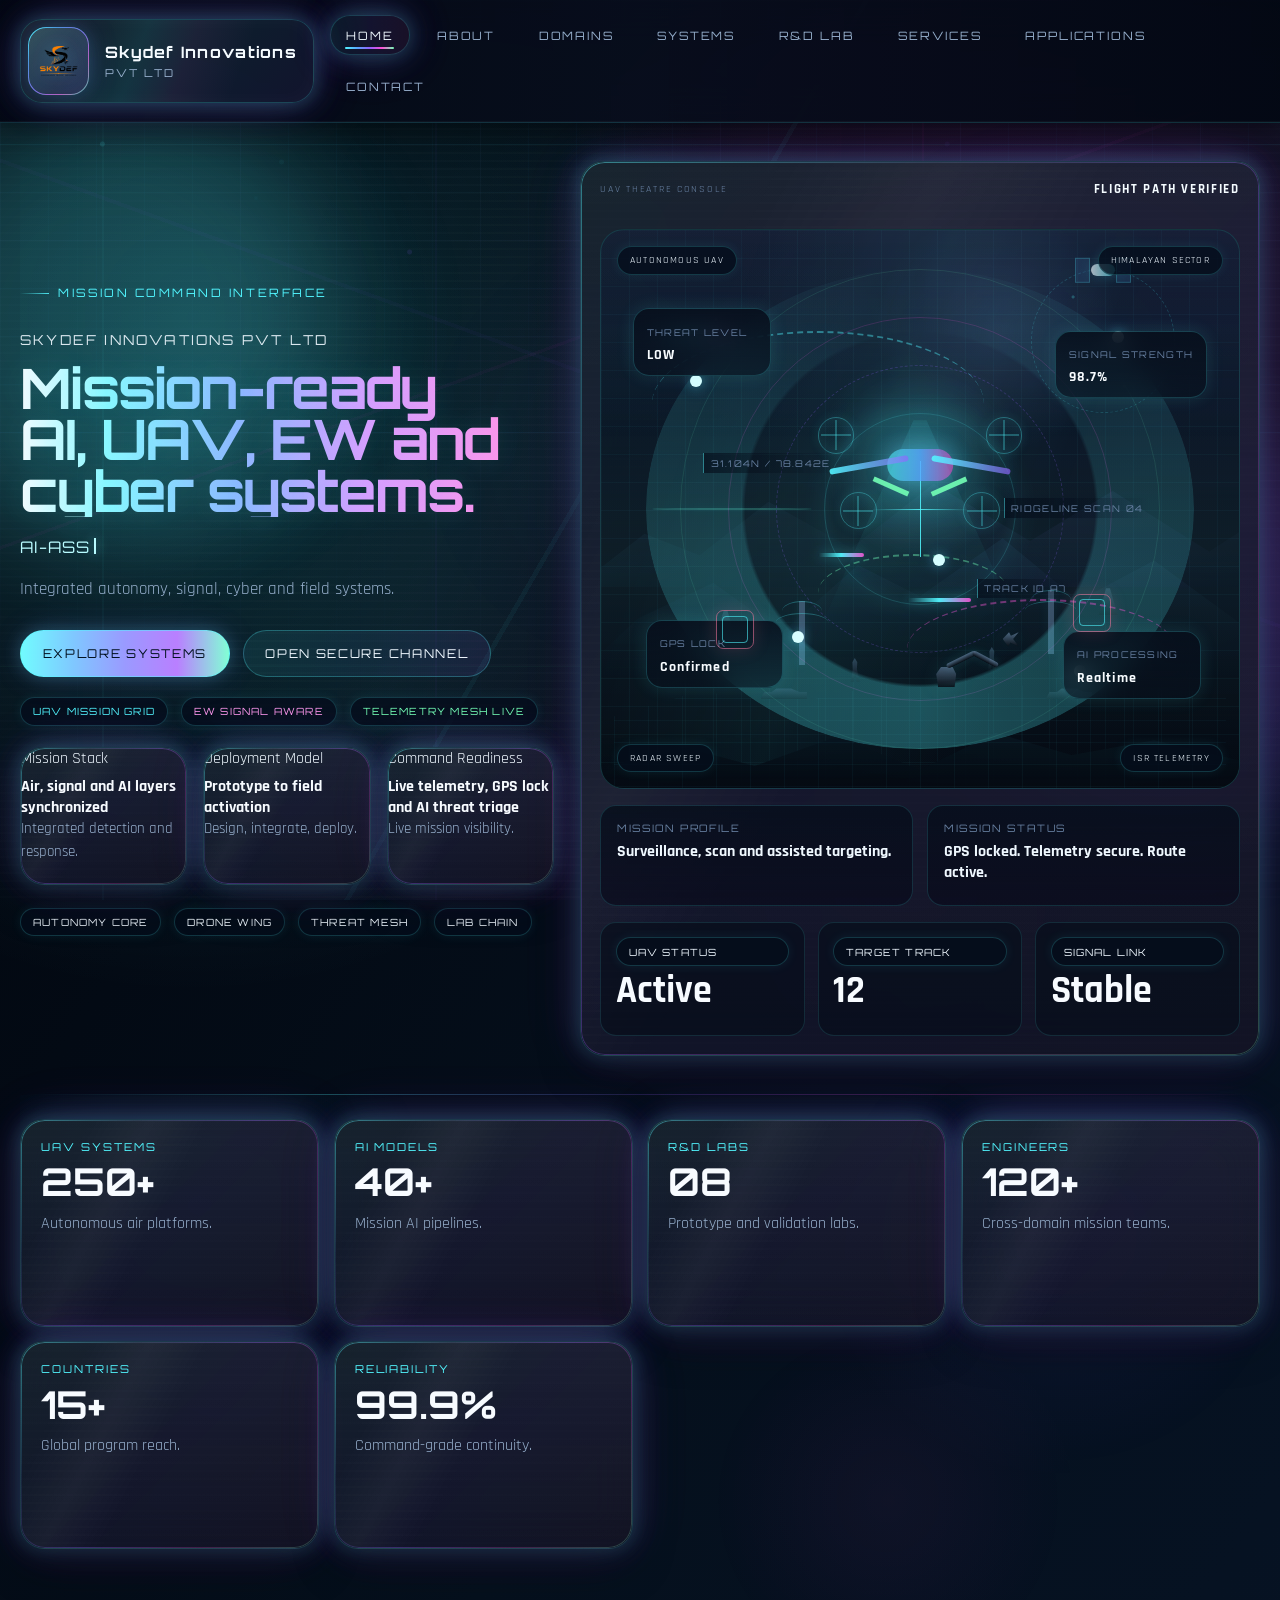
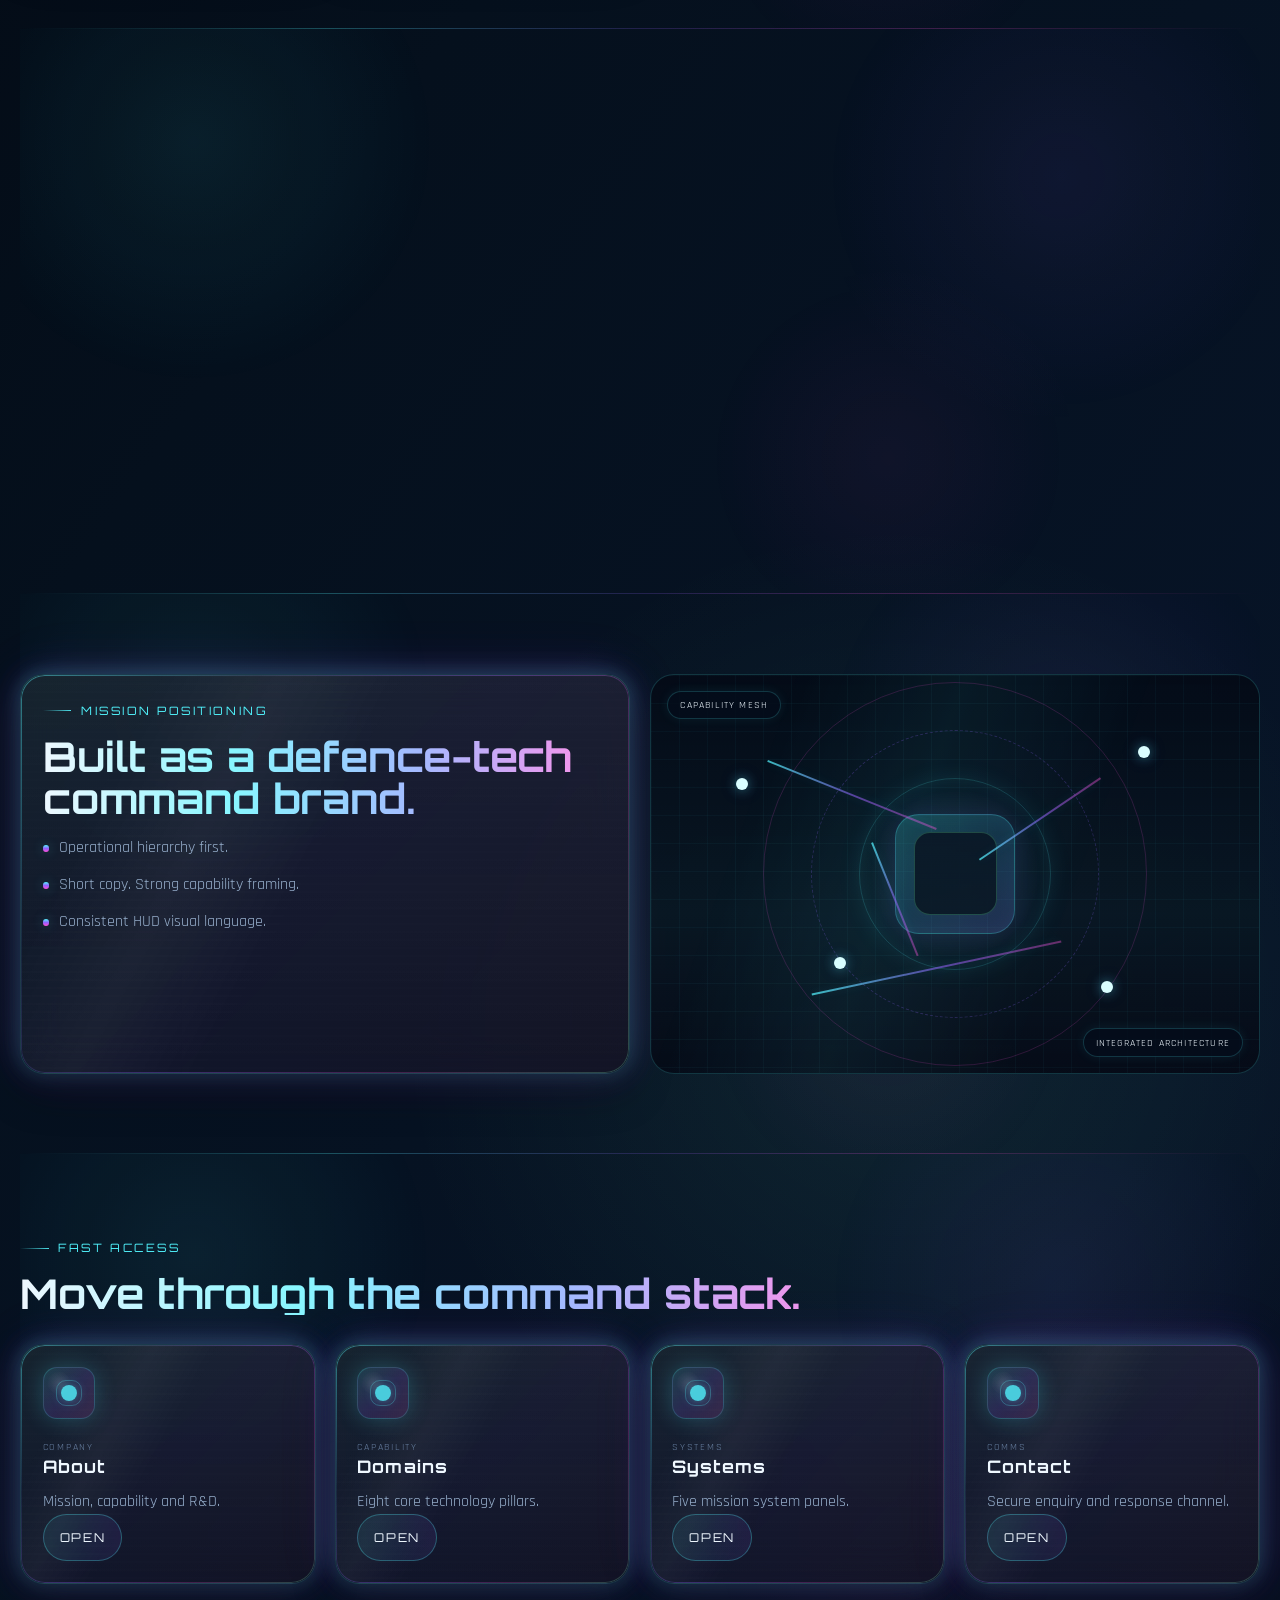
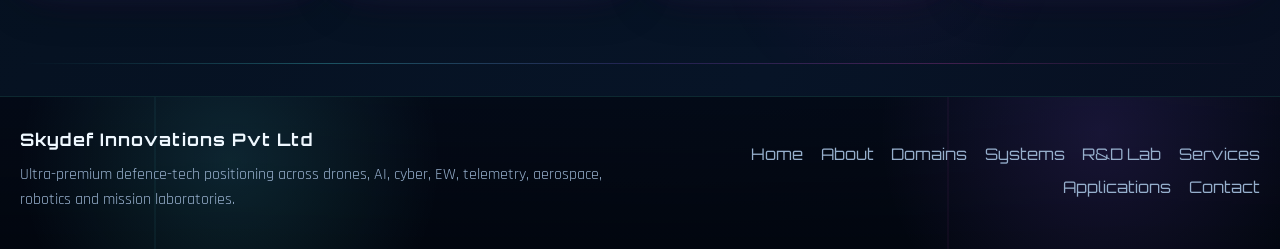
<file: index.html>
<!DOCTYPE html>
<html lang="en">
<head>
    <meta charset="UTF-8">
    <meta name="viewport" content="width=device-width, initial-scale=1.0">
    <title>Skydef Innovations Pvt Ltd | Home</title>
    <meta name="description" content="Skydef Innovations Pvt Ltd builds ultra-premium defence-tech systems across UAVs, AI, cyber, EW, aerospace, robotics, telemetry and R&D infrastructure.">
    <link rel="preconnect" href="https://fonts.googleapis.com">
    <link rel="preconnect" href="https://fonts.gstatic.com" crossorigin>
    <link href="https://fonts.googleapis.com/css2?family=Orbitron:wght@500;700;800&family=Rajdhani:wght@400;500;600;700&display=swap" rel="stylesheet">
    <link rel="stylesheet" href="css/style.css">
</head>
<body data-page="index.html">
    <div class="page-shell">
        <div class="ambient"></div>
        <div class="grid-overlay"></div>
        <div class="circuit-overlay"></div>
        <div class="hud-overlay"></div>

        <header class="site-header">
            <nav class="navbar">
                <a href="index.html" class="brand">
                    <span class="brand-mark"><img src="assets/images/skydef-logo.png" alt="Skydef Innovations logo" class="brand-logo"></span>
                    <span class="brand-text"><strong>Skydef Innovations</strong><small>Pvt Ltd</small></span>
                </a>
                <button class="menu-toggle" id="menuToggle" aria-label="Toggle navigation"><span></span><span></span><span></span></button>
                <div class="nav-links" id="navLinks">
                    <a href="index.html">Home</a>
                    <a href="about.html">About</a>
                    <a href="domains.html">Domains</a>
                    <a href="systems.html">Systems</a>
                    <a href="rd-lab.html">R&amp;D Lab</a>
                    <a href="services.html">Services</a>
                    <a href="applications.html">Applications</a>
                    <a href="contact.html">Contact</a>
                </div>
            </nav>
        </header>

        <main>
            <section class="section hero">
                <div class="hero-copy reveal">
                    <p class="eyebrow">Mission Command Interface</p>
                    <p class="hero-company">Skydef Innovations Pvt Ltd</p>
                    <h1>Mission-ready AI, UAV, EW and cyber systems.</h1>
                    <p class="hero-subtitle">
                        <span class="typing-text" data-typing-text="UAV surveillance mesh online.|AI-assisted target analysis engaged.|Telemetry corridor stabilized across mountain sectors.|Signal dominance layer verified for live operations.">UAV surveillance mesh online.</span>
                    </p>
                    <p class="lead">Integrated autonomy, signal, cyber and field systems.</p>
                    <div class="hero-actions">
                        <a href="systems.html" class="btn btn-primary">Explore Systems</a>
                        <a href="contact.html" class="btn btn-secondary">Open Secure Channel</a>
                    </div>
                    <div class="chip-row">
                        <span class="status-chip cyan">UAV Mission Grid</span>
                        <span class="status-chip magenta">EW Signal Aware</span>
                        <span class="status-chip green">Telemetry Mesh Live</span>
                    </div>
                    <div class="hero-metrics">
                        <article class="glass-card metric-card reveal">
                            <span>Mission Stack</span>
                            <strong>Air, signal and AI layers synchronized</strong>
                            <p>Integrated detection and response.</p>
                        </article>
                        <article class="glass-card metric-card reveal">
                            <span>Deployment Model</span>
                            <strong>Prototype to field activation</strong>
                            <p>Design, integrate, deploy.</p>
                        </article>
                        <article class="glass-card metric-card reveal">
                            <span>Command Readiness</span>
                            <strong>Live telemetry, GPS lock and AI threat triage</strong>
                            <p>Live mission visibility.</p>
                        </article>
                    </div>
                    <div class="nav-code">
                        <span>Autonomy Core</span>
                        <span>Drone Wing</span>
                        <span>Threat Mesh</span>
                        <span>Lab Chain</span>
                    </div>
                </div>

                <div class="hero-visual reveal">
                    <div class="hero-console glass-card">
                        <div class="panel-topline">
                            <span>UAV Theatre Console</span>
                            <strong data-rotate-text="MISSION AI LOCKED|FLIGHT PATH VERIFIED|TELEMETRY BUS STABLE|CYBER WATCH ENABLED">MISSION AI LOCKED</strong>
                        </div>
                        <div class="mission-stage mission-dashboard">
                            <span class="visual-tag tag-top-left">Autonomous UAV</span>
                            <span class="visual-tag tag-top-right">Himalayan Sector</span>
                            <span class="visual-tag tag-bottom-left">Radar Sweep</span>
                            <span class="visual-tag tag-bottom-right">ISR Telemetry</span>
                            <div class="sky-layer"></div>
                            <div class="mountain-range mountain-back"></div>
                            <div class="mountain-range mountain-mid"></div>
                            <div class="mountain-range mountain-front"></div>
                            <div class="terrain-grid"></div>
                            <div class="satellite-orbit">
                                <span class="satellite-body"></span>
                            </div>
                            <div class="scan-beam"></div>
                            <div class="signal-wave wave-a"></div>
                            <div class="signal-wave wave-b"></div>
                            <div class="radar-station station-a"></div>
                            <div class="radar-station station-b"></div>
                            <div class="comm-tower tower-a"></div>
                            <div class="comm-tower tower-b"></div>
                            <div class="tank tank-a"></div>
                            <div class="tank tank-b"></div>
                            <div class="soldier soldier-a"></div>
                            <div class="soldier soldier-b"></div>
                            <div class="robotic-arm arm-a">
                                <span class="arm-base"></span>
                                <span class="arm-joint joint-1"></span>
                                <span class="arm-joint joint-2"></span>
                                <span class="arm-claw"></span>
                            </div>
                            <div class="data-widget widget-a">
                                <span>Threat Level</span>
                                <strong>LOW</strong>
                            </div>
                            <div class="data-widget widget-b">
                                <span>Signal Strength</span>
                                <strong>98.7%</strong>
                            </div>
                            <div class="data-widget widget-c">
                                <span>GPS Lock</span>
                                <strong>Confirmed</strong>
                            </div>
                            <div class="data-widget widget-d">
                                <span>AI Processing</span>
                                <strong>Realtime</strong>
                            </div>
                            <span class="coordinate-label coord-a">31.104N / 78.842E</span>
                            <span class="coordinate-label coord-b">RIDGELINE SCAN 04</span>
                            <span class="coordinate-label coord-c">TRACK ID A7</span>
                            <div class="hud-ring ring-1"></div>
                            <div class="hud-ring ring-2"></div>
                            <div class="hud-ring ring-3"></div>
                            <div class="hud-ring ring-4"></div>
                            <div class="radar-sweep"></div>
                            <div class="crosshair"></div>
                            <div class="drone-shell">
                                <span class="drone-glow"></span>
                                <span class="drone-core"></span>
                                <span class="drone-wing left"></span>
                                <span class="drone-wing right"></span>
                                <span class="drone-tail left"></span>
                                <span class="drone-tail right"></span>
                                <span class="drone-prop p1"></span>
                                <span class="drone-prop p2"></span>
                                <span class="drone-prop p3"></span>
                                <span class="drone-prop p4"></span>
                            </div>
                            <div class="flight-path path-a"></div>
                            <div class="flight-path path-b"></div>
                            <div class="flight-path path-c"></div>
                            <span class="flight-node node-a"></span>
                            <span class="flight-node node-b"></span>
                            <span class="flight-node node-c"></span>
                            <span class="flight-node node-d"></span>
                            <span class="flight-node node-e"></span>
                            <span class="target-lock lock-a"></span>
                            <span class="target-lock lock-b"></span>
                        </div>
                        <div class="hero-status-grid">
                            <div class="data-grid two-col">
                                <div class="data-block">
                                    <span>Mission Profile</span>
                                    <strong>Surveillance, scan and assisted targeting.</strong>
                                </div>
                                <div class="data-block">
                                    <span>Mission Status</span>
                                    <strong>GPS locked. Telemetry secure. Route active.</strong>
                                </div>
                            </div>
                            <div class="mini-stat-grid">
                                <div class="mini-stat">
                                    <span class="mini-stat-label">UAV Status</span>
                                    <strong class="mini-stat-value">Active</strong>
                                </div>
                                <div class="mini-stat">
                                    <span class="mini-stat-label">Target Track</span>
                                    <strong class="mini-stat-value">12</strong>
                                </div>
                                <div class="mini-stat">
                                    <span class="mini-stat-label">Signal Link</span>
                                    <strong class="mini-stat-value">Stable</strong>
                                </div>
                            </div>
                        </div>
                    </div>
                </div>
            </section>

            <section class="section stat-strip">
                <div class="stats-grid">
                    <article class="stat-panel reveal"><span class="stat-label">UAV Systems</span><strong class="stat-number">250+</strong><p>Autonomous air platforms.</p></article>
                    <article class="stat-panel reveal"><span class="stat-label">AI Models</span><strong class="stat-number">40+</strong><p>Mission AI pipelines.</p></article>
                    <article class="stat-panel reveal"><span class="stat-label">R&amp;D Labs</span><strong class="stat-number">08</strong><p>Prototype and validation labs.</p></article>
                    <article class="stat-panel reveal"><span class="stat-label">Engineers</span><strong class="stat-number">120+</strong><p>Cross-domain mission teams.</p></article>
                    <article class="stat-panel reveal"><span class="stat-label">Countries</span><strong class="stat-number">15+</strong><p>Global program reach.</p></article>
                    <article class="stat-panel reveal"><span class="stat-label">Reliability</span><strong class="stat-number">99.9%</strong><p>Command-grade continuity.</p></article>
                </div>
            </section>

            <section class="section">
                <div class="section-heading reveal">
                    <p class="section-kicker">Command Modules</p>
                    <h2>One stack for air, signal, lab and field systems.</h2>
                    <p>Short capability panels. Clear mission focus.</p>
                </div>
                <div class="panel-grid three-col">
                    <article class="command-panel reveal">
                        <div class="domain-icon"></div>
                        <span class="card-kicker">01 / Autonomous Air</span>
                        <h3>Drone and UAV Mission Layer</h3>
                        <p>Airframes, payloads and flight control.</p>
                        <div class="status-bar"><span class="status-bar-fill" style="--fill:88%"></span></div>
                    </article>
                    <article class="command-panel reveal">
                        <div class="domain-icon"></div>
                        <span class="card-kicker">02 / AI Decision Stack</span>
                        <h3>Machine Learning and Robotics</h3>
                        <p>Autonomy, robotics and analytics.</p>
                        <div class="status-bar"><span class="status-bar-fill" style="--fill:82%"></span></div>
                    </article>
                    <article class="command-panel reveal">
                        <div class="domain-icon"></div>
                        <span class="card-kicker">03 / Signal Dominance</span>
                        <h3>Cyber, EW and Telemetry Mesh</h3>
                        <p>Secure comms, EW and telemetry.</p>
                        <div class="status-bar"><span class="status-bar-fill" style="--fill:91%"></span></div>
                    </article>
                </div>
            </section>

            <section class="section">
                <div class="section-split">
                    <article class="glass-card card-pad reveal">
                        <p class="section-kicker">Mission Positioning</p>
                        <h2>Built as a defence-tech command brand.</h2>
                        <ul class="list">
                            <li>Operational hierarchy first.</li>
                            <li>Short copy. Strong capability framing.</li>
                            <li>Consistent HUD visual language.</li>
                        </ul>
                    </article>
                    <article class="visual-panel reveal">
                        <div class="visual-frame about-stage">
                            <span class="visual-tag tag-top-left">Capability Mesh</span>
                            <span class="visual-tag tag-bottom-right">Integrated Architecture</span>
                            <div class="hud-ring ring-1"></div>
                            <div class="hud-ring ring-2"></div>
                            <div class="hud-ring ring-3"></div>
                            <div class="center-core"></div>
                            <span class="diagram-node node-a"></span>
                            <span class="diagram-node node-b"></span>
                            <span class="diagram-node node-c"></span>
                            <span class="diagram-node node-d"></span>
                            <div class="diagram-line line-a"></div>
                            <div class="diagram-line line-b"></div>
                            <div class="diagram-line line-c"></div>
                            <div class="diagram-line line-d"></div>
                        </div>
                    </article>
                </div>
            </section>

            <section class="section">
                <div class="section-heading reveal">
                    <p class="section-kicker">Fast Access</p>
                    <h2>Move through the command stack.</h2>
                </div>
                <div class="panel-grid four-col">
                    <article class="glass-card mini-panel reveal">
                        <div class="domain-icon"></div>
                        <span class="card-kicker">Company</span>
                        <h3>About</h3>
                        <p>Mission, capability and R&amp;D.</p>
                        <a href="about.html" class="btn btn-ghost">Open</a>
                    </article>
                    <article class="glass-card mini-panel reveal">
                        <div class="domain-icon"></div>
                        <span class="card-kicker">Capability</span>
                        <h3>Domains</h3>
                        <p>Eight core technology pillars.</p>
                        <a href="domains.html" class="btn btn-ghost">Open</a>
                    </article>
                    <article class="glass-card mini-panel reveal">
                        <div class="domain-icon"></div>
                        <span class="card-kicker">Systems</span>
                        <h3>Systems</h3>
                        <p>Five mission system panels.</p>
                        <a href="systems.html" class="btn btn-ghost">Open</a>
                    </article>
                    <article class="glass-card mini-panel reveal">
                        <div class="domain-icon"></div>
                        <span class="card-kicker">Comms</span>
                        <h3>Contact</h3>
                        <p>Secure enquiry and response channel.</p>
                        <a href="contact.html" class="btn btn-ghost">Open</a>
                    </article>
                </div>
            </section>
        </main>

        <footer class="site-footer">
            <div class="footer-shell">
                <div>
                    <h3>Skydef Innovations Pvt Ltd</h3>
                    <p>Ultra-premium defence-tech positioning across drones, AI, cyber, EW, telemetry, aerospace, robotics and mission laboratories.</p>
                </div>
                <div class="footer-links">
                    <a href="index.html">Home</a>
                    <a href="about.html">About</a>
                    <a href="domains.html">Domains</a>
                    <a href="systems.html">Systems</a>
                    <a href="rd-lab.html">R&amp;D Lab</a>
                    <a href="services.html">Services</a>
                    <a href="applications.html">Applications</a>
                    <a href="contact.html">Contact</a>
                </div>
            </div>
        </footer>
    </div>
    <script src="js/script.js"></script>
</body>
</html>
</file>
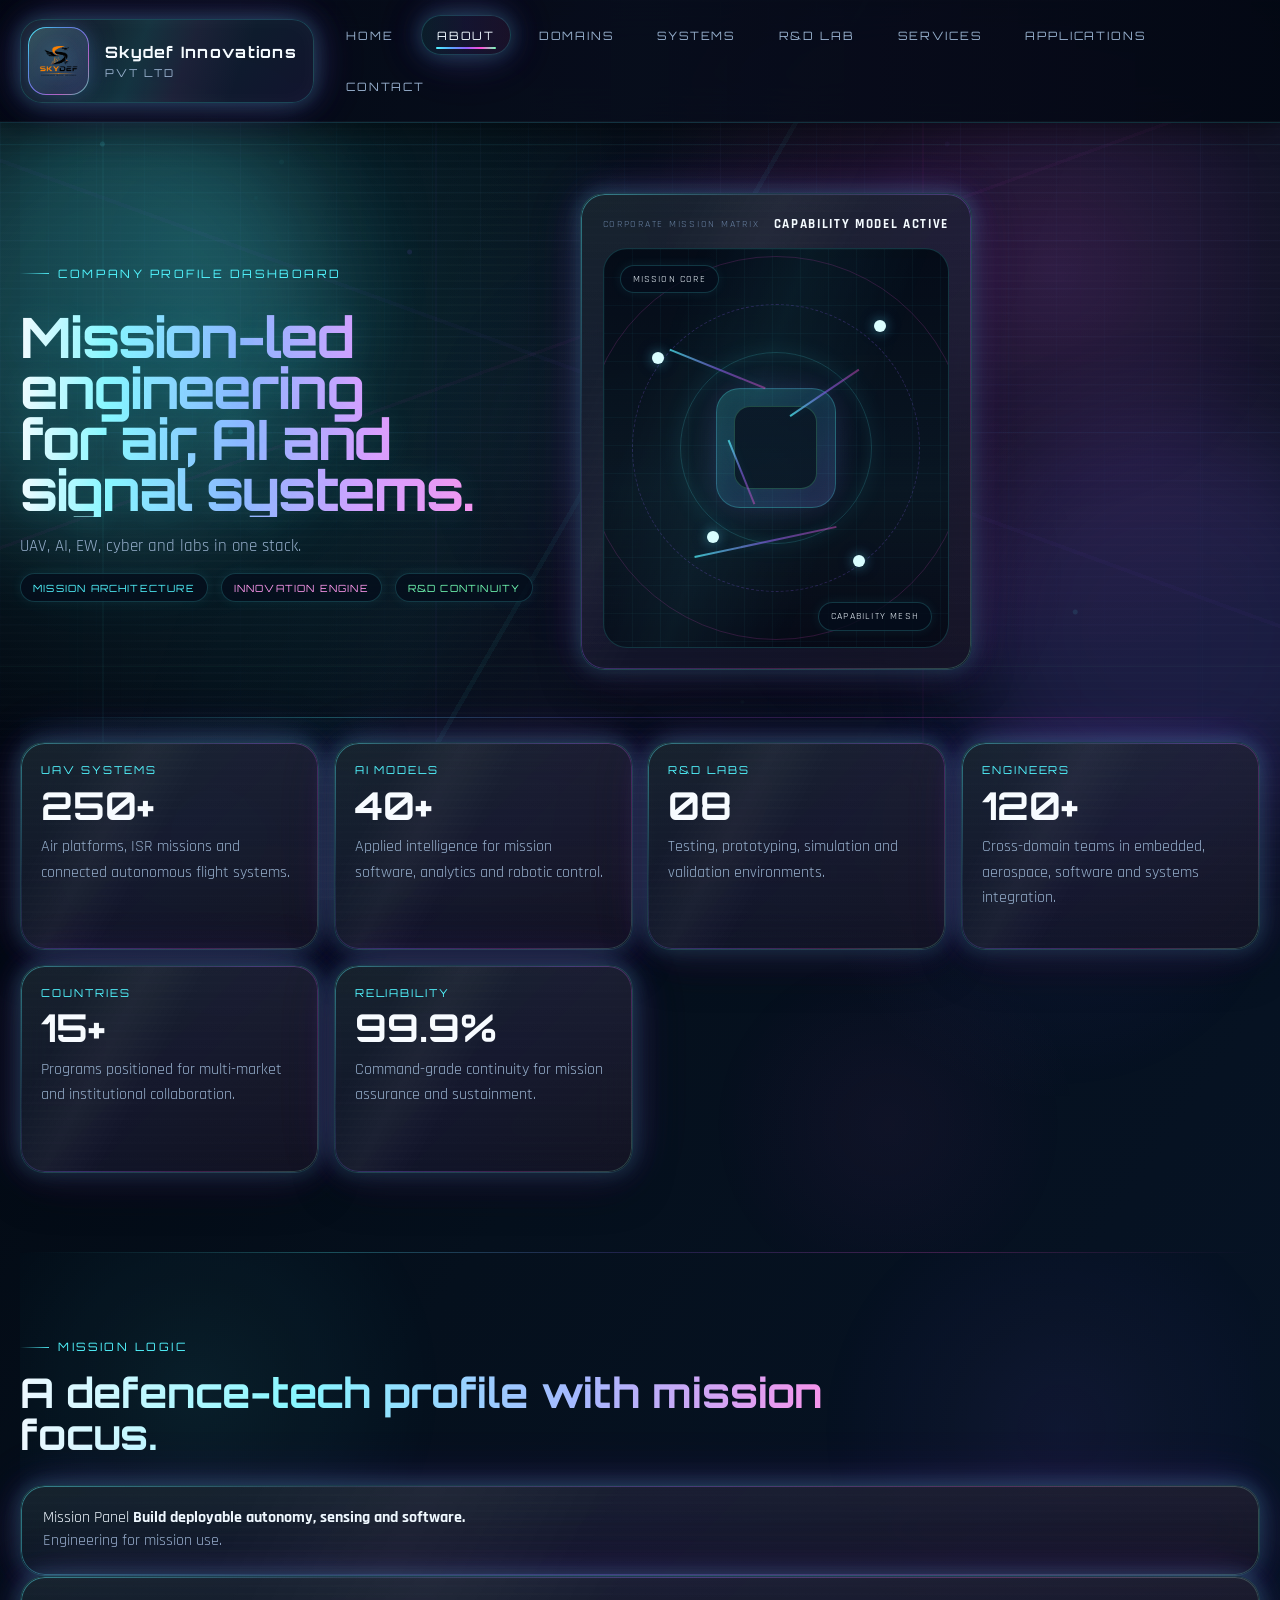
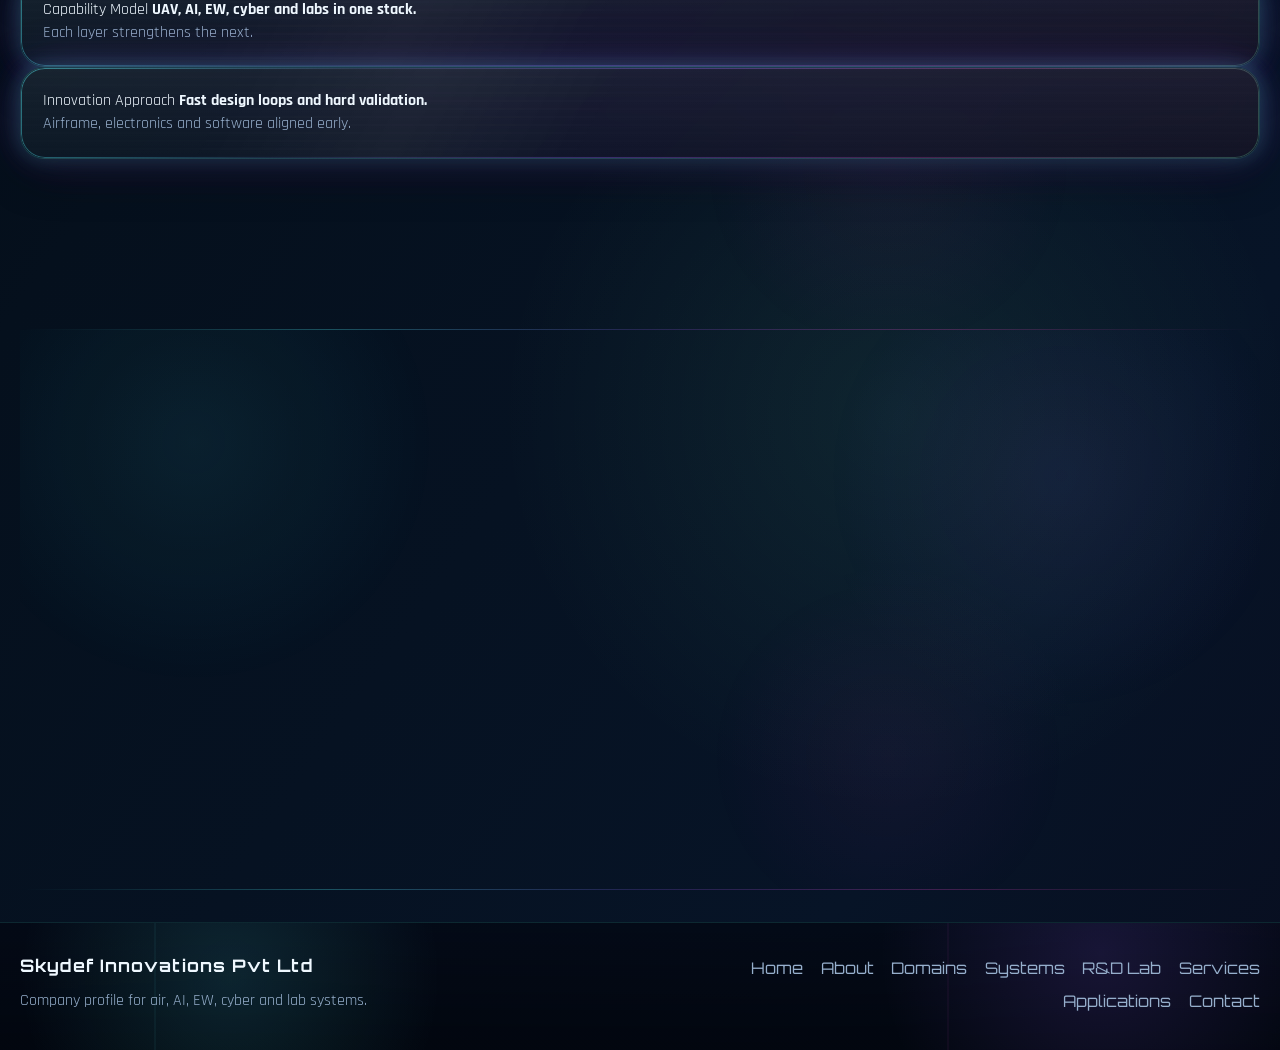
<file: about.html>
<!DOCTYPE html>
<html lang="en">
<head>
    <meta charset="UTF-8">
    <meta name="viewport" content="width=device-width, initial-scale=1.0">
    <title>Skydef Innovations Pvt Ltd | About</title>
    <meta name="description" content="About Skydef Innovations Pvt Ltd, a defence-tech command-center company delivering UAV, AI, aerospace, telemetry, cyber, EW, robotics and R&D capability.">
    <link rel="preconnect" href="https://fonts.googleapis.com">
    <link rel="preconnect" href="https://fonts.gstatic.com" crossorigin>
    <link href="https://fonts.googleapis.com/css2?family=Orbitron:wght@500;700;800&family=Rajdhani:wght@400;500;600;700&display=swap" rel="stylesheet">
    <link rel="stylesheet" href="css/style.css">
</head>
<body data-page="about.html">
    <div class="page-shell">
        <div class="ambient"></div>
        <div class="grid-overlay"></div>
        <div class="circuit-overlay"></div>
        <div class="hud-overlay"></div>

        <header class="site-header">
            <nav class="navbar">
                <a href="index.html" class="brand">
                    <span class="brand-mark"><img src="assets/images/skydef-logo.png" alt="Skydef Innovations logo" class="brand-logo"></span>
                    <span class="brand-text"><strong>Skydef Innovations</strong><small>Pvt Ltd</small></span>
                </a>
                <button class="menu-toggle" id="menuToggle" aria-label="Toggle navigation"><span></span><span></span><span></span></button>
                <div class="nav-links" id="navLinks">
                    <a href="index.html">Home</a>
                    <a href="about.html">About</a>
                    <a href="domains.html">Domains</a>
                    <a href="systems.html">Systems</a>
                    <a href="rd-lab.html">R&amp;D Lab</a>
                    <a href="services.html">Services</a>
                    <a href="applications.html">Applications</a>
                    <a href="contact.html">Contact</a>
                </div>
            </nav>
        </header>

        <main>
            <section class="section hero hero-page">
                <div class="hero-copy reveal">
                    <p class="eyebrow">Company Profile Dashboard</p>
                    <h1>Mission-led engineering for air, AI and signal systems.</h1>
                    <p class="lead">UAV, AI, EW, cyber and labs in one stack.</p>
                    <div class="chip-row">
                        <span class="status-chip cyan">Mission Architecture</span>
                        <span class="status-chip magenta">Innovation Engine</span>
                        <span class="status-chip green">R&amp;D Continuity</span>
                    </div>
                </div>
                <div class="hero-visual reveal">
                    <div class="hero-side-card glass-card">
                        <div class="panel-topline">
                            <span>Corporate Mission Matrix</span>
                            <strong data-rotate-text="VISION GRID ONLINE|CAPABILITY MODEL ACTIVE|LAB CHAIN ARMED|PROGRAM ENGINE SYNCHRONIZED">VISION GRID ONLINE</strong>
                        </div>
                        <div class="about-stage">
                            <span class="visual-tag tag-top-left">Mission Core</span>
                            <span class="visual-tag tag-bottom-right">Capability Mesh</span>
                            <div class="hud-ring ring-1"></div>
                            <div class="hud-ring ring-2"></div>
                            <div class="hud-ring ring-3"></div>
                            <div class="center-core"></div>
                            <span class="diagram-node node-a"></span>
                            <span class="diagram-node node-b"></span>
                            <span class="diagram-node node-c"></span>
                            <span class="diagram-node node-d"></span>
                            <div class="diagram-line line-a"></div>
                            <div class="diagram-line line-b"></div>
                            <div class="diagram-line line-c"></div>
                            <div class="diagram-line line-d"></div>
                        </div>
                    </div>
                </div>
            </section>

            <section class="section stat-strip">
                <div class="stats-grid">
                    <article class="stat-panel reveal"><span class="stat-label">UAV Systems</span><strong class="stat-number">250+</strong><p>Air platforms, ISR missions and connected autonomous flight systems.</p></article>
                    <article class="stat-panel reveal"><span class="stat-label">AI Models</span><strong class="stat-number">40+</strong><p>Applied intelligence for mission software, analytics and robotic control.</p></article>
                    <article class="stat-panel reveal"><span class="stat-label">R&amp;D Labs</span><strong class="stat-number">08</strong><p>Testing, prototyping, simulation and validation environments.</p></article>
                    <article class="stat-panel reveal"><span class="stat-label">Engineers</span><strong class="stat-number">120+</strong><p>Cross-domain teams in embedded, aerospace, software and systems integration.</p></article>
                    <article class="stat-panel reveal"><span class="stat-label">Countries</span><strong class="stat-number">15+</strong><p>Programs positioned for multi-market and institutional collaboration.</p></article>
                    <article class="stat-panel reveal"><span class="stat-label">Reliability</span><strong class="stat-number">99.9%</strong><p>Command-grade continuity for mission assurance and sustainment.</p></article>
                </div>
            </section>

            <section class="section">
                <div class="section-heading reveal">
                    <p class="section-kicker">Mission Logic</p>
                    <h2>A defence-tech profile with mission focus.</h2>
                </div>
                <div class="capability-grid">
                    <article class="glass-card capability-card reveal">
                        <span>Mission Panel</span>
                        <strong>Build deployable autonomy, sensing and software.</strong>
                        <p>Engineering for mission use.</p>
                    </article>
                    <article class="glass-card capability-card reveal">
                        <span>Capability Model</span>
                        <strong>UAV, AI, EW, cyber and labs in one stack.</strong>
                        <p>Each layer strengthens the next.</p>
                    </article>
                    <article class="glass-card capability-card reveal">
                        <span>Innovation Approach</span>
                        <strong>Fast design loops and hard validation.</strong>
                        <p>Airframe, electronics and software aligned early.</p>
                    </article>
                    <article class="glass-card capability-card reveal">
                        <span>R&amp;D Focus</span>
                        <strong>Testing, simulation and future mission work.</strong>
                        <p>Built for long-term technical depth.</p>
                    </article>
                </div>
            </section>

            <section class="section">
                <div class="section-split">
                    <article class="glass-card card-pad reveal">
                        <p class="section-kicker">Business Scope</p>
                        <h2>Built for products, labs and turnkey delivery.</h2>
                        <ul class="list">
                            <li>UAV, aerospace, robotics and embedded systems.</li>
                            <li>AI software, analytics and mission data systems.</li>
                            <li>Labs, simulation and training infrastructure.</li>
                        </ul>
                    </article>
                    <article class="visual-panel reveal">
                        <div class="visual-frame">
                            <span class="visual-tag tag-top-left">Innovation Grid</span>
                            <span class="visual-tag tag-bottom-right">Field + Lab + Software</span>
                            <div class="lab-grid" style="padding:1rem;">
                                <div class="lab-cell"><span>Air Systems</span><strong>UAV Platforms</strong><p>Mission airframes and payloads.</p></div>
                                <div class="lab-cell"><span>AI Stack</span><strong>Intelligent Autonomy</strong><p>Autonomy and decision support.</p></div>
                                <div class="lab-cell"><span>Signal Layer</span><strong>EW / Cyber</strong><p>Secure links and resilient systems.</p></div>
                                <div class="lab-cell"><span>Simulation</span><strong>Digital Twin</strong><p>Training and validation.</p></div>
                            </div>
                        </div>
                    </article>
                </div>
            </section>
        </main>

        <footer class="site-footer">
            <div class="footer-shell">
                <div>
                    <h3>Skydef Innovations Pvt Ltd</h3>
                    <p>Company profile for air, AI, EW, cyber and lab systems.</p>
                </div>
                <div class="footer-links">
                    <a href="index.html">Home</a>
                    <a href="about.html">About</a>
                    <a href="domains.html">Domains</a>
                    <a href="systems.html">Systems</a>
                    <a href="rd-lab.html">R&amp;D Lab</a>
                    <a href="services.html">Services</a>
                    <a href="applications.html">Applications</a>
                    <a href="contact.html">Contact</a>
                </div>
            </div>
        </footer>
    </div>
    <script src="js/script.js"></script>
</body>
</html>
</file>
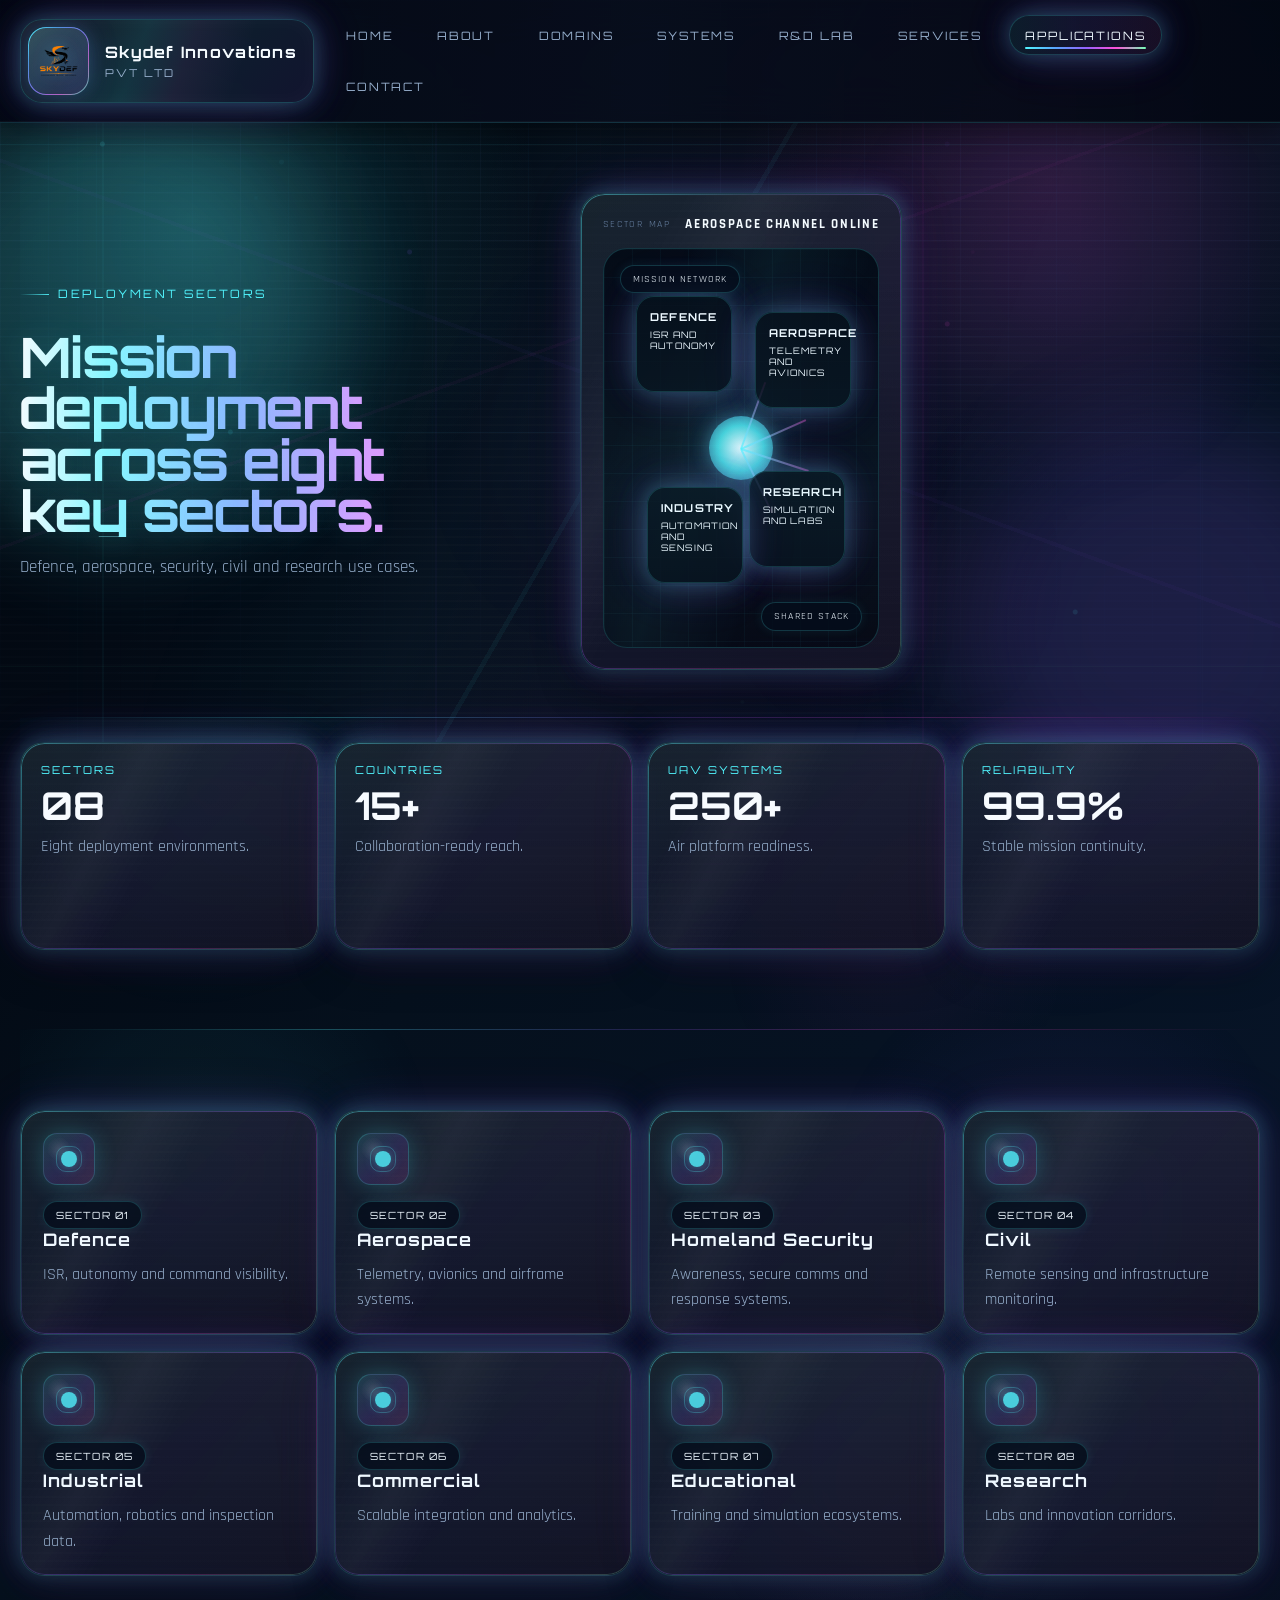
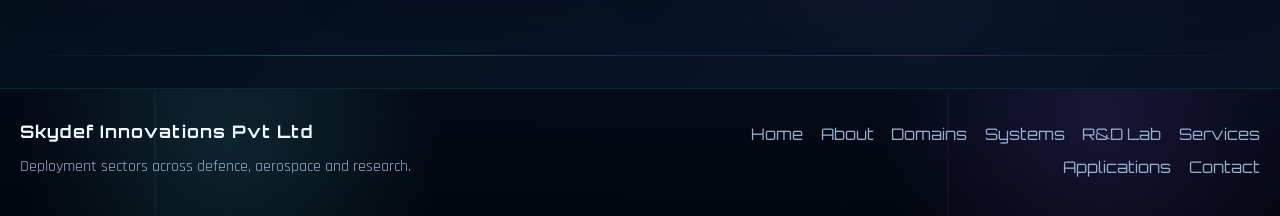
<file: applications.html>
<!DOCTYPE html>
<html lang="en">
<head>
    <meta charset="UTF-8">
    <meta name="viewport" content="width=device-width, initial-scale=1.0">
    <title>Skydef Innovations Pvt Ltd | Applications</title>
    <meta name="description" content="Skydef application sectors across defence, aerospace, homeland security, civil, industrial, commercial, educational and research deployments.">
    <link rel="preconnect" href="https://fonts.googleapis.com">
    <link rel="preconnect" href="https://fonts.gstatic.com" crossorigin>
    <link href="https://fonts.googleapis.com/css2?family=Orbitron:wght@500;700;800&family=Rajdhani:wght@400;500;600;700&display=swap" rel="stylesheet">
    <link rel="stylesheet" href="css/style.css">
</head>
<body data-page="applications.html">
    <div class="page-shell">
        <div class="ambient"></div>
        <div class="grid-overlay"></div>
        <div class="circuit-overlay"></div>
        <div class="hud-overlay"></div>

        <header class="site-header">
            <nav class="navbar">
                <a href="index.html" class="brand">
                    <span class="brand-mark"><img src="assets/images/skydef-logo.png" alt="Skydef Innovations logo" class="brand-logo"></span>
                    <span class="brand-text"><strong>Skydef Innovations</strong><small>Pvt Ltd</small></span>
                </a>
                <button class="menu-toggle" id="menuToggle" aria-label="Toggle navigation"><span></span><span></span><span></span></button>
                <div class="nav-links" id="navLinks">
                    <a href="index.html">Home</a>
                    <a href="about.html">About</a>
                    <a href="domains.html">Domains</a>
                    <a href="systems.html">Systems</a>
                    <a href="rd-lab.html">R&amp;D Lab</a>
                    <a href="services.html">Services</a>
                    <a href="applications.html">Applications</a>
                    <a href="contact.html">Contact</a>
                </div>
            </nav>
        </header>

        <main>
            <section class="section hero hero-page">
                <div class="hero-copy reveal">
                    <p class="eyebrow">Deployment Sectors</p>
                    <h1>Mission deployment across eight key sectors.</h1>
                    <p class="lead">Defence, aerospace, security, civil and research use cases.</p>
                </div>
                <div class="hero-visual reveal">
                    <div class="hero-side-card glass-card">
                        <div class="panel-topline">
                            <span>Sector Map</span>
                            <strong data-rotate-text="DEFENCE VECTOR LOCKED|AEROSPACE CHANNEL ONLINE|HOMELAND GRID ACTIVE|RESEARCH NODE SYNCHRONIZED">DEFENCE VECTOR LOCKED</strong>
                        </div>
                        <div class="sector-stage">
                            <span class="visual-tag tag-top-left">Mission Network</span>
                            <span class="visual-tag tag-bottom-right">Shared Stack</span>
                            <div class="sector-hub"></div>
                            <div class="sector-beam b1"></div><div class="sector-beam b2"></div><div class="sector-beam b3"></div><div class="sector-beam b4"></div>
                            <div class="sector-node n1"><strong>Defence</strong>ISR and autonomy</div>
                            <div class="sector-node n2"><strong>Aerospace</strong>Telemetry and avionics</div>
                            <div class="sector-node n3"><strong>Research</strong>Simulation and labs</div>
                            <div class="sector-node n4"><strong>Industry</strong>Automation and sensing</div>
                        </div>
                    </div>
                </div>
            </section>

            <section class="section stat-strip">
                <div class="stats-grid">
                    <article class="stat-panel reveal"><span class="stat-label">Sectors</span><strong class="stat-number">08</strong><p>Eight deployment environments.</p></article>
                    <article class="stat-panel reveal"><span class="stat-label">Countries</span><strong class="stat-number">15+</strong><p>Collaboration-ready reach.</p></article>
                    <article class="stat-panel reveal"><span class="stat-label">UAV Systems</span><strong class="stat-number">250+</strong><p>Air platform readiness.</p></article>
                    <article class="stat-panel reveal"><span class="stat-label">Reliability</span><strong class="stat-number">99.9%</strong><p>Stable mission continuity.</p></article>
                </div>
            </section>

            <section class="section">
                <div class="applications-grid">
                    <article class="glass-card sector-card reveal"><div class="domain-icon"></div><span class="sector-badge">Sector 01</span><h3>Defence</h3><p>ISR, autonomy and command visibility.</p></article>
                    <article class="glass-card sector-card reveal"><div class="domain-icon"></div><span class="sector-badge">Sector 02</span><h3>Aerospace</h3><p>Telemetry, avionics and airframe systems.</p></article>
                    <article class="glass-card sector-card reveal"><div class="domain-icon"></div><span class="sector-badge">Sector 03</span><h3>Homeland Security</h3><p>Awareness, secure comms and response systems.</p></article>
                    <article class="glass-card sector-card reveal"><div class="domain-icon"></div><span class="sector-badge">Sector 04</span><h3>Civil</h3><p>Remote sensing and infrastructure monitoring.</p></article>
                    <article class="glass-card sector-card reveal"><div class="domain-icon"></div><span class="sector-badge">Sector 05</span><h3>Industrial</h3><p>Automation, robotics and inspection data.</p></article>
                    <article class="glass-card sector-card reveal"><div class="domain-icon"></div><span class="sector-badge">Sector 06</span><h3>Commercial</h3><p>Scalable integration and analytics.</p></article>
                    <article class="glass-card sector-card reveal"><div class="domain-icon"></div><span class="sector-badge">Sector 07</span><h3>Educational</h3><p>Training and simulation ecosystems.</p></article>
                    <article class="glass-card sector-card reveal"><div class="domain-icon"></div><span class="sector-badge">Sector 08</span><h3>Research</h3><p>Labs and innovation corridors.</p></article>
                </div>
            </section>
        </main>

        <footer class="site-footer">
            <div class="footer-shell">
                <div>
                    <h3>Skydef Innovations Pvt Ltd</h3>
                    <p>Deployment sectors across defence, aerospace and research.</p>
                </div>
                <div class="footer-links">
                    <a href="index.html">Home</a>
                    <a href="about.html">About</a>
                    <a href="domains.html">Domains</a>
                    <a href="systems.html">Systems</a>
                    <a href="rd-lab.html">R&amp;D Lab</a>
                    <a href="services.html">Services</a>
                    <a href="applications.html">Applications</a>
                    <a href="contact.html">Contact</a>
                </div>
            </div>
        </footer>
    </div>
    <script src="js/script.js"></script>
</body>
</html>
</file>
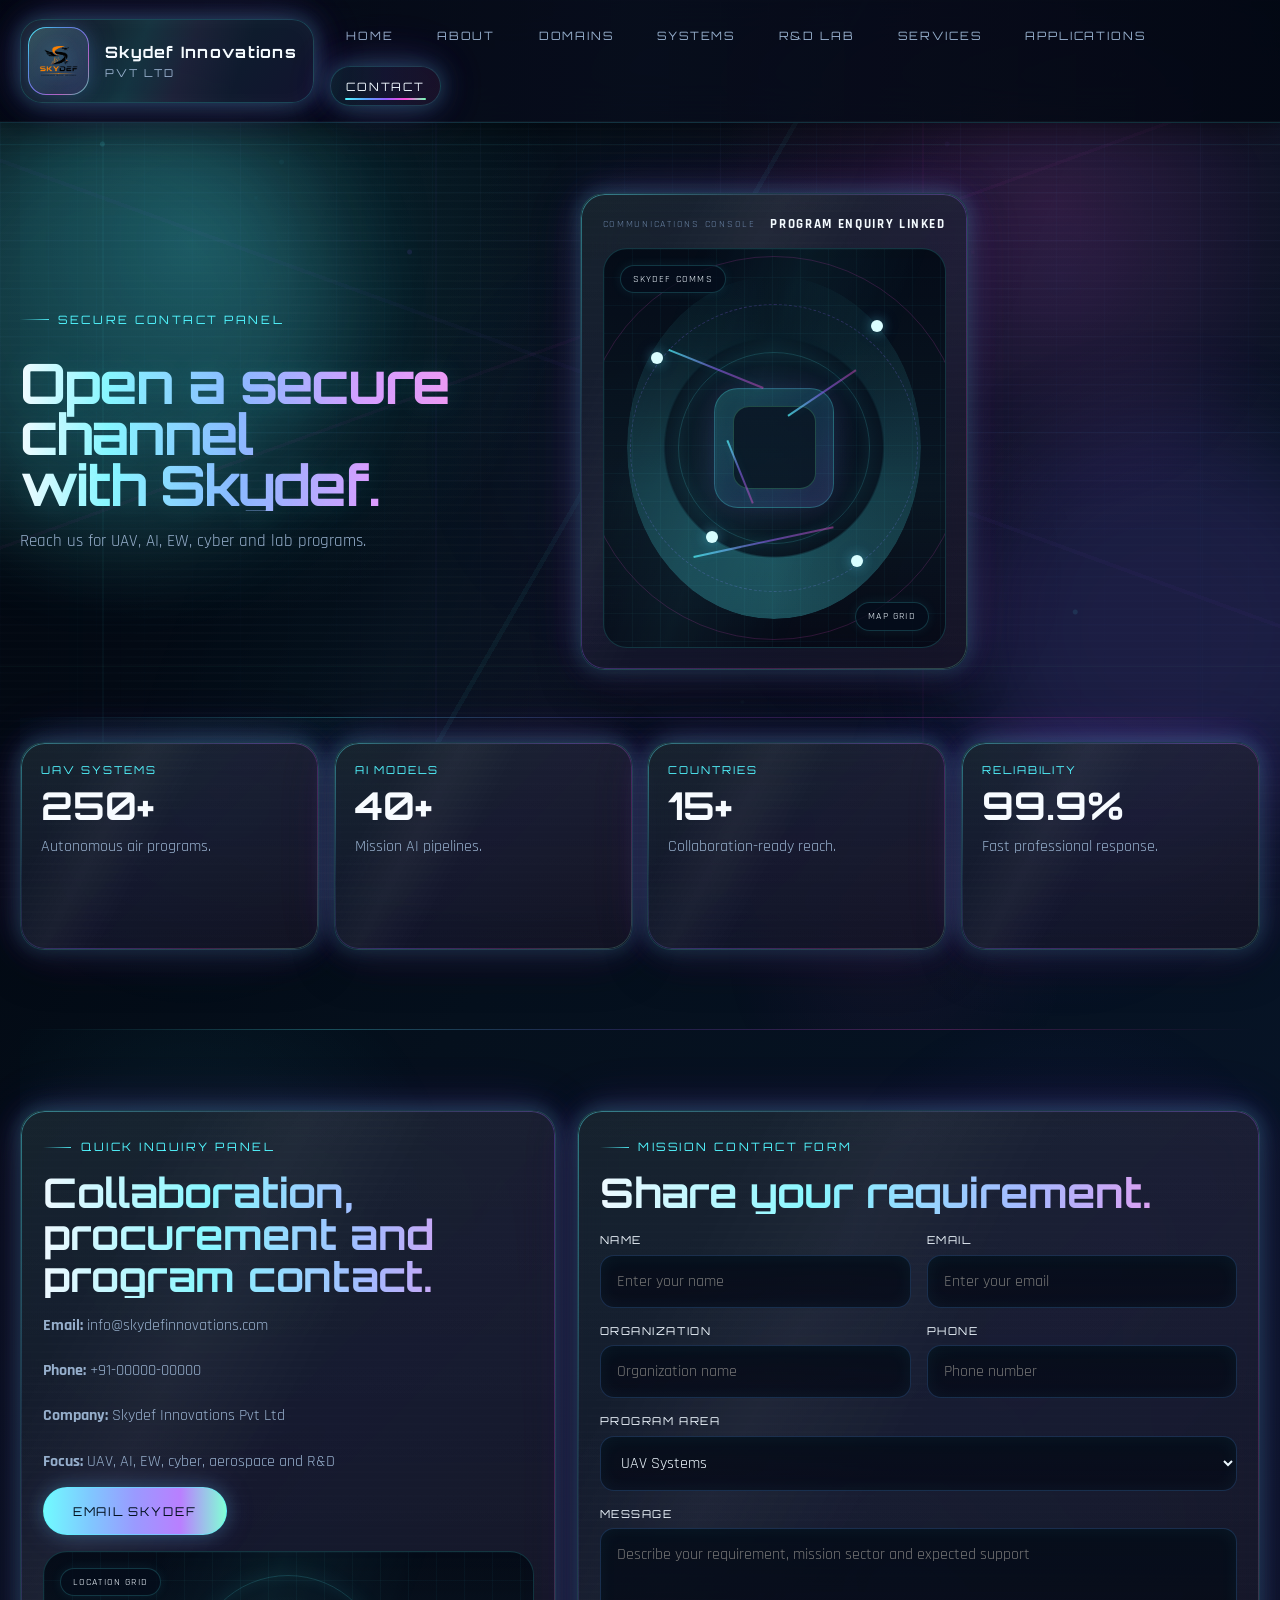
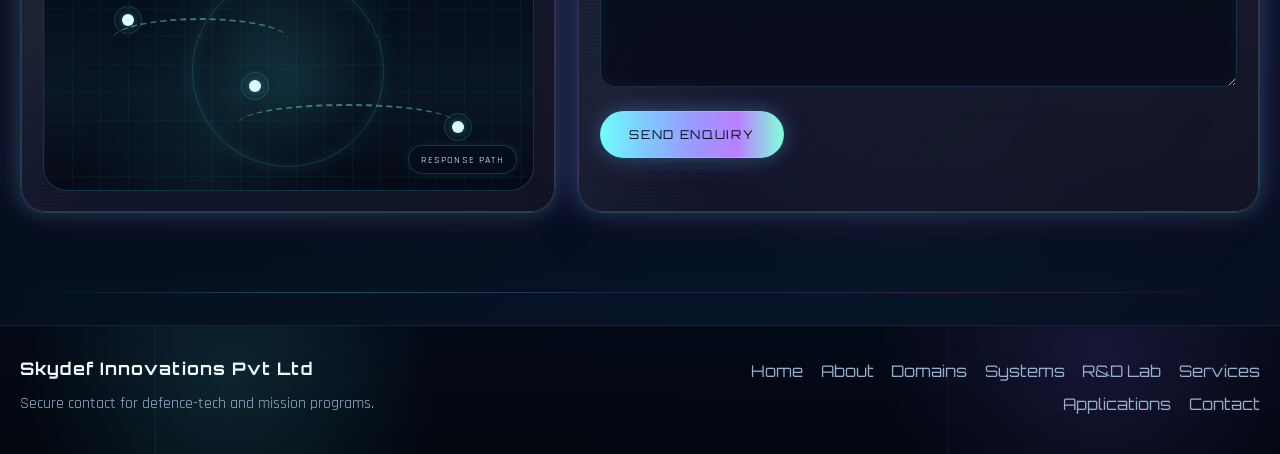
<file: contact.html>
<!DOCTYPE html>
<html lang="en">
<head>
    <meta charset="UTF-8">
    <meta name="viewport" content="width=device-width, initial-scale=1.0">
    <title>Skydef Innovations Pvt Ltd | Contact</title>
    <meta name="description" content="Contact Skydef Innovations Pvt Ltd for UAV, AI, EW, cyber, telemetry, simulation, R&D and turnkey defence-tech collaborations.">
    <link rel="preconnect" href="https://fonts.googleapis.com">
    <link rel="preconnect" href="https://fonts.gstatic.com" crossorigin>
    <link href="https://fonts.googleapis.com/css2?family=Orbitron:wght@500;700;800&family=Rajdhani:wght@400;500;600;700&display=swap" rel="stylesheet">
    <link rel="stylesheet" href="css/style.css">
</head>
<body data-page="contact.html">
    <div class="page-shell">
        <div class="ambient"></div>
        <div class="grid-overlay"></div>
        <div class="circuit-overlay"></div>
        <div class="hud-overlay"></div>

        <header class="site-header">
            <nav class="navbar">
                <a href="index.html" class="brand">
                    <span class="brand-mark"><img src="assets/images/skydef-logo.png" alt="Skydef Innovations logo" class="brand-logo"></span>
                    <span class="brand-text"><strong>Skydef Innovations</strong><small>Pvt Ltd</small></span>
                </a>
                <button class="menu-toggle" id="menuToggle" aria-label="Toggle navigation"><span></span><span></span><span></span></button>
                <div class="nav-links" id="navLinks">
                    <a href="index.html">Home</a>
                    <a href="about.html">About</a>
                    <a href="domains.html">Domains</a>
                    <a href="systems.html">Systems</a>
                    <a href="rd-lab.html">R&amp;D Lab</a>
                    <a href="services.html">Services</a>
                    <a href="applications.html">Applications</a>
                    <a href="contact.html">Contact</a>
                </div>
            </nav>
        </header>

        <main>
            <section class="section hero hero-page">
                <div class="hero-copy reveal">
                    <p class="eyebrow">Secure Contact Panel</p>
                    <h1>Open a secure channel with Skydef.</h1>
                    <p class="lead">Reach us for UAV, AI, EW, cyber and lab programs.</p>
                </div>
                <div class="hero-visual reveal">
                    <div class="hero-side-card glass-card">
                        <div class="panel-topline">
                            <span>Communications Console</span>
                            <strong data-rotate-text="SECURE CHANNEL READY|PROGRAM ENQUIRY LINKED|MISSION SUPPORT ACTIVE|RESPONSE PIPELINE OPEN">SECURE CHANNEL READY</strong>
                        </div>
                        <div class="contact-stage">
                            <span class="visual-tag tag-top-left">Skydef Comms</span>
                            <span class="visual-tag tag-bottom-right">Map Grid</span>
                            <div class="hud-ring ring-1"></div><div class="hud-ring ring-2"></div><div class="hud-ring ring-3"></div>
                            <div class="radar-sweep"></div>
                            <div class="center-core"></div>
                            <span class="diagram-node node-a"></span><span class="diagram-node node-b"></span><span class="diagram-node node-c"></span><span class="diagram-node node-d"></span>
                            <div class="diagram-line line-a"></div><div class="diagram-line line-b"></div><div class="diagram-line line-c"></div><div class="diagram-line line-d"></div>
                        </div>
                    </div>
                </div>
            </section>

            <section class="section stat-strip">
                <div class="stats-grid">
                    <article class="stat-panel reveal"><span class="stat-label">UAV Systems</span><strong class="stat-number">250+</strong><p>Autonomous air programs.</p></article>
                    <article class="stat-panel reveal"><span class="stat-label">AI Models</span><strong class="stat-number">40+</strong><p>Mission AI pipelines.</p></article>
                    <article class="stat-panel reveal"><span class="stat-label">Countries</span><strong class="stat-number">15+</strong><p>Collaboration-ready reach.</p></article>
                    <article class="stat-panel reveal"><span class="stat-label">Reliability</span><strong class="stat-number">99.9%</strong><p>Fast professional response.</p></article>
                </div>
            </section>

            <section class="section">
                <div class="contact-grid">
                    <article class="contact-card glass-card reveal">
                        <p class="section-kicker">Quick Inquiry Panel</p>
                        <h2>Collaboration, procurement and program contact.</h2>
                        <div class="contact-list">
                            <p><strong>Email:</strong> info@skydefinnovations.com</p>
                            <p><strong>Phone:</strong> +91-00000-00000</p>
                            <p><strong>Company:</strong> Skydef Innovations Pvt Ltd</p>
                            <p><strong>Focus:</strong> UAV, AI, EW, cyber, aerospace and R&amp;D</p>
                        </div>
                        <div class="hero-actions">
                            <a href="mailto:info@skydefinnovations.com" class="btn btn-primary">Email Skydef</a>
                        </div>
                        <div class="visual-frame contact-map">
                            <span class="visual-tag tag-top-left">Location Grid</span>
                            <span class="visual-tag tag-bottom-right">Response Path</span>
                            <span class="route-node r1"></span>
                            <span class="route-node r2"></span>
                            <span class="route-node r3"></span>
                            <div class="route-path p1"></div>
                            <div class="route-path p2"></div>
                            <div class="hud-ring ring-1"></div>
                        </div>
                    </article>

                    <form class="contact-form reveal">
                        <p class="section-kicker">Mission Contact Form</p>
                        <h2>Share your requirement.</h2>
                        <div class="form-grid">
                            <label>
                                <span class="form-label">Name</span>
                                <input type="text" placeholder="Enter your name">
                            </label>
                            <label>
                                <span class="form-label">Email</span>
                                <input type="email" placeholder="Enter your email">
                            </label>
                            <label>
                                <span class="form-label">Organization</span>
                                <input type="text" placeholder="Organization name">
                            </label>
                            <label>
                                <span class="form-label">Phone</span>
                                <input type="text" placeholder="Phone number">
                            </label>
                            <label class="full-span">
                                <span class="form-label">Program Area</span>
                                <select>
                                    <option>UAV Systems</option>
                                    <option>AI / Robotics</option>
                                    <option>EW / Cyber</option>
                                    <option>Simulation / R&amp;D Lab</option>
                                    <option>Telemetry / Integration</option>
                                    <option>Training / Maintenance / Turnkey</option>
                                </select>
                            </label>
                            <label class="full-span">
                                <span class="form-label">Message</span>
                                <textarea rows="6" placeholder="Describe your requirement, mission sector and expected support"></textarea>
                            </label>
                        </div>
                        <button type="button" class="btn btn-primary">Send Enquiry</button>
                    </form>
                </div>
            </section>
        </main>

        <footer class="site-footer">
            <div class="footer-shell">
                <div>
                    <h3>Skydef Innovations Pvt Ltd</h3>
                    <p>Secure contact for defence-tech and mission programs.</p>
                </div>
                <div class="footer-links">
                    <a href="index.html">Home</a>
                    <a href="about.html">About</a>
                    <a href="domains.html">Domains</a>
                    <a href="systems.html">Systems</a>
                    <a href="rd-lab.html">R&amp;D Lab</a>
                    <a href="services.html">Services</a>
                    <a href="applications.html">Applications</a>
                    <a href="contact.html">Contact</a>
                </div>
            </div>
        </footer>
    </div>
    <script src="js/script.js"></script>
</body>
</html>
</file>
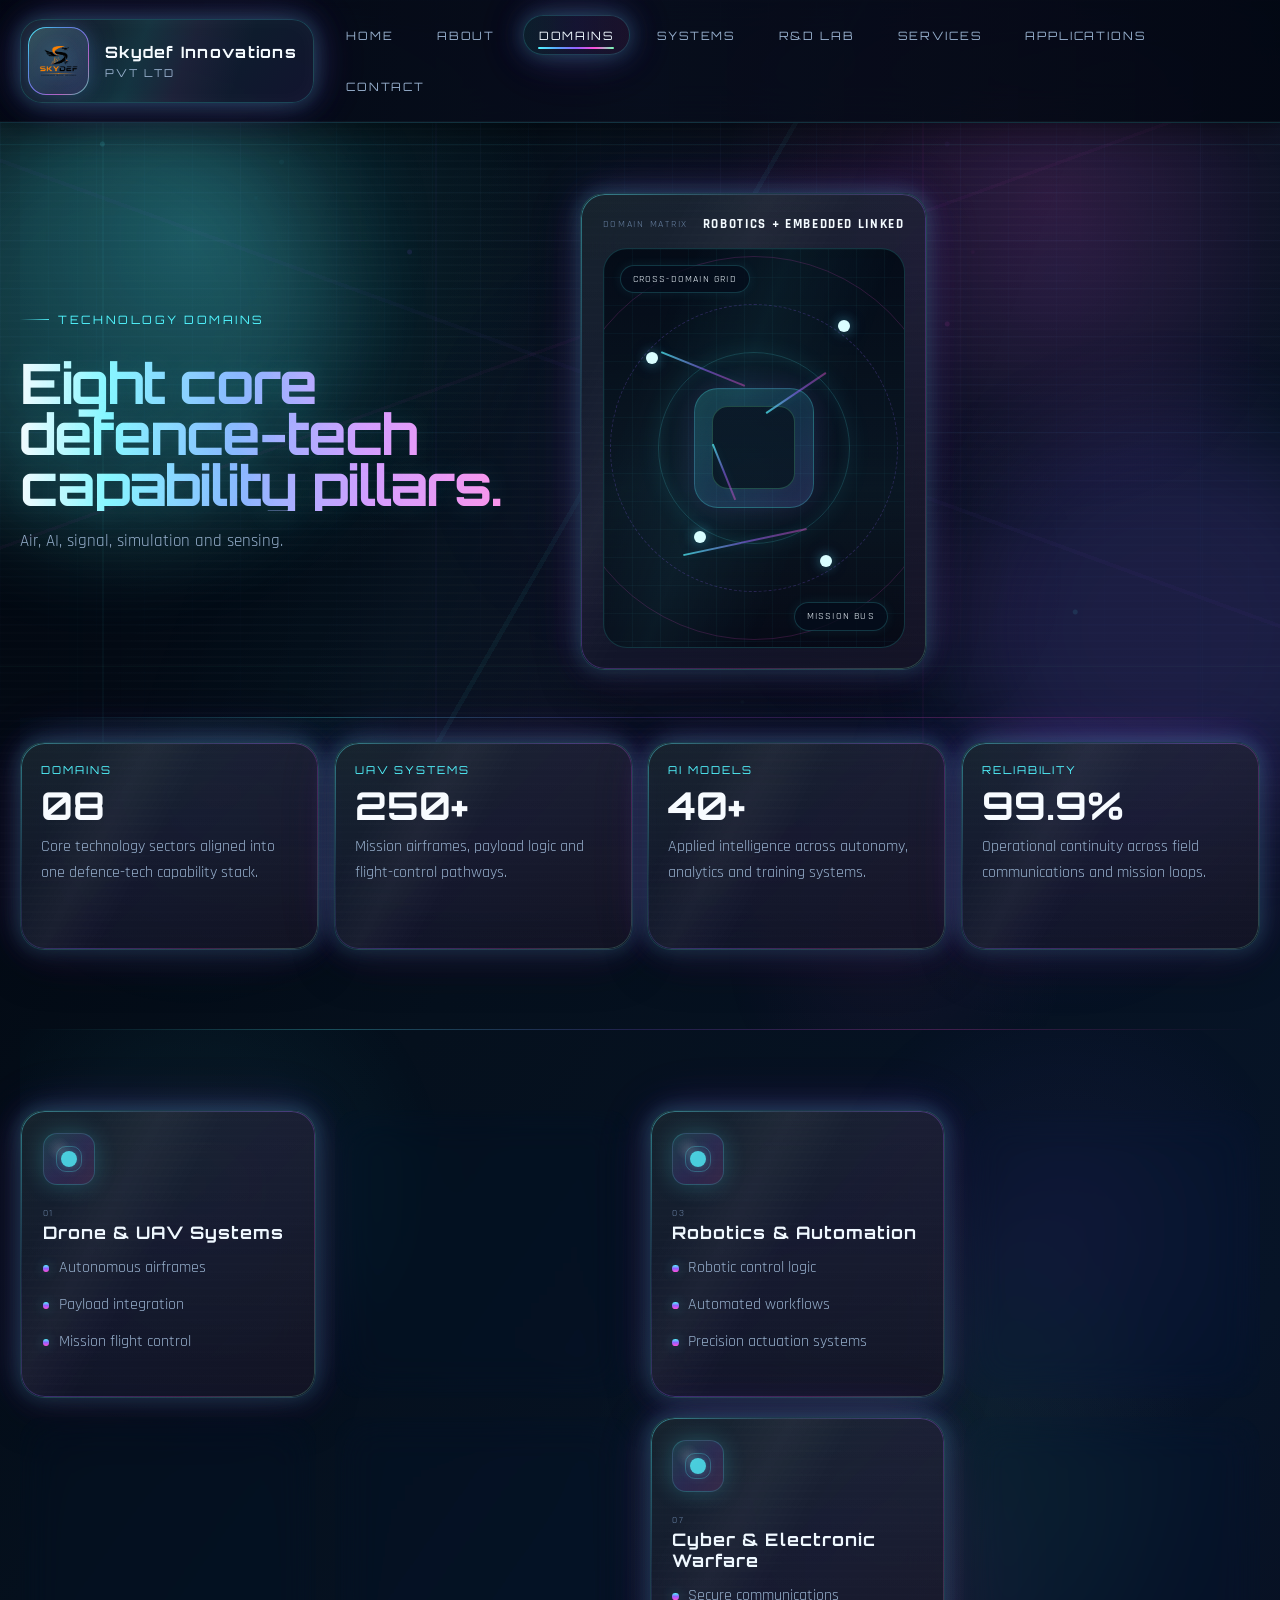
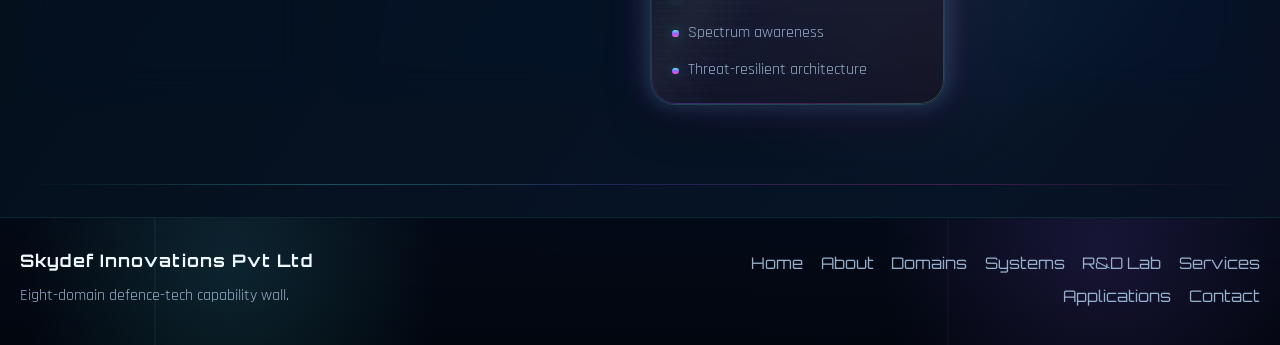
<file: domains.html>
<!DOCTYPE html>
<html lang="en">
<head>
    <meta charset="UTF-8">
    <meta name="viewport" content="width=device-width, initial-scale=1.0">
    <title>Skydef Innovations Pvt Ltd | Domains</title>
    <meta name="description" content="Skydef Innovations technology domains across drone systems, AI, robotics, embedded, AR/VR, telemetry, cyber-electronic warfare and remote sensing.">
    <link rel="preconnect" href="https://fonts.googleapis.com">
    <link rel="preconnect" href="https://fonts.gstatic.com" crossorigin>
    <link href="https://fonts.googleapis.com/css2?family=Orbitron:wght@500;700;800&family=Rajdhani:wght@400;500;600;700&display=swap" rel="stylesheet">
    <link rel="stylesheet" href="css/style.css">
</head>
<body data-page="domains.html">
    <div class="page-shell">
        <div class="ambient"></div>
        <div class="grid-overlay"></div>
        <div class="circuit-overlay"></div>
        <div class="hud-overlay"></div>

        <header class="site-header">
            <nav class="navbar">
                <a href="index.html" class="brand">
                    <span class="brand-mark"><img src="assets/images/skydef-logo.png" alt="Skydef Innovations logo" class="brand-logo"></span>
                    <span class="brand-text"><strong>Skydef Innovations</strong><small>Pvt Ltd</small></span>
                </a>
                <button class="menu-toggle" id="menuToggle" aria-label="Toggle navigation"><span></span><span></span><span></span></button>
                <div class="nav-links" id="navLinks">
                    <a href="index.html">Home</a>
                    <a href="about.html">About</a>
                    <a href="domains.html">Domains</a>
                    <a href="systems.html">Systems</a>
                    <a href="rd-lab.html">R&amp;D Lab</a>
                    <a href="services.html">Services</a>
                    <a href="applications.html">Applications</a>
                    <a href="contact.html">Contact</a>
                </div>
            </nav>
        </header>

        <main>
            <section class="section hero hero-page">
                <div class="hero-copy reveal">
                    <p class="eyebrow">Technology Domains</p>
                    <h1>Eight core defence-tech capability pillars.</h1>
                    <p class="lead">Air, AI, signal, simulation and sensing.</p>
                </div>
                <div class="hero-visual reveal">
                    <div class="hero-side-card glass-card">
                        <div class="panel-topline">
                            <span>Domain Matrix</span>
                            <strong data-rotate-text="UAV + AI CLUSTERED|ROBOTICS + EMBEDDED LINKED|CYBER + EW ARMED|SIMULATION + SENSING ACTIVE">UAV + AI CLUSTERED</strong>
                        </div>
                        <div class="about-stage">
                            <span class="visual-tag tag-top-left">Cross-Domain Grid</span>
                            <span class="visual-tag tag-bottom-right">Mission Bus</span>
                            <div class="hud-ring ring-1"></div>
                            <div class="hud-ring ring-2"></div>
                            <div class="hud-ring ring-3"></div>
                            <div class="center-core"></div>
                            <span class="diagram-node node-a"></span>
                            <span class="diagram-node node-b"></span>
                            <span class="diagram-node node-c"></span>
                            <span class="diagram-node node-d"></span>
                            <div class="diagram-line line-a"></div>
                            <div class="diagram-line line-b"></div>
                            <div class="diagram-line line-c"></div>
                            <div class="diagram-line line-d"></div>
                        </div>
                    </div>
                </div>
            </section>

            <section class="section stat-strip">
                <div class="stats-grid">
                    <article class="stat-panel reveal"><span class="stat-label">Domains</span><strong class="stat-number">08</strong><p>Core technology sectors aligned into one defence-tech capability stack.</p></article>
                    <article class="stat-panel reveal"><span class="stat-label">UAV Systems</span><strong class="stat-number">250+</strong><p>Mission airframes, payload logic and flight-control pathways.</p></article>
                    <article class="stat-panel reveal"><span class="stat-label">AI Models</span><strong class="stat-number">40+</strong><p>Applied intelligence across autonomy, analytics and training systems.</p></article>
                    <article class="stat-panel reveal"><span class="stat-label">Reliability</span><strong class="stat-number">99.9%</strong><p>Operational continuity across field communications and mission loops.</p></article>
                </div>
            </section>

            <section class="section">
                <div class="panel-grid four-col">
                    <article class="glass-card domain-card reveal">
                        <div class="domain-icon"></div>
                        <span class="card-kicker">01</span>
                        <h3>Drone &amp; UAV Systems</h3>
                        <ul class="list">
                            <li>Autonomous airframes</li>
                            <li>Payload integration</li>
                            <li>Mission flight control</li>
                        </ul>
                    </article>
                    <article class="glass-card domain-card reveal">
                        <div class="domain-icon"></div>
                        <span class="card-kicker">02</span>
                        <h3>AI &amp; Machine Learning</h3>
                        <ul class="list">
                            <li>Detection and analytics</li>
                            <li>Autonomous decisions</li>
                            <li>Mission software intelligence</li>
                        </ul>
                    </article>
                    <article class="glass-card domain-card reveal">
                        <div class="domain-icon"></div>
                        <span class="card-kicker">03</span>
                        <h3>Robotics &amp; Automation</h3>
                        <ul class="list">
                            <li>Robotic control logic</li>
                            <li>Automated workflows</li>
                            <li>Precision actuation systems</li>
                        </ul>
                    </article>
                    <article class="glass-card domain-card reveal">
                        <div class="domain-icon"></div>
                        <span class="card-kicker">04</span>
                        <h3>Embedded Systems &amp; IoT</h3>
                        <ul class="list">
                            <li>Onboard electronics</li>
                            <li>Firmware and edge control</li>
                            <li>Connected sensor networks</li>
                        </ul>
                    </article>
                    <article class="glass-card domain-card reveal">
                        <div class="domain-icon"></div>
                        <span class="card-kicker">05</span>
                        <h3>AR/VR Simulation</h3>
                        <ul class="list">
                            <li>Operator rehearsal</li>
                            <li>Digital twin systems</li>
                            <li>Immersive mission training</li>
                        </ul>
                    </article>
                    <article class="glass-card domain-card reveal">
                        <div class="domain-icon"></div>
                        <span class="card-kicker">06</span>
                        <h3>Communication &amp; Telemetry</h3>
                        <ul class="list">
                            <li>Data link continuity</li>
                            <li>Navigation telemetry</li>
                            <li>Remote visibility networks</li>
                        </ul>
                    </article>
                    <article class="glass-card domain-card reveal">
                        <div class="domain-icon"></div>
                        <span class="card-kicker">07</span>
                        <h3>Cyber &amp; Electronic Warfare</h3>
                        <ul class="list">
                            <li>Secure communications</li>
                            <li>Spectrum awareness</li>
                            <li>Threat-resilient architecture</li>
                        </ul>
                    </article>
                    <article class="glass-card domain-card reveal">
                        <div class="domain-icon"></div>
                        <span class="card-kicker">08</span>
                        <h3>Remote Sensing &amp; Weather Systems</h3>
                        <ul class="list">
                            <li>Environmental monitoring</li>
                            <li>Sensor fusion outputs</li>
                            <li>Field intelligence feeds</li>
                        </ul>
                    </article>
                </div>
            </section>
        </main>

        <footer class="site-footer">
            <div class="footer-shell">
                <div>
                    <h3>Skydef Innovations Pvt Ltd</h3>
                    <p>Eight-domain defence-tech capability wall.</p>
                </div>
                <div class="footer-links">
                    <a href="index.html">Home</a>
                    <a href="about.html">About</a>
                    <a href="domains.html">Domains</a>
                    <a href="systems.html">Systems</a>
                    <a href="rd-lab.html">R&amp;D Lab</a>
                    <a href="services.html">Services</a>
                    <a href="applications.html">Applications</a>
                    <a href="contact.html">Contact</a>
                </div>
            </div>
        </footer>
    </div>
    <script src="js/script.js"></script>
</body>
</html>
</file>
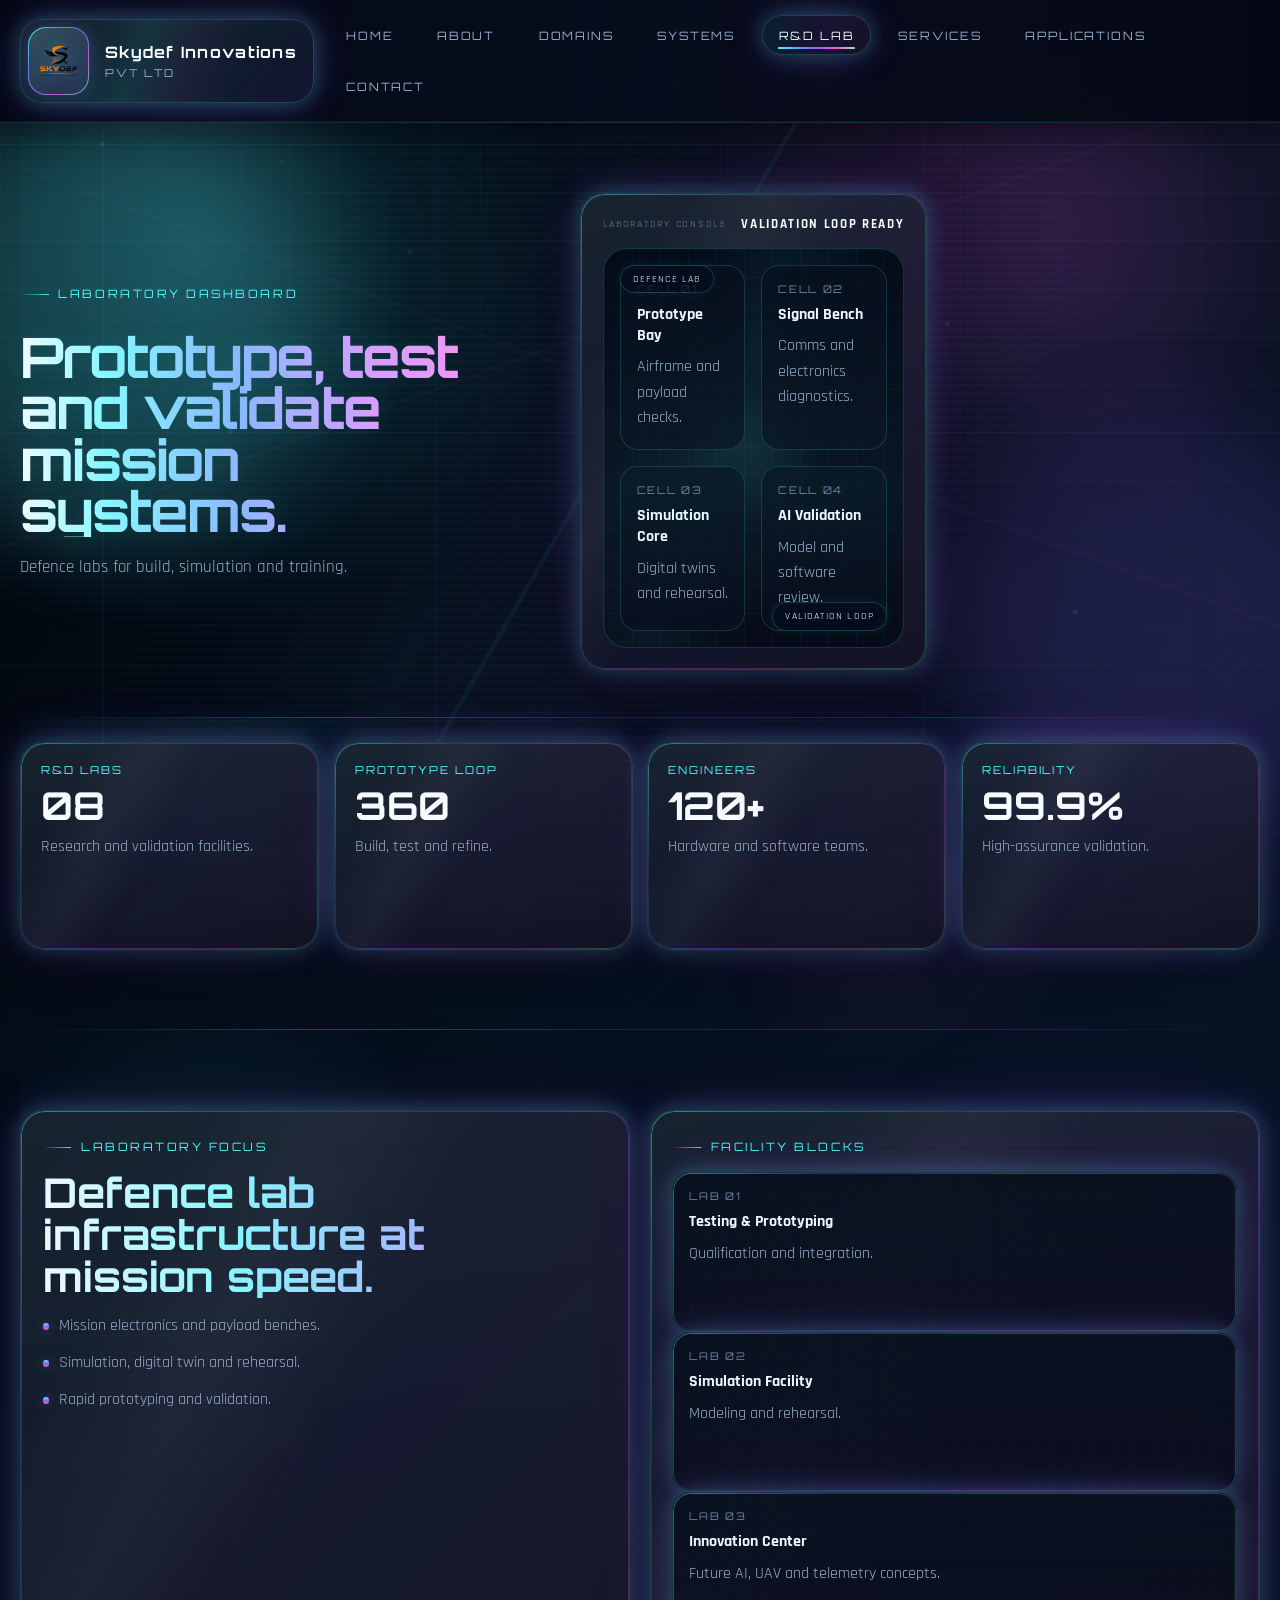
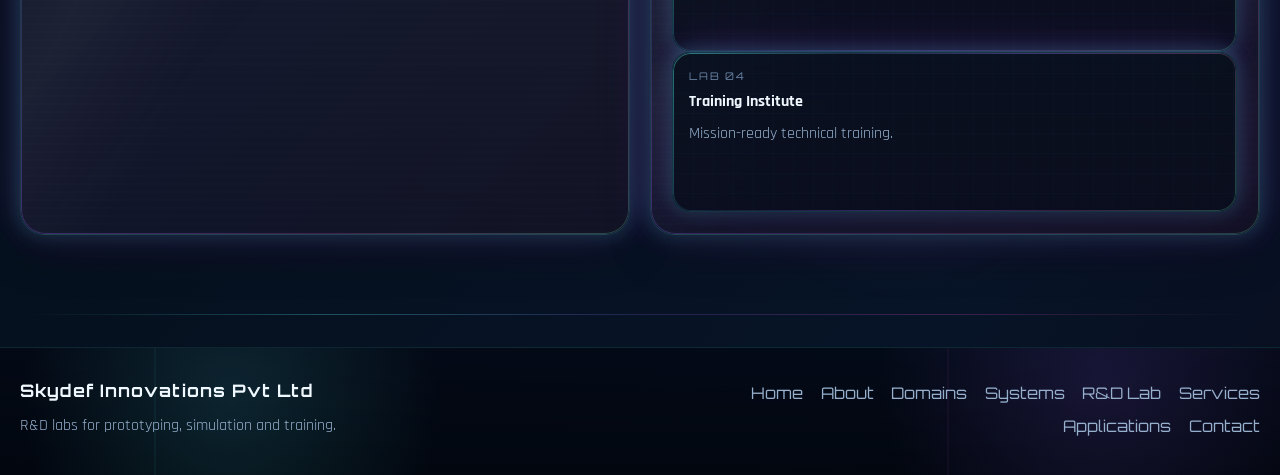
<file: rd-lab.html>
<!DOCTYPE html>
<html lang="en">
<head>
    <meta charset="UTF-8">
    <meta name="viewport" content="width=device-width, initial-scale=1.0">
    <title>Skydef Innovations Pvt Ltd | R&amp;D Lab</title>
    <meta name="description" content="Skydef R&D Lab dashboard for prototyping, testing, simulation, validation, training and innovation center development.">
    <link rel="preconnect" href="https://fonts.googleapis.com">
    <link rel="preconnect" href="https://fonts.gstatic.com" crossorigin>
    <link href="https://fonts.googleapis.com/css2?family=Orbitron:wght@500;700;800&family=Rajdhani:wght@400;500;600;700&display=swap" rel="stylesheet">
    <link rel="stylesheet" href="css/style.css">
</head>
<body data-page="rd-lab.html">
    <div class="page-shell">
        <div class="ambient"></div>
        <div class="grid-overlay"></div>
        <div class="circuit-overlay"></div>
        <div class="hud-overlay"></div>

        <header class="site-header">
            <nav class="navbar">
                <a href="index.html" class="brand">
                    <span class="brand-mark"><img src="assets/images/skydef-logo.png" alt="Skydef Innovations logo" class="brand-logo"></span>
                    <span class="brand-text"><strong>Skydef Innovations</strong><small>Pvt Ltd</small></span>
                </a>
                <button class="menu-toggle" id="menuToggle" aria-label="Toggle navigation"><span></span><span></span><span></span></button>
                <div class="nav-links" id="navLinks">
                    <a href="index.html">Home</a>
                    <a href="about.html">About</a>
                    <a href="domains.html">Domains</a>
                    <a href="systems.html">Systems</a>
                    <a href="rd-lab.html">R&amp;D Lab</a>
                    <a href="services.html">Services</a>
                    <a href="applications.html">Applications</a>
                    <a href="contact.html">Contact</a>
                </div>
            </nav>
        </header>

        <main>
            <section class="section hero hero-page">
                <div class="hero-copy reveal">
                    <p class="eyebrow">Laboratory Dashboard</p>
                    <h1>Prototype, test and validate mission systems.</h1>
                    <p class="lead">Defence labs for build, simulation and training.</p>
                </div>
                <div class="hero-visual reveal">
                    <div class="hero-side-card glass-card">
                        <div class="panel-topline">
                            <span>Laboratory Console</span>
                            <strong data-rotate-text="PROTOTYPE BAY ACTIVE|VALIDATION LOOP READY|SIMULATION CORE ONLINE|TRAINING GRID SYNCHRONIZED">PROTOTYPE BAY ACTIVE</strong>
                        </div>
                        <div class="lab-stage">
                            <span class="visual-tag tag-top-left">Defence Lab</span>
                            <span class="visual-tag tag-bottom-right">Validation Loop</span>
                            <div class="lab-grid" style="position:absolute;inset:1rem;">
                                <div class="lab-cell"><span>Cell 01</span><strong>Prototype Bay</strong><p>Airframe and payload checks.</p></div>
                                <div class="lab-cell"><span>Cell 02</span><strong>Signal Bench</strong><p>Comms and electronics diagnostics.</p></div>
                                <div class="lab-cell"><span>Cell 03</span><strong>Simulation Core</strong><p>Digital twins and rehearsal.</p></div>
                                <div class="lab-cell"><span>Cell 04</span><strong>AI Validation</strong><p>Model and software review.</p></div>
                            </div>
                        </div>
                    </div>
                </div>
            </section>

            <section class="section stat-strip">
                <div class="stats-grid">
                    <article class="stat-panel reveal"><span class="stat-label">R&amp;D Labs</span><strong class="stat-number">08</strong><p>Research and validation facilities.</p></article>
                    <article class="stat-panel reveal"><span class="stat-label">Prototype Loop</span><strong class="stat-number">360</strong><p>Build, test and refine.</p></article>
                    <article class="stat-panel reveal"><span class="stat-label">Engineers</span><strong class="stat-number">120+</strong><p>Hardware and software teams.</p></article>
                    <article class="stat-panel reveal"><span class="stat-label">Reliability</span><strong class="stat-number">99.9%</strong><p>High-assurance validation.</p></article>
                </div>
            </section>

            <section class="section">
                <div class="panel-grid two-col">
                    <article class="glass-card card-pad reveal">
                        <p class="section-kicker">Laboratory Focus</p>
                        <h2>Defence lab infrastructure at mission speed.</h2>
                        <ul class="list">
                            <li>Mission electronics and payload benches.</li>
                            <li>Simulation, digital twin and rehearsal.</li>
                            <li>Rapid prototyping and validation.</li>
                        </ul>
                    </article>
                    <article class="glass-card card-pad reveal">
                        <p class="section-kicker">Facility Blocks</p>
                        <div class="lab-matrix">
                            <div class="lab-card"><span>Lab 01</span><strong>Testing &amp; Prototyping</strong><p>Qualification and integration.</p></div>
                            <div class="lab-card"><span>Lab 02</span><strong>Simulation Facility</strong><p>Modeling and rehearsal.</p></div>
                            <div class="lab-card"><span>Lab 03</span><strong>Innovation Center</strong><p>Future AI, UAV and telemetry concepts.</p></div>
                            <div class="lab-card"><span>Lab 04</span><strong>Training Institute</strong><p>Mission-ready technical training.</p></div>
                        </div>
                    </article>
                </div>
            </section>
        </main>

        <footer class="site-footer">
            <div class="footer-shell">
                <div>
                    <h3>Skydef Innovations Pvt Ltd</h3>
                    <p>R&amp;D labs for prototyping, simulation and training.</p>
                </div>
                <div class="footer-links">
                    <a href="index.html">Home</a>
                    <a href="about.html">About</a>
                    <a href="domains.html">Domains</a>
                    <a href="systems.html">Systems</a>
                    <a href="rd-lab.html">R&amp;D Lab</a>
                    <a href="services.html">Services</a>
                    <a href="applications.html">Applications</a>
                    <a href="contact.html">Contact</a>
                </div>
            </div>
        </footer>
    </div>
    <script src="js/script.js"></script>
</body>
</html>
</file>
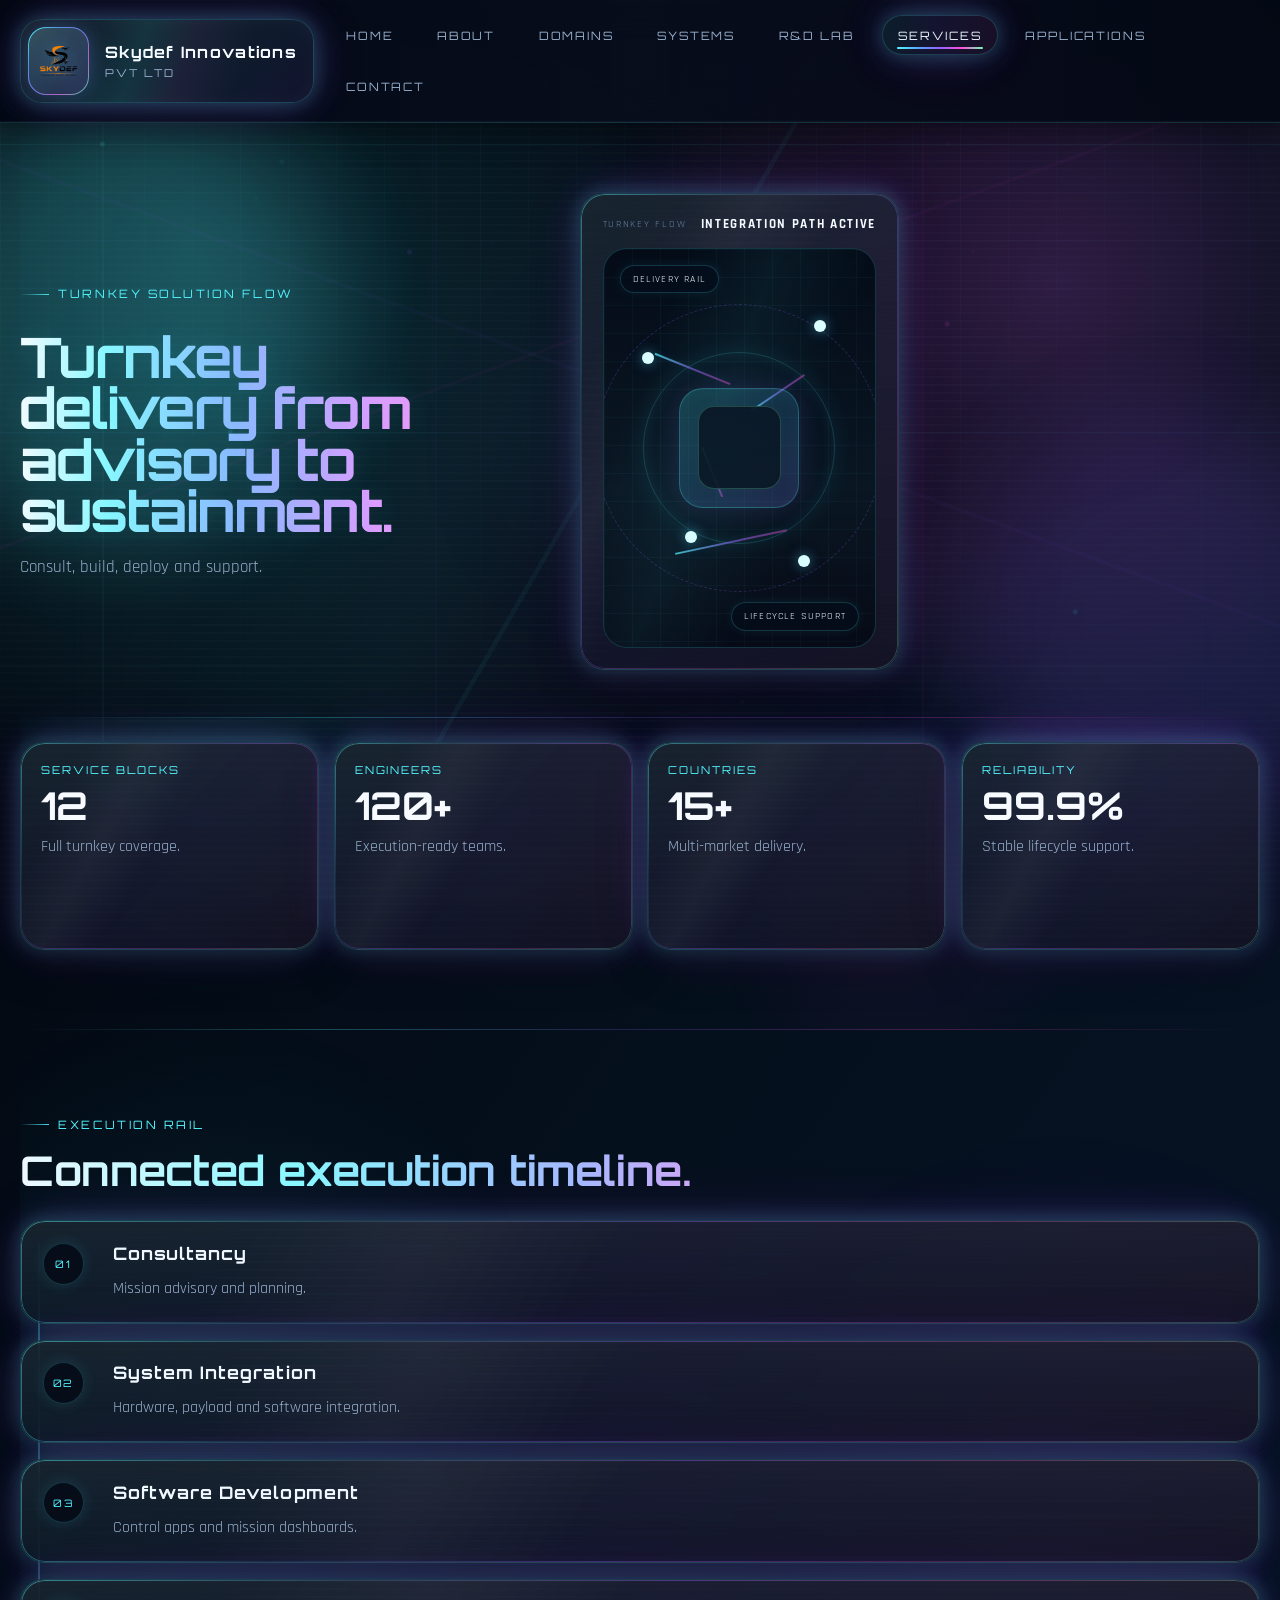
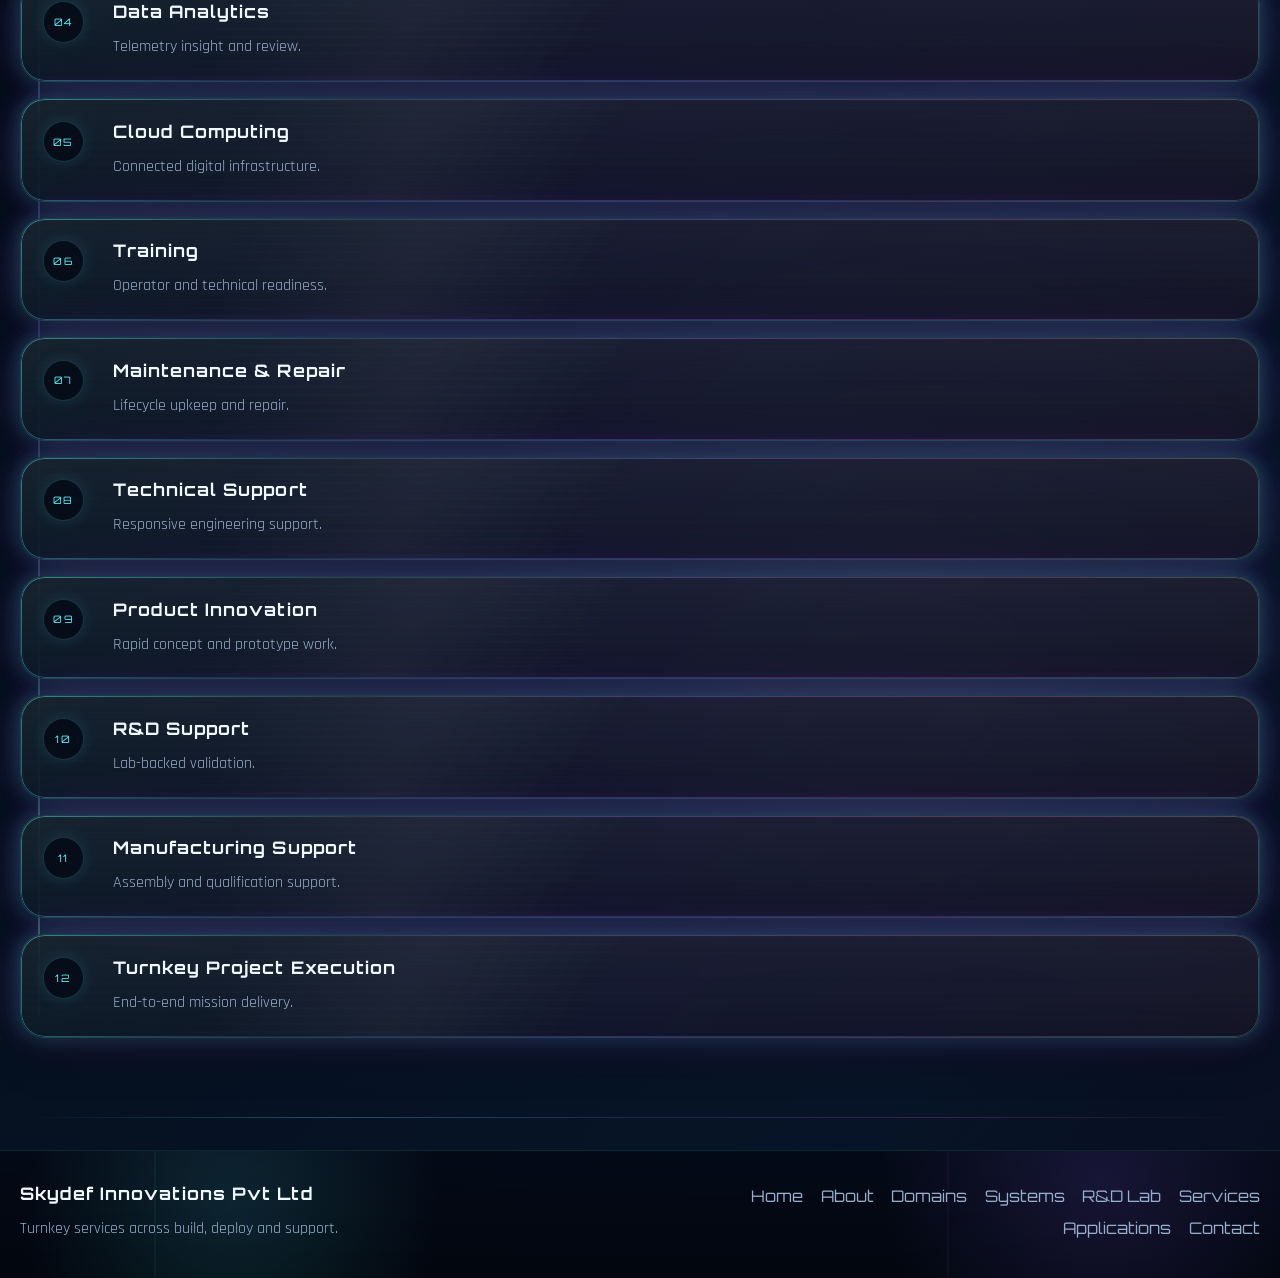
<file: services.html>
<!DOCTYPE html>
<html lang="en">
<head>
    <meta charset="UTF-8">
    <meta name="viewport" content="width=device-width, initial-scale=1.0">
    <title>Skydef Innovations Pvt Ltd | Services</title>
    <meta name="description" content="Skydef services include consultancy, integration, software, analytics, cloud, training, maintenance, support, manufacturing and turnkey execution.">
    <link rel="preconnect" href="https://fonts.googleapis.com">
    <link rel="preconnect" href="https://fonts.gstatic.com" crossorigin>
    <link href="https://fonts.googleapis.com/css2?family=Orbitron:wght@500;700;800&family=Rajdhani:wght@400;500;600;700&display=swap" rel="stylesheet">
    <link rel="stylesheet" href="css/style.css">
</head>
<body data-page="services.html">
    <div class="page-shell">
        <div class="ambient"></div>
        <div class="grid-overlay"></div>
        <div class="circuit-overlay"></div>
        <div class="hud-overlay"></div>

        <header class="site-header">
            <nav class="navbar">
                <a href="index.html" class="brand">
                    <span class="brand-mark"><img src="assets/images/skydef-logo.png" alt="Skydef Innovations logo" class="brand-logo"></span>
                    <span class="brand-text"><strong>Skydef Innovations</strong><small>Pvt Ltd</small></span>
                </a>
                <button class="menu-toggle" id="menuToggle" aria-label="Toggle navigation"><span></span><span></span><span></span></button>
                <div class="nav-links" id="navLinks">
                    <a href="index.html">Home</a>
                    <a href="about.html">About</a>
                    <a href="domains.html">Domains</a>
                    <a href="systems.html">Systems</a>
                    <a href="rd-lab.html">R&amp;D Lab</a>
                    <a href="services.html">Services</a>
                    <a href="applications.html">Applications</a>
                    <a href="contact.html">Contact</a>
                </div>
            </nav>
        </header>

        <main>
            <section class="section hero hero-page">
                <div class="hero-copy reveal">
                    <p class="eyebrow">Turnkey Solution Flow</p>
                    <h1>Turnkey delivery from advisory to sustainment.</h1>
                    <p class="lead">Consult, build, deploy and support.</p>
                </div>
                <div class="hero-visual reveal">
                    <div class="hero-side-card glass-card">
                        <div class="panel-topline">
                            <span>Turnkey Flow</span>
                            <strong data-rotate-text="CONSULTING PHASE READY|INTEGRATION PATH ACTIVE|DEPLOYMENT CHANNEL LIVE|SUPPORT LOOP VERIFIED">CONSULTING PHASE READY</strong>
                        </div>
                        <div class="service-stage">
                            <span class="visual-tag tag-top-left">Delivery Rail</span>
                            <span class="visual-tag tag-bottom-right">Lifecycle Support</span>
                            <div class="hud-ring ring-1"></div><div class="hud-ring ring-2"></div>
                            <div class="diagram-line line-a"></div><div class="diagram-line line-b"></div><div class="diagram-line line-c"></div><div class="diagram-line line-d"></div>
                            <span class="diagram-node node-a"></span><span class="diagram-node node-b"></span><span class="diagram-node node-c"></span><span class="diagram-node node-d"></span>
                            <div class="center-core"></div>
                        </div>
                    </div>
                </div>
            </section>

            <section class="section stat-strip">
                <div class="stats-grid">
                    <article class="stat-panel reveal"><span class="stat-label">Service Blocks</span><strong class="stat-number">12</strong><p>Full turnkey coverage.</p></article>
                    <article class="stat-panel reveal"><span class="stat-label">Engineers</span><strong class="stat-number">120+</strong><p>Execution-ready teams.</p></article>
                    <article class="stat-panel reveal"><span class="stat-label">Countries</span><strong class="stat-number">15+</strong><p>Multi-market delivery.</p></article>
                    <article class="stat-panel reveal"><span class="stat-label">Reliability</span><strong class="stat-number">99.9%</strong><p>Stable lifecycle support.</p></article>
                </div>
            </section>

            <section class="section">
                <div class="section-heading reveal">
                    <p class="section-kicker">Execution Rail</p>
                    <h2>Connected execution timeline.</h2>
                </div>
                <div class="timeline-rail">
                    <article class="timeline-card glass-card reveal"><span class="timeline-step">01</span><div><h3>Consultancy</h3><p>Mission advisory and planning.</p></div></article>
                    <article class="timeline-card glass-card reveal"><span class="timeline-step">02</span><div><h3>System Integration</h3><p>Hardware, payload and software integration.</p></div></article>
                    <article class="timeline-card glass-card reveal"><span class="timeline-step">03</span><div><h3>Software Development</h3><p>Control apps and mission dashboards.</p></div></article>
                    <article class="timeline-card glass-card reveal"><span class="timeline-step">04</span><div><h3>Data Analytics</h3><p>Telemetry insight and review.</p></div></article>
                    <article class="timeline-card glass-card reveal"><span class="timeline-step">05</span><div><h3>Cloud Computing</h3><p>Connected digital infrastructure.</p></div></article>
                    <article class="timeline-card glass-card reveal"><span class="timeline-step">06</span><div><h3>Training</h3><p>Operator and technical readiness.</p></div></article>
                    <article class="timeline-card glass-card reveal"><span class="timeline-step">07</span><div><h3>Maintenance &amp; Repair</h3><p>Lifecycle upkeep and repair.</p></div></article>
                    <article class="timeline-card glass-card reveal"><span class="timeline-step">08</span><div><h3>Technical Support</h3><p>Responsive engineering support.</p></div></article>
                    <article class="timeline-card glass-card reveal"><span class="timeline-step">09</span><div><h3>Product Innovation</h3><p>Rapid concept and prototype work.</p></div></article>
                    <article class="timeline-card glass-card reveal"><span class="timeline-step">10</span><div><h3>R&amp;D Support</h3><p>Lab-backed validation.</p></div></article>
                    <article class="timeline-card glass-card reveal"><span class="timeline-step">11</span><div><h3>Manufacturing Support</h3><p>Assembly and qualification support.</p></div></article>
                    <article class="timeline-card glass-card reveal"><span class="timeline-step">12</span><div><h3>Turnkey Project Execution</h3><p>End-to-end mission delivery.</p></div></article>
                </div>
            </section>
        </main>

        <footer class="site-footer">
            <div class="footer-shell">
                <div>
                    <h3>Skydef Innovations Pvt Ltd</h3>
                    <p>Turnkey services across build, deploy and support.</p>
                </div>
                <div class="footer-links">
                    <a href="index.html">Home</a>
                    <a href="about.html">About</a>
                    <a href="domains.html">Domains</a>
                    <a href="systems.html">Systems</a>
                    <a href="rd-lab.html">R&amp;D Lab</a>
                    <a href="services.html">Services</a>
                    <a href="applications.html">Applications</a>
                    <a href="contact.html">Contact</a>
                </div>
            </div>
        </footer>
    </div>
    <script src="js/script.js"></script>
</body>
</html>
</file>
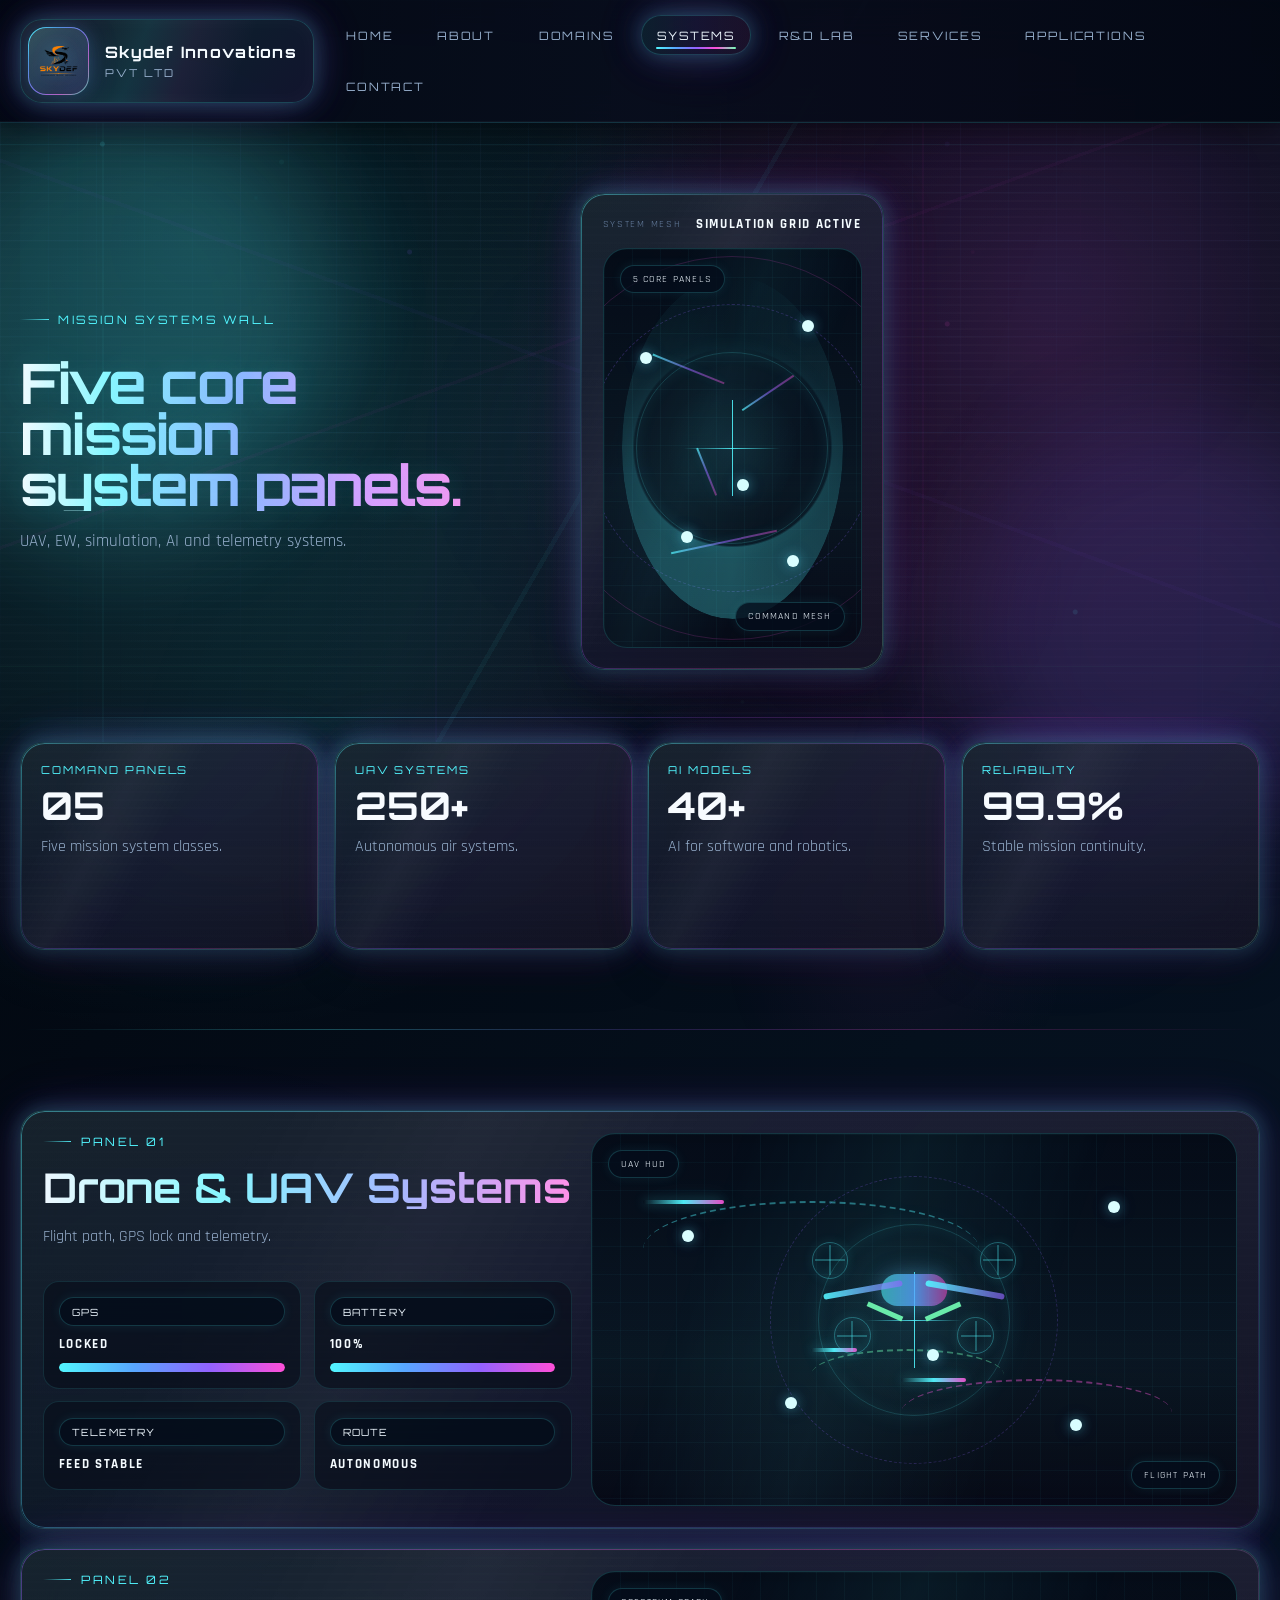
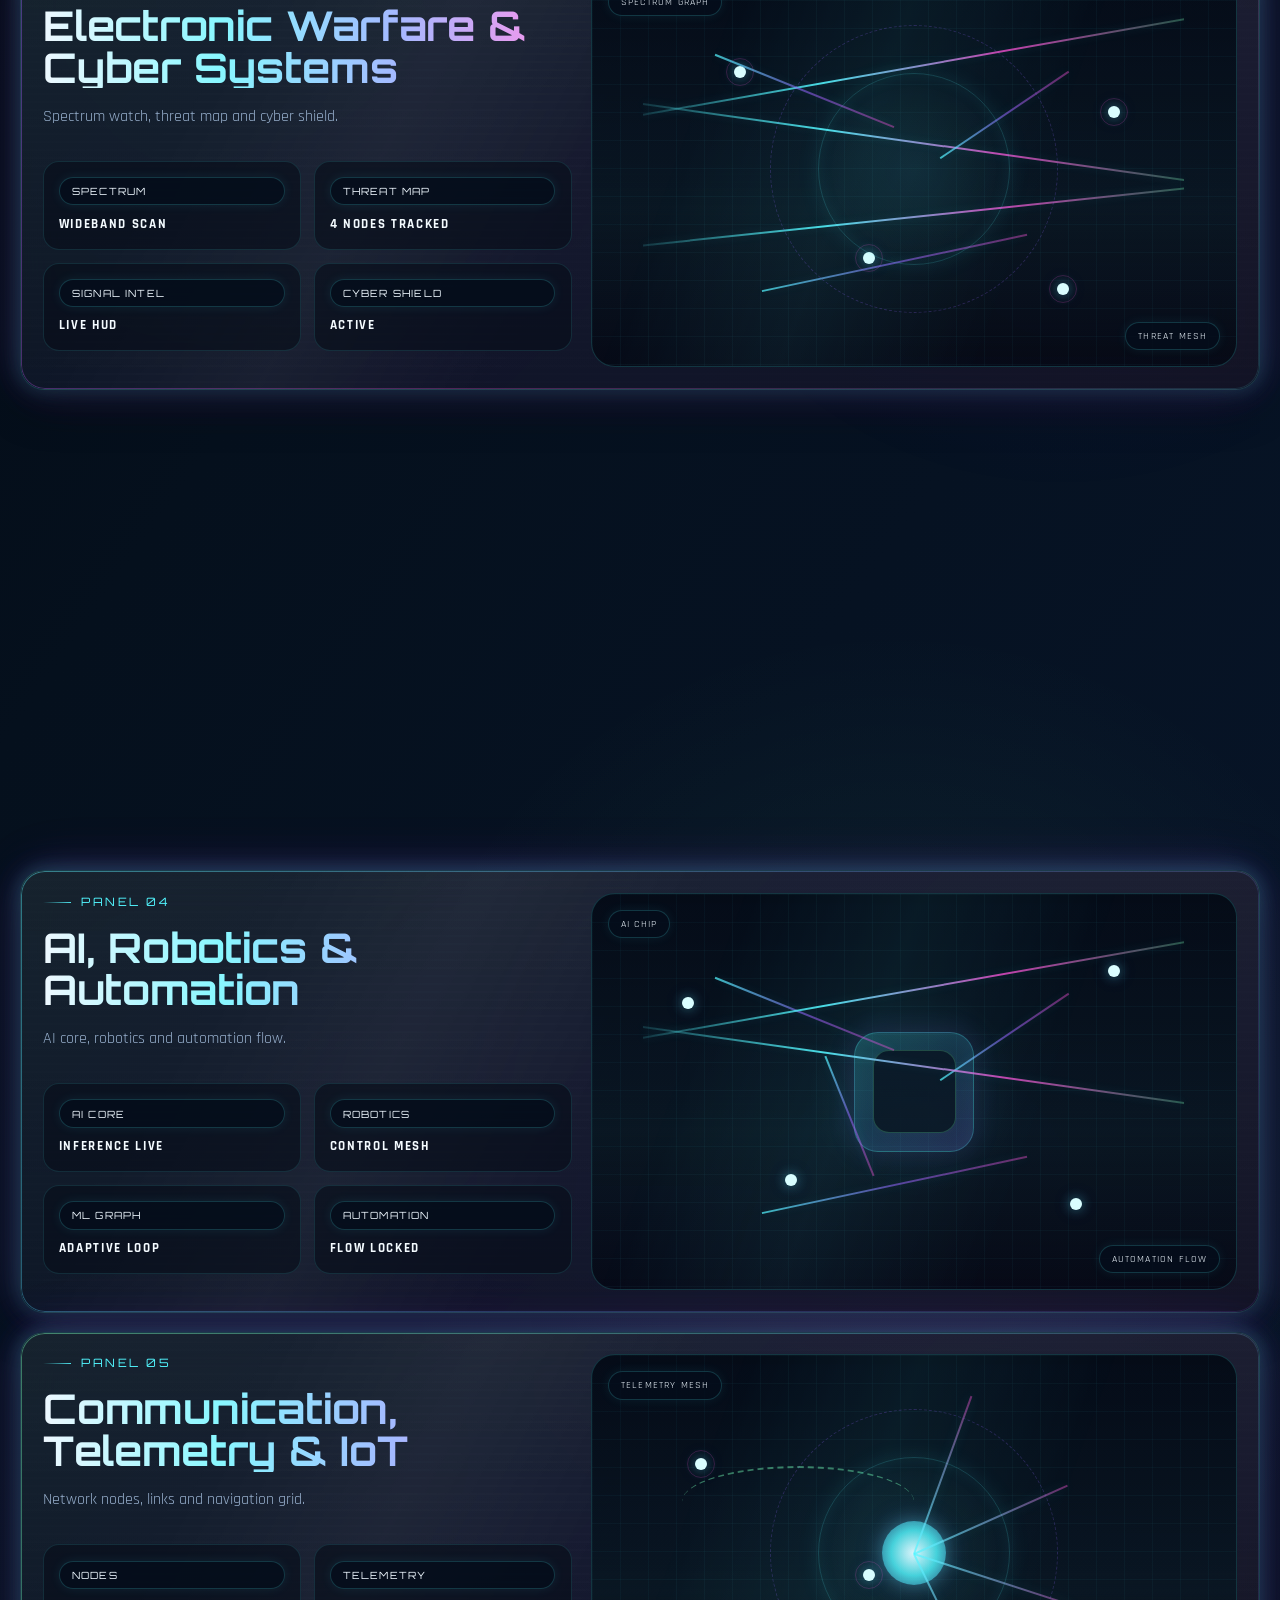
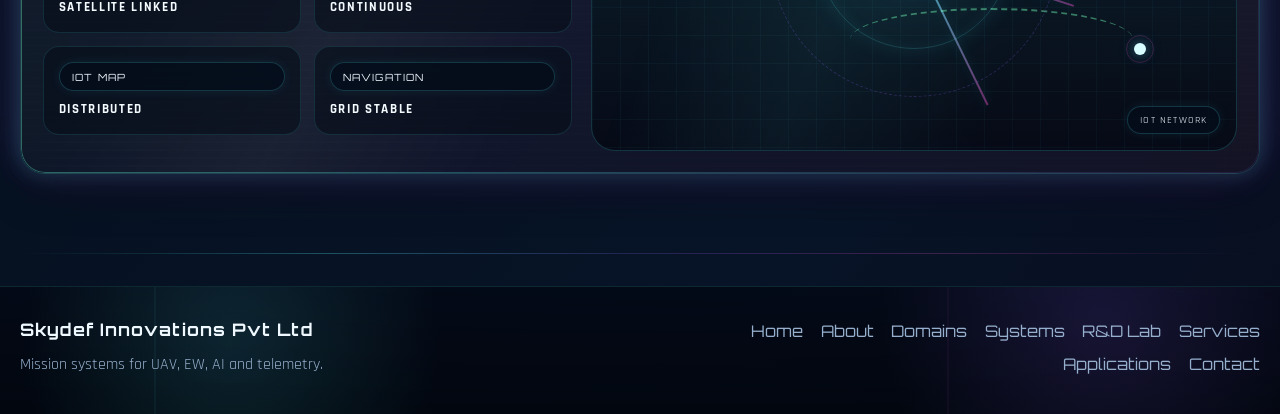
<file: systems.html>
<!DOCTYPE html>
<html lang="en">
<head>
    <meta charset="UTF-8">
    <meta name="viewport" content="width=device-width, initial-scale=1.0">
    <title>Skydef Innovations Pvt Ltd | Systems</title>
    <meta name="description" content="Skydef systems command page for UAV, EW, cyber, AR/VR, AI, robotics, communication, telemetry and IoT platforms.">
    <link rel="preconnect" href="https://fonts.googleapis.com">
    <link rel="preconnect" href="https://fonts.gstatic.com" crossorigin>
    <link href="https://fonts.googleapis.com/css2?family=Orbitron:wght@500;700;800&family=Rajdhani:wght@400;500;600;700&display=swap" rel="stylesheet">
    <link rel="stylesheet" href="css/style.css">
</head>
<body data-page="systems.html">
    <div class="page-shell">
        <div class="ambient"></div>
        <div class="grid-overlay"></div>
        <div class="circuit-overlay"></div>
        <div class="hud-overlay"></div>

        <header class="site-header">
            <nav class="navbar">
                <a href="index.html" class="brand">
                    <span class="brand-mark"><img src="assets/images/skydef-logo.png" alt="Skydef Innovations logo" class="brand-logo"></span>
                    <span class="brand-text"><strong>Skydef Innovations</strong><small>Pvt Ltd</small></span>
                </a>
                <button class="menu-toggle" id="menuToggle" aria-label="Toggle navigation"><span></span><span></span><span></span></button>
                <div class="nav-links" id="navLinks">
                    <a href="index.html">Home</a>
                    <a href="about.html">About</a>
                    <a href="domains.html">Domains</a>
                    <a href="systems.html">Systems</a>
                    <a href="rd-lab.html">R&amp;D Lab</a>
                    <a href="services.html">Services</a>
                    <a href="applications.html">Applications</a>
                    <a href="contact.html">Contact</a>
                </div>
            </nav>
        </header>

        <main>
            <section class="section hero hero-page">
                <div class="hero-copy reveal">
                    <p class="eyebrow">Mission Systems Wall</p>
                    <h1>Five core mission system panels.</h1>
                    <p class="lead">UAV, EW, simulation, AI and telemetry systems.</p>
                </div>
                <div class="hero-visual reveal">
                    <div class="hero-side-card glass-card">
                        <div class="panel-topline">
                            <span>System Mesh</span>
                            <strong data-rotate-text="UAV COMMAND ARMED|EW THREAT MAP LIVE|SIMULATION GRID ACTIVE|AI CORE SYNCHRONIZED|TELEMETRY BUS STABLE">UAV COMMAND ARMED</strong>
                        </div>
                        <div class="systems-map">
                            <span class="visual-tag tag-top-left">5 Core Panels</span>
                            <span class="visual-tag tag-bottom-right">Command Mesh</span>
                            <div class="hud-ring ring-1"></div>
                            <div class="hud-ring ring-2"></div>
                            <div class="hud-ring ring-3"></div>
                            <div class="radar-sweep"></div>
                            <div class="crosshair"></div>
                            <span class="data-node node-a"></span>
                            <span class="data-node node-b"></span>
                            <span class="data-node node-c"></span>
                            <span class="data-node node-d"></span>
                            <span class="data-node node-e"></span>
                            <div class="diagram-line line-a"></div>
                            <div class="diagram-line line-b"></div>
                            <div class="diagram-line line-c"></div>
                            <div class="diagram-line line-d"></div>
                        </div>
                    </div>
                </div>
            </section>

            <section class="section stat-strip">
                <div class="stats-grid">
                    <article class="stat-panel reveal"><span class="stat-label">Command Panels</span><strong class="stat-number">05</strong><p>Five mission system classes.</p></article>
                    <article class="stat-panel reveal"><span class="stat-label">UAV Systems</span><strong class="stat-number">250+</strong><p>Autonomous air systems.</p></article>
                    <article class="stat-panel reveal"><span class="stat-label">AI Models</span><strong class="stat-number">40+</strong><p>AI for software and robotics.</p></article>
                    <article class="stat-panel reveal"><span class="stat-label">Reliability</span><strong class="stat-number">99.9%</strong><p>Stable mission continuity.</p></article>
                </div>
            </section>

            <section class="section">
                <div class="stack-grid">
                    <article class="system-panel blue reveal">
                        <div class="panel-copy">
                            <p class="section-kicker">Panel 01</p>
                            <h2>Drone &amp; UAV Systems</h2>
                            <p>Flight path, GPS lock and telemetry.</p>
                            <div class="system-meta">
                                <div class="meta-box"><span class="mini-stat-label">GPS</span><strong class="metric-strong">Locked</strong><div class="status-bar"><span class="status-bar-fill" style="--fill:100%"></span></div></div>
                                <div class="meta-box"><span class="mini-stat-label">Battery</span><strong class="metric-strong">100%</strong><div class="status-bar"><span class="status-bar-fill" style="--fill:100%"></span></div></div>
                                <div class="meta-box"><span class="mini-stat-label">Telemetry</span><strong class="metric-strong">Feed Stable</strong></div>
                                <div class="meta-box"><span class="mini-stat-label">Route</span><strong class="metric-strong">Autonomous</strong></div>
                            </div>
                        </div>
                        <div class="visual-frame mission-stage">
                            <span class="visual-tag tag-top-left">UAV HUD</span>
                            <span class="visual-tag tag-bottom-right">Flight Path</span>
                            <div class="hud-ring ring-1"></div>
                            <div class="hud-ring ring-2"></div>
                            <div class="crosshair"></div>
                            <div class="drone-shell">
                                <span class="drone-core"></span><span class="drone-wing left"></span><span class="drone-wing right"></span><span class="drone-tail left"></span><span class="drone-tail right"></span><span class="drone-prop p1"></span><span class="drone-prop p2"></span><span class="drone-prop p3"></span><span class="drone-prop p4"></span>
                            </div>
                            <div class="flight-path path-a"></div><div class="flight-path path-b"></div><div class="flight-path path-c"></div>
                            <span class="flight-node node-a"></span><span class="flight-node node-b"></span><span class="flight-node node-c"></span><span class="flight-node node-d"></span><span class="flight-node node-e"></span>
                        </div>
                    </article>

                    <article class="system-panel purple reveal">
                        <div class="panel-copy">
                            <p class="section-kicker">Panel 02</p>
                            <h2>Electronic Warfare &amp; Cyber Systems</h2>
                            <p>Spectrum watch, threat map and cyber shield.</p>
                            <div class="system-meta">
                                <div class="meta-box"><span class="mini-stat-label">Spectrum</span><strong class="metric-strong">Wideband Scan</strong></div>
                                <div class="meta-box"><span class="mini-stat-label">Threat Map</span><strong class="metric-strong">4 Nodes Tracked</strong></div>
                                <div class="meta-box"><span class="mini-stat-label">Signal Intel</span><strong class="metric-strong">Live HUD</strong></div>
                                <div class="meta-box"><span class="mini-stat-label">Cyber Shield</span><strong class="metric-strong">Active</strong></div>
                            </div>
                        </div>
                        <div class="visual-frame systems-map">
                            <span class="visual-tag tag-top-left">Spectrum Graph</span>
                            <span class="visual-tag tag-bottom-right">Threat Mesh</span>
                            <div class="graph-line g1"></div>
                            <div class="graph-line g2"></div>
                            <div class="graph-line g3"></div>
                            <div class="threat-map">
                                <span class="threat-point tp1"></span>
                                <span class="threat-point tp2"></span>
                                <span class="threat-point tp3"></span>
                                <span class="threat-point tp4"></span>
                                <div class="diagram-line line-a"></div>
                                <div class="diagram-line line-b"></div>
                                <div class="diagram-line line-c"></div>
                            </div>
                            <div class="hud-ring ring-1"></div>
                            <div class="hud-ring ring-2"></div>
                        </div>
                    </article>

                    <article class="system-panel green reveal">
                        <div class="panel-copy">
                            <p class="section-kicker">Panel 03</p>
                            <h2>AR/VR Simulation &amp; Training</h2>
                            <p>Digital twin, training and readiness.</p>
                            <div class="system-meta">
                                <div class="meta-box"><span class="mini-stat-label">Twin Model</span><strong class="metric-strong">Synced</strong></div>
                                <div class="meta-box"><span class="mini-stat-label">Operators</span><strong class="metric-strong">Ready Queue</strong></div>
                                <div class="meta-box"><span class="mini-stat-label">Analytics</span><strong class="metric-strong">Live Feedback</strong></div>
                                <div class="meta-box"><span class="mini-stat-label">Scenarios</span><strong class="metric-strong">Adaptive</strong></div>
                            </div>
                        </div>
                        <div class="visual-frame about-stage">
                            <span class="visual-tag tag-top-left">VR Operator</span>
                            <span class="visual-tag tag-bottom-right">Simulation Dashboard</span>
                            <div class="hud-ring ring-1"></div>
                            <div class="hud-ring ring-2"></div>
                            <div class="hud-ring ring-3"></div>
                            <div class="center-core"></div>
                            <div class="spark-line s1"></div>
                            <div class="spark-line s2"></div>
                            <span class="diagram-node node-a"></span><span class="diagram-node node-b"></span><span class="diagram-node node-c"></span><span class="diagram-node node-d"></span>
                        </div>
                    </article>

                    <article class="system-panel blue reveal">
                        <div class="panel-copy">
                            <p class="section-kicker">Panel 04</p>
                            <h2>AI, Robotics &amp; Automation</h2>
                            <p>AI core, robotics and automation flow.</p>
                            <div class="system-meta">
                                <div class="meta-box"><span class="mini-stat-label">AI Core</span><strong class="metric-strong">Inference Live</strong></div>
                                <div class="meta-box"><span class="mini-stat-label">Robotics</span><strong class="metric-strong">Control Mesh</strong></div>
                                <div class="meta-box"><span class="mini-stat-label">ML Graph</span><strong class="metric-strong">Adaptive Loop</strong></div>
                                <div class="meta-box"><span class="mini-stat-label">Automation</span><strong class="metric-strong">Flow Locked</strong></div>
                            </div>
                        </div>
                        <div class="visual-frame about-stage">
                            <span class="visual-tag tag-top-left">AI Chip</span>
                            <span class="visual-tag tag-bottom-right">Automation Flow</span>
                            <div class="center-core"></div>
                            <div class="diagram-line line-a"></div><div class="diagram-line line-b"></div><div class="diagram-line line-c"></div><div class="diagram-line line-d"></div>
                            <span class="diagram-node node-a"></span><span class="diagram-node node-b"></span><span class="diagram-node node-c"></span><span class="diagram-node node-d"></span>
                            <div class="graph-line g1"></div>
                            <div class="graph-line g2"></div>
                        </div>
                    </article>

                    <article class="system-panel green reveal">
                        <div class="panel-copy">
                            <p class="section-kicker">Panel 05</p>
                            <h2>Communication, Telemetry &amp; IoT</h2>
                            <p>Network nodes, links and navigation grid.</p>
                            <div class="system-meta">
                                <div class="meta-box"><span class="mini-stat-label">Nodes</span><strong class="metric-strong">Satellite Linked</strong></div>
                                <div class="meta-box"><span class="mini-stat-label">Telemetry</span><strong class="metric-strong">Continuous</strong></div>
                                <div class="meta-box"><span class="mini-stat-label">IoT Map</span><strong class="metric-strong">Distributed</strong></div>
                                <div class="meta-box"><span class="mini-stat-label">Navigation</span><strong class="metric-strong">Grid Stable</strong></div>
                            </div>
                        </div>
                        <div class="visual-frame sector-stage">
                            <span class="visual-tag tag-top-left">Telemetry Mesh</span>
                            <span class="visual-tag tag-bottom-right">IoT Network</span>
                            <div class="sector-hub"></div>
                            <div class="sector-beam b1"></div><div class="sector-beam b2"></div><div class="sector-beam b3"></div><div class="sector-beam b4"></div>
                            <span class="route-node r1"></span>
                            <span class="route-node r2"></span>
                            <span class="route-node r3"></span>
                            <div class="route-path p1"></div>
                            <div class="route-path p2"></div>
                            <div class="hud-ring ring-1"></div><div class="hud-ring ring-2"></div>
                        </div>
                    </article>
                </div>
            </section>
        </main>

        <footer class="site-footer">
            <div class="footer-shell">
                <div>
                    <h3>Skydef Innovations Pvt Ltd</h3>
                    <p>Mission systems for UAV, EW, AI and telemetry.</p>
                </div>
                <div class="footer-links">
                    <a href="index.html">Home</a>
                    <a href="about.html">About</a>
                    <a href="domains.html">Domains</a>
                    <a href="systems.html">Systems</a>
                    <a href="rd-lab.html">R&amp;D Lab</a>
                    <a href="services.html">Services</a>
                    <a href="applications.html">Applications</a>
                    <a href="contact.html">Contact</a>
                </div>
            </div>
        </footer>
    </div>
    <script src="js/script.js"></script>
</body>
</html>
</file>
<file: css/style.css>
:root {
    --bg-0: #02050d;
    --bg-1: #07111f;
    --bg-2: #0d1630;
    --panel: rgba(8, 16, 31, 0.68);
    --panel-strong: rgba(5, 11, 24, 0.84);
    --panel-glass: rgba(14, 26, 48, 0.5);
    --line: rgba(93, 178, 255, 0.2);
    --line-strong: rgba(93, 178, 255, 0.4);
    --text: #eff8ff;
    --text-soft: #96afcc;
    --text-dim: #6881a2;
    --cyan: #52f6ff;
    --blue: #58a6ff;
    --purple: #9362ff;
    --magenta: #ff4fd8;
    --green: #74ffb6;
    --warning: #d7ff6f;
    --danger: #ff7aa2;
    --glow-cyan: 0 0 22px rgba(82, 246, 255, 0.22);
    --glow-magenta: 0 0 22px rgba(255, 79, 216, 0.18);
    --glow-rgb: 0 0 18px rgba(82, 246, 255, 0.18), 0 0 34px rgba(88, 166, 255, 0.14), 0 0 46px rgba(147, 98, 255, 0.12), 0 0 62px rgba(255, 79, 216, 0.1);
    --radius-xl: 32px;
    --radius-lg: 24px;
    --radius-md: 18px;
    --radius-sm: 12px;
    --container: 1240px;
}

* {
    box-sizing: border-box;
    margin: 0;
    padding: 0;
}

html {
    scroll-behavior: smooth;
}

body {
    min-height: 100vh;
    overflow-x: hidden;
    color: var(--text);
    font-family: "Rajdhani", sans-serif;
    background:
        radial-gradient(circle at 15% 12%, rgba(82, 246, 255, 0.16), transparent 18%),
        radial-gradient(circle at 82% 10%, rgba(255, 79, 216, 0.14), transparent 16%),
        radial-gradient(circle at 70% 76%, rgba(116, 255, 182, 0.08), transparent 18%),
        linear-gradient(125deg, #01040b 0%, #05101d 24%, #071427 46%, #090a1b 63%, #061120 80%, #01040b 100%);
    background-size: 100% 100%, 100% 100%, 100% 100%, 180% 180%;
    animation: bodyShift 22s ease-in-out infinite;
    opacity: 0;
    transition: opacity 0.6s ease, filter 0.45s ease;
}

body.page-ready {
    opacity: 1;
}

body.page-leaving {
    opacity: 0;
    filter: saturate(1.2) blur(2px);
}

body::before,
body::after {
    content: "";
    position: fixed;
    inset: 0;
    pointer-events: none;
}

body::before {
    z-index: -4;
    opacity: 0.34;
    background:
        linear-gradient(rgba(84, 178, 255, 0.12) 1px, transparent 1px),
        linear-gradient(90deg, rgba(84, 178, 255, 0.12) 1px, transparent 1px),
        linear-gradient(rgba(255, 79, 216, 0.05) 1px, transparent 1px),
        linear-gradient(90deg, rgba(255, 79, 216, 0.05) 1px, transparent 1px);
    background-size: 48px 48px, 48px 48px, 120px 120px, 120px 120px;
    mask-image: linear-gradient(180deg, rgba(0, 0, 0, 0.9), transparent 100%);
    animation: gridDrift 18s linear infinite;
}

body::after {
    z-index: -3;
    opacity: 0.45;
    background:
        repeating-linear-gradient(180deg, rgba(255, 255, 255, 0.03) 0 2px, transparent 2px 8px),
        linear-gradient(110deg, transparent 22%, rgba(82, 246, 255, 0.06) 40%, transparent 56%),
        linear-gradient(290deg, transparent 26%, rgba(255, 79, 216, 0.06) 50%, transparent 66%);
    animation: scanlineDrift 10s linear infinite, shimmerSweep 14s linear infinite;
}

img {
    display: block;
    max-width: 100%;
}

a {
    color: inherit;
    text-decoration: none;
}

button,
input,
textarea,
select {
    font: inherit;
}

ul {
    list-style: none;
}

.page-shell {
    position: relative;
    isolation: isolate;
}

.ambient,
.grid-overlay,
.circuit-overlay,
.hud-overlay,
.particle-field,
.page-transition,
.cinematic-loader {
    position: fixed;
    inset: 0;
    pointer-events: none;
}

.ambient {
    z-index: -2;
}

.ambient::before,
.ambient::after {
    content: "";
    position: absolute;
    border-radius: 50%;
    filter: blur(52px);
    opacity: 0.24;
}

.ambient::before {
    width: 28rem;
    height: 28rem;
    left: -7rem;
    top: 6rem;
    background: rgba(82, 246, 255, 0.7);
    animation: floatOrb 12s ease-in-out infinite;
}

.ambient::after {
    width: 26rem;
    height: 26rem;
    right: -6rem;
    bottom: 4rem;
    background: rgba(147, 98, 255, 0.65);
    animation: floatOrb 14s ease-in-out infinite reverse;
}

.grid-overlay {
    z-index: -1;
    opacity: 0.22;
    background:
        radial-gradient(circle at 22% 18%, rgba(82, 246, 255, 0.2) 0 2px, transparent 3px),
        radial-gradient(circle at 74% 16%, rgba(147, 98, 255, 0.24) 0 2px, transparent 3px),
        radial-gradient(circle at 56% 68%, rgba(116, 255, 182, 0.16) 0 2px, transparent 3px);
}

.circuit-overlay {
    z-index: -1;
    opacity: 0.48;
    background:
        linear-gradient(90deg, transparent 0 8%, rgba(82, 246, 255, 0.08) 8% 8.15%, transparent 8.15% 100%),
        linear-gradient(90deg, transparent 0 34%, rgba(147, 98, 255, 0.08) 34% 34.15%, transparent 34.15% 100%),
        linear-gradient(90deg, transparent 0 72%, rgba(255, 79, 216, 0.08) 72% 72.15%, transparent 72.15% 100%),
        linear-gradient(180deg, transparent 0 16%, rgba(82, 246, 255, 0.08) 16% 16.15%, transparent 16.15% 100%),
        linear-gradient(180deg, transparent 0 48%, rgba(88, 166, 255, 0.08) 48% 48.15%, transparent 48.15% 100%),
        linear-gradient(180deg, transparent 0 74%, rgba(116, 255, 182, 0.08) 74% 74.15%, transparent 74.15% 100%);
}

.circuit-overlay::before,
.circuit-overlay::after {
    content: "";
    position: absolute;
    inset: 0;
}

.circuit-overlay::before {
    background:
        radial-gradient(circle at 8% 16%, rgba(82, 246, 255, 0.28) 0 2px, transparent 3px),
        radial-gradient(circle at 18% 48%, rgba(82, 246, 255, 0.22) 0 2px, transparent 3px),
        radial-gradient(circle at 32% 28%, rgba(147, 98, 255, 0.24) 0 2px, transparent 3px),
        radial-gradient(circle at 52% 62%, rgba(116, 255, 182, 0.2) 0 2px, transparent 3px),
        radial-gradient(circle at 74% 36%, rgba(255, 79, 216, 0.24) 0 2px, transparent 3px),
        radial-gradient(circle at 84% 68%, rgba(82, 246, 255, 0.2) 0 2px, transparent 3px);
    animation: pcbPulse 8s ease-in-out infinite;
}

.circuit-overlay::after {
    background:
        linear-gradient(120deg, transparent 0 48%, rgba(82, 246, 255, 0.1) 48% 48.3%, transparent 48.3% 100%),
        linear-gradient(20deg, transparent 0 54%, rgba(147, 98, 255, 0.08) 54% 54.3%, transparent 54.3% 100%),
        linear-gradient(160deg, transparent 0 40%, rgba(255, 79, 216, 0.08) 40% 40.25%, transparent 40.25% 100%);
    animation: pcbSweep 16s linear infinite;
}

.hud-overlay {
    z-index: -1;
    opacity: 0.26;
    background:
        radial-gradient(circle at center, rgba(82, 246, 255, 0.08), transparent 20%),
        radial-gradient(circle at center, rgba(147, 98, 255, 0.07), transparent 34%);
}

.hud-overlay::before,
.hud-overlay::after {
    content: "";
    position: absolute;
    inset: 0;
}

.hud-overlay::before {
    background:
        radial-gradient(circle at 20% 22%, rgba(82, 246, 255, 0.12) 0 1px, transparent 3px),
        radial-gradient(circle at 76% 28%, rgba(255, 79, 216, 0.14) 0 1px, transparent 3px),
        radial-gradient(circle at 58% 78%, rgba(116, 255, 182, 0.12) 0 1px, transparent 3px);
    animation: hudFloat 14s ease-in-out infinite;
}

.hud-overlay::after {
    inset: 6%;
    border: 1px solid rgba(82, 246, 255, 0.06);
    border-radius: 40px;
    box-shadow: inset 0 0 40px rgba(82, 246, 255, 0.04), 0 0 60px rgba(82, 246, 255, 0.04);
    animation: hudPulse 8s ease-in-out infinite;
}

.particle-field {
    z-index: -1;
    overflow: hidden;
}

.particle-field span {
    position: absolute;
    left: var(--x);
    bottom: -6vh;
    width: var(--size);
    height: var(--size);
    border-radius: 50%;
    background: radial-gradient(circle, rgba(239, 248, 255, 0.95), rgba(82, 246, 255, 0.75) 50%, rgba(82, 246, 255, 0));
    box-shadow: 0 0 14px rgba(82, 246, 255, 0.2), 0 0 24px rgba(147, 98, 255, 0.14);
    opacity: 0.5;
    animation: particleRise var(--duration) linear infinite;
    animation-delay: var(--delay);
}

.page-transition {
    z-index: 110;
    opacity: 0;
    background:
        radial-gradient(circle at center, rgba(82, 246, 255, 0.14), transparent 18%),
        linear-gradient(135deg, rgba(1, 4, 11, 0.1), rgba(4, 12, 24, 0.1));
    transition: opacity 0.45s ease;
}

body.page-leaving .page-transition {
    opacity: 1;
}

.cinematic-loader {
    z-index: 120;
    display: grid;
    place-items: center;
    background:
        radial-gradient(circle at center, rgba(82, 246, 255, 0.09), transparent 18%),
        linear-gradient(180deg, rgba(1, 4, 11, 0.98), rgba(3, 8, 19, 0.98));
    transition: opacity 0.7s ease, visibility 0.7s ease;
}

.loader-hidden {
    opacity: 0;
    visibility: hidden;
}

.loader-core {
    position: relative;
    display: grid;
    gap: 1rem;
    width: min(92vw, 34rem);
    padding: 2.4rem;
    text-align: center;
    border: 1px solid rgba(82, 246, 255, 0.18);
    border-radius: 28px;
    background:
        linear-gradient(180deg, rgba(255, 255, 255, 0.05), rgba(255, 255, 255, 0.015)),
        linear-gradient(135deg, rgba(82, 246, 255, 0.08), rgba(147, 98, 255, 0.08), rgba(255, 79, 216, 0.06)),
        rgba(7, 14, 28, 0.9);
    box-shadow: 0 20px 60px rgba(0, 0, 0, 0.55), var(--glow-rgb);
    overflow: hidden;
}

.loader-core::before {
    content: "";
    position: absolute;
    inset: 0;
    background:
        repeating-linear-gradient(180deg, rgba(255, 255, 255, 0.03) 0 2px, transparent 2px 7px),
        linear-gradient(110deg, transparent 22%, rgba(82, 246, 255, 0.12) 44%, transparent 66%);
    animation: loaderSweep 3s linear infinite;
}

.loader-rings {
    position: relative;
    width: 11rem;
    height: 11rem;
    margin: 0 auto;
}

.loader-rings span {
    position: absolute;
    inset: 50%;
    border-radius: 50%;
    border: 1px solid rgba(82, 246, 255, 0.24);
    transform: translate(-50%, -50%);
}

.loader-rings span:nth-child(1) {
    width: 4rem;
    height: 4rem;
    box-shadow: 0 0 20px rgba(82, 246, 255, 0.22);
    animation: pulseScale 2.8s ease-in-out infinite;
}

.loader-rings span:nth-child(2) {
    width: 7rem;
    height: 7rem;
    border-style: dashed;
    border-color: rgba(147, 98, 255, 0.26);
    animation: spinLoader 6s linear infinite;
}

.loader-rings span:nth-child(3) {
    width: 10rem;
    height: 10rem;
    border-color: rgba(255, 79, 216, 0.24);
    animation: spinLoaderReverse 9s linear infinite;
}

.loader-drone-path {
    height: 2px;
    width: 100%;
    border-radius: 999px;
    background:
        linear-gradient(90deg, rgba(82, 246, 255, 0), rgba(82, 246, 255, 0.85), rgba(147, 98, 255, 0.85), rgba(255, 79, 216, 0.85), rgba(82, 246, 255, 0));
    background-size: 220% 100%;
    box-shadow: 0 0 14px rgba(82, 246, 255, 0.2);
    animation: loaderPath 2.4s linear infinite;
}

.loader-label,
.brand-text small,
.eyebrow,
.section-kicker,
.micro-label,
.nav-links a,
.nav-code span,
.status-chip,
.btn,
.panel-label,
.stat-label,
.stat-number,
.form-label,
.mini-stat-label,
.info-strip span,
.signal-card span,
.timeline-step,
.metric-value,
.sector-badge,
.service-node span,
.footer-links a {
    font-family: "Orbitron", sans-serif;
}

.loader-label {
    color: var(--text-dim);
    font-size: 0.82rem;
    letter-spacing: 0.24em;
    text-transform: uppercase;
}

.loader-title,
h1,
h2,
h3,
.brand-text strong {
    font-family: "Orbitron", sans-serif;
}

.loader-title {
    font-size: clamp(1.4rem, 3vw, 2.2rem);
    letter-spacing: 0.08em;
    text-transform: uppercase;
    color: #f5fbff;
    text-shadow: 0 0 18px rgba(82, 246, 255, 0.14);
}

.loader-status {
    display: flex;
    justify-content: center;
    flex-wrap: wrap;
    gap: 0.7rem;
}

.loader-status span {
    padding: 0.45rem 0.7rem;
    border-radius: 999px;
    border: 1px solid rgba(82, 246, 255, 0.16);
    background: rgba(6, 14, 27, 0.7);
    color: var(--text-soft);
    font-family: "Orbitron", sans-serif;
    font-size: 0.62rem;
    letter-spacing: 0.14em;
}

.site-header {
    position: sticky;
    top: 0;
    z-index: 50;
    border-bottom: 1px solid rgba(82, 246, 255, 0.16);
    backdrop-filter: blur(22px) saturate(1.15);
    background:
        linear-gradient(90deg, rgba(3, 8, 19, 0.92), rgba(8, 13, 28, 0.88), rgba(3, 8, 19, 0.92));
    box-shadow: 0 10px 28px rgba(0, 0, 0, 0.38), inset 0 -1px 0 rgba(255, 255, 255, 0.03);
}

.navbar,
.section,
.footer-shell {
    width: min(calc(100% - 2rem), var(--container));
    margin: 0 auto;
}

.navbar {
    display: flex;
    align-items: center;
    justify-content: space-between;
    gap: 1rem;
    padding: 0.95rem 0;
}

.brand {
    display: inline-flex;
    align-items: center;
    gap: 1rem;
    padding: 0.45rem 1rem 0.45rem 0.45rem;
    border-radius: 22px;
    border: 1px solid rgba(82, 246, 255, 0.2);
    background:
        linear-gradient(135deg, rgba(255, 255, 255, 0.06), rgba(82, 246, 255, 0.08), rgba(147, 98, 255, 0.08)),
        rgba(7, 16, 31, 0.72);
    box-shadow: inset 0 0 22px rgba(255, 255, 255, 0.03), var(--glow-rgb);
    position: relative;
    overflow: hidden;
}

.brand::before {
    content: "";
    position: absolute;
    inset: 0;
    background: linear-gradient(110deg, transparent 18%, rgba(82, 246, 255, 0.12) 40%, rgba(255, 79, 216, 0.08) 56%, transparent 74%);
    opacity: 0.8;
}

.brand-mark {
    width: 4.25rem;
    height: 4.25rem;
    padding: 0.42rem;
    border-radius: 18px;
    border: 1px solid rgba(82, 246, 255, 0.35);
    background:
        linear-gradient(145deg, rgba(255, 255, 255, 0.1), rgba(255, 255, 255, 0.02)),
        linear-gradient(135deg, rgba(82, 246, 255, 0.16), rgba(88, 166, 255, 0.16), rgba(147, 98, 255, 0.16));
    box-shadow: 0 0 18px rgba(82, 246, 255, 0.18), 0 0 32px rgba(147, 98, 255, 0.16);
    position: relative;
    z-index: 1;
}

.brand-mark::before {
    content: "";
    position: absolute;
    inset: -1px;
    border-radius: inherit;
    padding: 1px;
    background: linear-gradient(130deg, rgba(82, 246, 255, 0.95), rgba(88, 166, 255, 0.7), rgba(147, 98, 255, 0.8), rgba(255, 79, 216, 0.62), rgba(116, 255, 182, 0.52));
    -webkit-mask: linear-gradient(#fff 0 0) content-box, linear-gradient(#fff 0 0);
    -webkit-mask-composite: xor;
    mask-composite: exclude;
    animation: hueSpin 6s linear infinite;
}

.brand-logo {
    width: 100%;
    height: 100%;
    object-fit: contain;
    position: relative;
    z-index: 1;
    filter: brightness(1.4) contrast(1.25) saturate(1.1) drop-shadow(0 0 8px rgba(82, 246, 255, 0.3)) drop-shadow(0 0 16px rgba(147, 98, 255, 0.18));
}

.brand-text {
    display: flex;
    flex-direction: column;
    gap: 0.22rem;
    position: relative;
    z-index: 1;
}

.brand-text strong {
    font-size: 0.98rem;
    letter-spacing: 0.08em;
    color: #f5fbff;
    white-space: nowrap;
}

.brand-text small {
    color: var(--text-soft);
    font-size: 0.68rem;
    text-transform: uppercase;
    letter-spacing: 0.18em;
}

.nav-links {
    display: flex;
    align-items: center;
    gap: 0.7rem;
    flex-wrap: wrap;
}

.nav-links a {
    position: relative;
    padding: 0.72rem 0.95rem;
    border-radius: 999px;
    color: var(--text-soft);
    font-size: 0.72rem;
    text-transform: uppercase;
    letter-spacing: 0.16em;
    border: 1px solid transparent;
    background: transparent;
    transition: 0.25s ease;
}

.nav-links a:hover,
.nav-links a.active {
    color: var(--text);
    border-color: rgba(82, 246, 255, 0.18);
    background: linear-gradient(90deg, rgba(82, 246, 255, 0.08), rgba(147, 98, 255, 0.1), rgba(255, 79, 216, 0.08));
    box-shadow: var(--glow-rgb);
}

.nav-links a::after {
    content: "";
    position: absolute;
    left: 0.9rem;
    right: 0.9rem;
    bottom: 0.34rem;
    height: 2px;
    border-radius: 999px;
    background: linear-gradient(90deg, var(--cyan), var(--blue), var(--purple), var(--magenta), var(--green));
    transform: scaleX(0);
    transition: transform 0.25s ease;
}

.nav-links a:hover::after,
.nav-links a.active::after {
    transform: scaleX(1);
}

.menu-toggle {
    display: none;
    width: 3rem;
    height: 3rem;
    border: 1px solid rgba(82, 246, 255, 0.2);
    border-radius: 14px;
    background: rgba(5, 12, 24, 0.9);
    cursor: pointer;
}

.menu-toggle span {
    display: block;
    width: 1.3rem;
    height: 2px;
    margin: 0.3rem auto;
    background: var(--text);
    transition: transform 0.3s ease, opacity 0.3s ease;
}

.menu-toggle.active span:nth-child(1) {
    transform: translateY(8px) rotate(45deg);
}

.menu-toggle.active span:nth-child(2) {
    opacity: 0;
}

.menu-toggle.active span:nth-child(3) {
    transform: translateY(-8px) rotate(-45deg);
}

main {
    position: relative;
}

.section {
    position: relative;
    padding: 5rem 0;
}

.section::before {
    content: "";
    position: absolute;
    inset: 0;
    pointer-events: none;
    background:
        radial-gradient(circle at 14% 20%, rgba(82, 246, 255, 0.08), transparent 22%),
        radial-gradient(circle at 84% 26%, rgba(147, 98, 255, 0.08), transparent 22%),
        radial-gradient(circle at 70% 76%, rgba(255, 79, 216, 0.05), transparent 20%);
    opacity: 0.9;
}

.section::after {
    content: "";
    position: absolute;
    left: 0;
    right: 0;
    bottom: 0;
    height: 1px;
    background: linear-gradient(90deg, transparent, rgba(82, 246, 255, 0.28), rgba(147, 98, 255, 0.2), rgba(255, 79, 216, 0.22), transparent);
}

.hero {
    min-height: calc(100vh - 86px);
    display: grid;
    grid-template-columns: minmax(0, 0.88fr) minmax(0, 1.12fr);
    gap: clamp(1.4rem, 2vw, 2.3rem);
    align-items: center;
    padding-top: clamp(2rem, 3vw, 3rem);
    padding-bottom: clamp(2rem, 3vw, 2.75rem);
}

.hero-page {
    min-height: auto;
    padding-top: 4.4rem;
    padding-bottom: 3rem;
}

.hero-copy,
.hero-visual,
.section-split,
.stats-grid,
.panel-grid,
.stack-grid,
.applications-grid,
.contact-grid,
.footer-shell,
.intel-row,
.contact-aside-grid,
.status-row,
.system-meta,
.command-bar,
.lab-matrix,
.service-rail,
.sector-grid,
.hero-status-grid,
.hero-metrics,
.capability-grid,
.flow-grid,
.contact-list,
.hud-mini-grid,
.metric-grid {
    position: relative;
    z-index: 1;
}

.hero-copy {
    display: flex;
    flex-direction: column;
    justify-content: center;
    align-self: center;
    gap: 0.8rem;
    min-width: 0;
    max-width: 39.5rem;
    padding-top: 0.2rem;
}

.hero-company {
    color: rgba(239, 248, 255, 0.9);
    font-family: "Orbitron", sans-serif;
    font-size: 0.86rem;
    letter-spacing: 0.16em;
    text-transform: uppercase;
    margin-top: -0.15rem;
}

.eyebrow,
.section-kicker,
.micro-label {
    display: inline-flex;
    align-items: center;
    gap: 0.6rem;
    margin-bottom: 1rem;
    color: var(--cyan);
    font-size: 0.72rem;
    text-transform: uppercase;
    letter-spacing: 0.22em;
}

.eyebrow::before,
.section-kicker::before,
.micro-label::before {
    content: "";
    width: 1.8rem;
    height: 1px;
    background: linear-gradient(90deg, rgba(82, 246, 255, 0), rgba(82, 246, 255, 0.9));
}

h1 {
    font-size: clamp(3rem, 5vw, 5.7rem);
    line-height: 0.92;
    letter-spacing: -0.035em;
    margin-bottom: 0.15rem;
    background: linear-gradient(90deg, #f6fbff 0%, #8bf7ff 18%, #8eb7ff 45%, #db9cff 72%, #ff93eb 100%);
    -webkit-background-clip: text;
    background-clip: text;
    color: transparent;
    text-shadow: 0 0 30px rgba(82, 246, 255, 0.12);
}

.hero h1 {
    font-size: clamp(2.85rem, 4.35vw, 5rem);
    max-width: 10.5ch;
    text-wrap: balance;
}

h2 {
    font-size: clamp(2rem, 3.2vw, 3.15rem);
    line-height: 1.02;
    margin-bottom: 0.95rem;
    background: linear-gradient(90deg, #eef8ff, #88f7ff, #a4b9ff, #ff90e9);
    -webkit-background-clip: text;
    background-clip: text;
    color: transparent;
}

h3 {
    font-size: 1.08rem;
    letter-spacing: 0.06em;
    margin-bottom: 0.75rem;
}

p {
    color: var(--text-soft);
    font-size: 1rem;
    line-height: 1.58;
}

.lead {
    max-width: 42rem;
    font-size: 1.08rem;
    margin-top: 0.1rem;
}

.hero-subtitle {
    min-height: 1.7em;
    max-width: 32rem;
    color: #b9fbff;
    font-size: 1rem;
    letter-spacing: 0.08em;
    text-transform: uppercase;
    margin-top: 0.15rem;
}

.typing-text {
    position: relative;
    display: inline-block;
    font-family: "Orbitron", sans-serif;
}

.typing-text::after {
    content: "";
    display: inline-block;
    width: 0.12em;
    height: 1em;
    margin-left: 0.2em;
    vertical-align: -0.08em;
    background: currentColor;
    box-shadow: 0 0 12px rgba(82, 246, 255, 0.7);
    animation: caretBlink 0.95s steps(1) infinite;
}

.section-heading {
    max-width: 52rem;
    margin-bottom: 1.8rem;
    position: relative;
    z-index: 1;
}

.section-split,
.contact-grid,
.footer-shell {
    display: grid;
    grid-template-columns: repeat(2, minmax(0, 1fr));
    gap: 1.3rem;
}

.panel-grid {
    display: grid;
    gap: 1.2rem;
}

.panel-grid.two-col,
.capability-grid,
.flow-grid,
.contact-aside-grid,
.lab-matrix,
.metric-grid,
.hud-mini-grid,
.system-meta {
    grid-template-columns: repeat(2, minmax(0, 1fr));
}

.panel-grid.three-col {
    grid-template-columns: repeat(3, minmax(0, 1fr));
}

.panel-grid.four-col,
.stats-grid,
.applications-grid,
.sector-grid {
    grid-template-columns: repeat(4, minmax(0, 1fr));
}

.stack-grid,
.service-rail {
    display: grid;
    gap: 1.2rem;
}

.glass-card,
.command-panel,
.stat-panel,
.system-panel,
.mission-board,
.contact-card,
.contact-form,
.domain-card,
.service-card,
.sector-card,
.mini-panel,
.capability-card,
.flow-card,
.timeline-card,
.signal-card,
.lab-card,
.info-card,
.feature-panel {
    position: relative;
    overflow: hidden;
    border-radius: var(--radius-lg);
    border: 1px solid rgba(82, 246, 255, 0.16);
    background:
        linear-gradient(180deg, rgba(255, 255, 255, 0.06), rgba(255, 255, 255, 0.015)),
        linear-gradient(135deg, rgba(82, 246, 255, 0.04), rgba(147, 98, 255, 0.06), rgba(255, 79, 216, 0.04)),
        rgba(5, 12, 24, 0.8);
    box-shadow: 0 18px 40px rgba(0, 0, 0, 0.35), inset 0 1px 0 rgba(255, 255, 255, 0.05), var(--glow-rgb);
    backdrop-filter: blur(20px) saturate(1.15);
}

.glass-card::before,
.command-panel::before,
.stat-panel::before,
.system-panel::before,
.mission-board::before,
.contact-card::before,
.contact-form::before,
.domain-card::before,
.service-card::before,
.sector-card::before,
.mini-panel::before,
.capability-card::before,
.flow-card::before,
.timeline-card::before,
.signal-card::before,
.lab-card::before,
.info-card::before,
.feature-panel::before {
    content: "";
    position: absolute;
    inset: 0;
    background:
        linear-gradient(118deg, transparent 16%, rgba(255, 255, 255, 0.12) 32%, transparent 48%),
        repeating-linear-gradient(180deg, rgba(255, 255, 255, 0.025) 0 2px, transparent 2px 8px);
    opacity: 0.35;
    animation: glassShift 9s linear infinite;
}

.glass-card::after,
.command-panel::after,
.stat-panel::after,
.system-panel::after,
.mission-board::after,
.contact-card::after,
.contact-form::after,
.domain-card::after,
.service-card::after,
.sector-card::after,
.mini-panel::after,
.capability-card::after,
.flow-card::after,
.timeline-card::after,
.signal-card::after,
.lab-card::after,
.info-card::after,
.feature-panel::after {
    content: "";
    position: absolute;
    inset: 0;
    border-radius: inherit;
    padding: 1px;
    background: linear-gradient(130deg, rgba(82, 246, 255, 0.75), rgba(88, 166, 255, 0.18), rgba(147, 98, 255, 0.54), rgba(255, 79, 216, 0.36), rgba(116, 255, 182, 0.42));
    -webkit-mask: linear-gradient(#fff 0 0) content-box, linear-gradient(#fff 0 0);
    -webkit-mask-composite: xor;
    mask-composite: exclude;
    opacity: 0.58;
    animation: borderPulse 4.6s ease-in-out infinite;
}

.glass-card > *,
.command-panel > *,
.stat-panel > *,
.system-panel > *,
.mission-board > *,
.contact-card > *,
.contact-form > *,
.domain-card > *,
.service-card > *,
.sector-card > *,
.mini-panel > *,
.capability-card > *,
.flow-card > *,
.timeline-card > *,
.signal-card > *,
.lab-card > *,
.info-card > *,
.feature-panel > * {
    position: relative;
    z-index: 1;
}

.hero-console,
.hero-side-card,
.card-pad,
.mini-panel,
.domain-card,
.service-card,
.sector-card,
.stat-panel,
.contact-card,
.contact-form,
.capability-card,
.flow-card,
.timeline-card,
.signal-card,
.lab-card,
.info-card {
    padding: 1.35rem;
}

.command-panel {
    padding: 1.4rem;
}

.panel-topline,
.command-bar {
    display: flex;
    flex-wrap: wrap;
    align-items: center;
    justify-content: space-between;
    gap: 0.9rem;
    margin-bottom: 1rem;
}

.panel-topline span,
.panel-label,
.card-kicker,
.timeline-step,
.metric-value,
.mini-stat-label,
.service-node span,
.sector-badge {
    color: var(--text-dim);
    font-size: 0.64rem;
    text-transform: uppercase;
    letter-spacing: 0.17em;
}

.panel-topline strong,
.metric-strong {
    color: #f4fbff;
    font-size: 0.8rem;
    letter-spacing: 0.13em;
    text-transform: uppercase;
}

.btn {
    display: inline-flex;
    align-items: center;
    justify-content: center;
    min-width: 11.5rem;
    padding: 0.95rem 1.35rem;
    border-radius: 999px;
    border: 1px solid rgba(82, 246, 255, 0.28);
    font-size: 0.76rem;
    letter-spacing: 0.14em;
    text-transform: uppercase;
    position: relative;
    overflow: hidden;
    transition: transform 0.25s ease, box-shadow 0.25s ease, border-color 0.25s ease, filter 0.25s ease;
}

.btn::before {
    content: "";
    position: absolute;
    inset: 0;
    background: linear-gradient(110deg, transparent 20%, rgba(255, 255, 255, 0.16) 48%, transparent 72%);
    transform: translateX(-140%);
    transition: transform 0.55s ease;
}

.btn:hover {
    transform: translateY(-3px) scale(1.01);
    filter: brightness(1.08);
    box-shadow: 0 0 0 1px rgba(82, 246, 255, 0.16), 0 0 22px rgba(82, 246, 255, 0.16), 0 0 42px rgba(147, 98, 255, 0.12);
}

.btn:hover::before {
    transform: translateX(140%);
}

.btn-primary {
    color: #02111f;
    border-color: rgba(82, 246, 255, 0.5);
    background: linear-gradient(90deg, #71fbff, #7fc8ff, #9a9aff, #b97fff, #82ffd5);
    box-shadow: 0 0 18px rgba(82, 246, 255, 0.22), 0 0 32px rgba(147, 98, 255, 0.16);
}

.btn-secondary,
.btn-ghost {
    color: var(--text);
    background: linear-gradient(90deg, rgba(82, 246, 255, 0.08), rgba(88, 166, 255, 0.08), rgba(147, 98, 255, 0.1));
}

.btn-ghost {
    min-width: 0;
    padding-inline: 1rem;
}

.hero-actions,
.chip-row,
.nav-code,
.info-strip,
.status-row {
    display: flex;
    flex-wrap: wrap;
    gap: 0.8rem;
}

.hero-actions {
    margin: 0.85rem 0 0.45rem;
}

.status-chip,
.visual-tag,
.sector-badge,
.service-node span,
.mini-stat-label,
.info-strip span,
.nav-code span {
    display: inline-flex;
    align-items: center;
    justify-content: center;
    padding: 0.45rem 0.75rem;
    border-radius: 999px;
    border: 1px solid rgba(82, 246, 255, 0.18);
    background: rgba(5, 13, 27, 0.78);
    color: var(--text);
    font-size: 0.62rem;
    letter-spacing: 0.12em;
    text-transform: uppercase;
    box-shadow: 0 0 12px rgba(82, 246, 255, 0.08);
}

.status-chip.cyan {
    color: var(--cyan);
}

.status-chip.magenta {
    color: #ff99ef;
}

.status-chip.green {
    color: var(--green);
}

.nav-code {
    margin-top: 0.65rem;
}

.hero-metrics,
.hero-status-grid,
.stats-grid,
.intel-row,
.metric-grid,
.hud-mini-grid,
.contact-aside-grid {
    display: grid;
    gap: 1rem;
}

.hero-metrics {
    grid-template-columns: repeat(3, minmax(0, 1fr));
    margin-top: 0.55rem;
    align-items: stretch;
}

.metric-card,
.signal-card,
.info-card {
    min-height: 8.6rem;
}

.metric-card span,
.signal-card span,
.info-card span,
.mini-stat-label {
    display: block;
    margin-bottom: 0.45rem;
}

.metric-card strong,
.signal-card strong,
.info-card strong,
.service-node strong,
.timeline-list strong,
.stat-number,
.mini-stat-value {
    color: #f7fbff;
}

.metric-card strong {
    display: block;
    font-size: 0.98rem;
    line-height: 1.3;
}

.metric-card p,
.signal-card p,
.info-card p,
.service-node p,
.timeline-list p {
    font-size: 0.92rem;
}

.stats-grid {
    display: grid;
}

.stat-panel {
    padding: 1.25rem;
    min-height: 13rem;
}

.stat-label {
    display: block;
    margin-bottom: 0.6rem;
    color: var(--cyan);
    font-size: 0.68rem;
    letter-spacing: 0.18em;
    text-transform: uppercase;
}

.stat-number,
.mini-stat-value {
    display: block;
    margin-bottom: 0.7rem;
    font-size: clamp(2rem, 3vw, 3rem);
    line-height: 0.95;
}

.stat-strip {
    padding-top: 1.5rem;
}

.stat-strip .stats-grid {
    gap: 0.9rem;
}

.hero-console,
.hero-side-card {
    height: 100%;
}

.hero-visual {
    min-width: 0;
    display: flex;
    align-items: stretch;
    align-self: center;
}

.hero-console {
    width: 100%;
    padding: 1.2rem;
    display: grid;
    gap: 1rem;
    align-content: start;
    min-width: 0;
}

.mission-stage,
.systems-map,
.lab-stage,
.service-stage,
.sector-stage,
.contact-stage,
.about-stage,
.visual-frame,
.hero-hud {
    position: relative;
    min-height: 25rem;
    border-radius: 24px;
    border: 1px solid rgba(82, 246, 255, 0.18);
    background:
        radial-gradient(circle at 50% 50%, rgba(82, 246, 255, 0.08), transparent 28%),
        linear-gradient(180deg, rgba(4, 11, 23, 0.96), rgba(5, 9, 21, 0.88));
    overflow: hidden;
}

.hero .mission-stage {
    min-height: 35rem;
}

.mission-stage::before,
.systems-map::before,
.lab-stage::before,
.service-stage::before,
.sector-stage::before,
.contact-stage::before,
.about-stage::before,
.visual-frame::before,
.hero-hud::before {
    content: "";
    position: absolute;
    inset: 0;
    background:
        linear-gradient(rgba(82, 246, 255, 0.06) 1px, transparent 1px),
        linear-gradient(90deg, rgba(82, 246, 255, 0.06) 1px, transparent 1px),
        linear-gradient(110deg, transparent 18%, rgba(82, 246, 255, 0.1) 42%, transparent 68%);
    background-size: 28px 28px, 28px 28px, 100% 100%;
    opacity: 0.6;
}

.mission-stage::after,
.systems-map::after,
.lab-stage::after,
.service-stage::after,
.sector-stage::after,
.contact-stage::after,
.about-stage::after,
.visual-frame::after,
.hero-hud::after {
    content: "";
    position: absolute;
    inset: 0;
    background: linear-gradient(180deg, transparent, rgba(82, 246, 255, 0.05) 60%, transparent);
    animation: scanPass 4s linear infinite;
}

.visual-tag {
    position: absolute;
    z-index: 2;
}

.mission-dashboard {
    isolation: isolate;
    --parallax-x: 0px;
    --parallax-y: 0px;
    background:
        radial-gradient(circle at 50% 40%, rgba(82, 246, 255, 0.14), transparent 22%),
        radial-gradient(circle at 62% 18%, rgba(150, 178, 255, 0.12), transparent 20%),
        linear-gradient(180deg, rgba(6, 14, 28, 0.72) 0%, rgba(7, 17, 32, 0.78) 18%, rgba(10, 18, 28, 0.9) 55%, rgba(5, 10, 18, 0.98) 100%);
    backface-visibility: hidden;
    transform: translateZ(0);
}

.sky-layer,
.mountain-range,
.terrain-grid,
.satellite-orbit,
.scan-beam,
.radar-station,
.comm-tower,
.tank,
.soldier,
.robotic-arm,
.data-widget,
.coordinate-label,
.target-lock {
    position: absolute;
}

.sky-layer {
    inset: 0;
    background:
        radial-gradient(circle at 18% 16%, rgba(255, 255, 255, 0.2) 0 1px, transparent 2px),
        radial-gradient(circle at 74% 12%, rgba(82, 246, 255, 0.36) 0 1px, transparent 2px),
        radial-gradient(circle at 82% 28%, rgba(255, 255, 255, 0.14) 0 1px, transparent 2px),
        linear-gradient(180deg, rgba(95, 124, 184, 0.2), transparent 38%);
    opacity: 0.7;
    transform: translate(calc(var(--parallax-x) * -0.18), calc(var(--parallax-y) * -0.18));
}

.mountain-range {
    left: -4%;
    right: -4%;
    background-repeat: no-repeat;
    background-size: cover;
    filter: drop-shadow(0 0 20px rgba(82, 246, 255, 0.08));
}

.mountain-back {
    bottom: 36%;
    height: 32%;
    opacity: 0.35;
    background:
        linear-gradient(180deg, rgba(166, 194, 255, 0.18), rgba(17, 31, 58, 0.04)),
        linear-gradient(90deg, rgba(82, 246, 255, 0.08), transparent 34%, rgba(147, 98, 255, 0.08) 72%, transparent 100%);
    clip-path: polygon(0 100%, 10% 70%, 18% 82%, 28% 52%, 40% 78%, 52% 42%, 66% 74%, 78% 46%, 92% 80%, 100% 60%, 100% 100%);
    transform: translate(calc(var(--parallax-x) * -0.08), calc(var(--parallax-y) * -0.08));
}

.mountain-mid {
    bottom: 20%;
    height: 40%;
    opacity: 0.55;
    background:
        linear-gradient(180deg, rgba(85, 121, 173, 0.22), rgba(7, 14, 24, 0.06)),
        linear-gradient(180deg, rgba(82, 246, 255, 0.08), transparent 55%);
    clip-path: polygon(0 100%, 9% 74%, 20% 58%, 30% 80%, 41% 50%, 50% 64%, 62% 38%, 73% 66%, 84% 48%, 100% 84%, 100% 100%);
    transform: translate(calc(var(--parallax-x) * -0.12), calc(var(--parallax-y) * -0.12));
}

.mountain-front {
    bottom: 0;
    height: 33%;
    background:
        linear-gradient(180deg, rgba(27, 57, 80, 0.35), rgba(5, 10, 18, 0.96)),
        linear-gradient(90deg, rgba(82, 246, 255, 0.08), transparent 24%, rgba(82, 246, 255, 0.06) 72%, transparent 100%);
    clip-path: polygon(0 100%, 8% 84%, 16% 78%, 26% 88%, 38% 72%, 50% 90%, 61% 70%, 72% 82%, 84% 74%, 100% 88%, 100% 100%);
    transform: translate(calc(var(--parallax-x) * -0.18), calc(var(--parallax-y) * -0.18));
}

.terrain-grid {
    left: 2%;
    right: 2%;
    bottom: 0;
    height: 28%;
    background:
        repeating-linear-gradient(90deg, rgba(82, 246, 255, 0.12) 0 1px, transparent 1px 34px),
        repeating-linear-gradient(180deg, rgba(82, 246, 255, 0.12) 0 1px, transparent 1px 22px);
    clip-path: polygon(0 54%, 14% 38%, 29% 46%, 46% 32%, 58% 42%, 74% 28%, 100% 40%, 100% 100%, 0 100%);
    opacity: 0.32;
    animation: terrainPulse 6s ease-in-out infinite;
    transform: translate(calc(var(--parallax-x) * -0.22), calc(var(--parallax-y) * -0.22));
}

.satellite-orbit {
    top: 7%;
    right: 10%;
    width: 9rem;
    height: 9rem;
    border: 1px dashed rgba(82, 246, 255, 0.24);
    border-radius: 50%;
    opacity: 0.72;
    animation: spinLoader 20s linear infinite;
}

.satellite-body {
    position: absolute;
    left: 50%;
    top: 0;
    width: 1.5rem;
    height: 0.75rem;
    border-radius: 999px;
    background: linear-gradient(90deg, rgba(238, 248, 255, 0.95), rgba(82, 246, 255, 0.72));
    box-shadow: 0 0 14px rgba(82, 246, 255, 0.32);
    transform: translate(-50%, -50%);
}

.satellite-body::before,
.satellite-body::after {
    content: "";
    position: absolute;
    top: 50%;
    width: 0.8rem;
    height: 1.4rem;
    transform: translateY(-50%);
    border: 1px solid rgba(82, 246, 255, 0.3);
    background: rgba(88, 166, 255, 0.16);
}

.satellite-body::before {
    left: -1rem;
}

.satellite-body::after {
    right: -1rem;
}

.scan-beam {
    left: 50%;
    top: 34%;
    width: 20rem;
    height: 16rem;
    transform: translateX(-50%) translate(calc(var(--parallax-x) * 0.1), calc(var(--parallax-y) * 0.1));
    background: linear-gradient(180deg, rgba(82, 246, 255, 0.16), rgba(82, 246, 255, 0.02) 75%, transparent 100%);
    clip-path: polygon(48% 0, 52% 0, 88% 100%, 12% 100%);
    filter: blur(2px);
    opacity: 0.7;
    animation: scanBeamMove 5.8s ease-in-out infinite;
    backface-visibility: hidden;
    will-change: transform, opacity;
}

.signal-wave {
    bottom: 14%;
    width: 10rem;
    height: 4rem;
    background: none;
    border-top: 2px solid rgba(82, 246, 255, 0.3);
    border-radius: 50%;
    opacity: 0.45;
}

.wave-a {
    left: 12%;
    transform: rotate(-6deg);
    animation: signalPulse 3.8s ease-in-out infinite;
}

.wave-b {
    right: 10%;
    bottom: 18%;
    border-top-color: rgba(116, 255, 182, 0.28);
    transform: rotate(8deg);
    animation: signalPulse 4.4s ease-in-out infinite 0.9s;
}

.radar-station,
.comm-tower,
.tank,
.soldier {
    bottom: 16%;
    background: linear-gradient(180deg, rgba(130, 170, 214, 0.3), rgba(8, 14, 22, 0.9));
    box-shadow: 0 0 12px rgba(82, 246, 255, 0.08);
}

.robotic-arm {
    bottom: 18%;
    left: 52%;
    width: 5.5rem;
    height: 4.4rem;
    z-index: 2;
    filter: drop-shadow(0 0 10px rgba(82, 246, 255, 0.12));
    animation: armShift 5.5s ease-in-out infinite;
    backface-visibility: hidden;
    will-change: transform;
}

.arm-base,
.arm-joint,
.arm-claw {
    position: absolute;
    display: block;
    background: linear-gradient(180deg, rgba(170, 209, 255, 0.42), rgba(8, 14, 22, 0.9));
}

.arm-base {
    left: 0.2rem;
    bottom: 0;
    width: 1.25rem;
    height: 1.45rem;
    clip-path: polygon(10% 100%, 0 42%, 24% 12%, 82% 12%, 100% 42%, 92% 100%);
}

.arm-joint {
    height: 0.34rem;
    border-radius: 999px;
    box-shadow: 0 0 10px rgba(82, 246, 255, 0.12);
}

.joint-1 {
    left: 0.9rem;
    bottom: 1.1rem;
    width: 2rem;
    transform: rotate(-26deg);
    transform-origin: left center;
}

.joint-2 {
    left: 2.5rem;
    bottom: 2rem;
    width: 1.75rem;
    transform: rotate(28deg);
    transform-origin: left center;
}

.arm-claw {
    right: 0.15rem;
    bottom: 2.55rem;
    width: 1rem;
    height: 0.9rem;
    clip-path: polygon(0 48%, 40% 0, 52% 24%, 100% 0, 66% 48%, 100% 100%, 48% 72%, 36% 100%);
}

.radar-station {
    width: 2rem;
    height: 2.4rem;
    clip-path: polygon(20% 100%, 44% 30%, 56% 30%, 80% 100%);
}

.radar-station::before {
    content: "";
    position: absolute;
    left: 50%;
    top: -0.8rem;
    width: 1.5rem;
    height: 0.8rem;
    border: 1px solid rgba(82, 246, 255, 0.3);
    border-bottom: 0;
    border-radius: 1.5rem 1.5rem 0 0;
    transform: translateX(-50%);
}

.station-a {
    left: 17%;
    bottom: 27%;
}

.station-b {
    right: 18%;
    bottom: 31%;
}

.comm-tower {
    width: 0.4rem;
    height: 4rem;
    background: rgba(166, 201, 255, 0.3);
}

.comm-tower::before,
.comm-tower::after {
    content: "";
    position: absolute;
    left: 50%;
    width: 2.5rem;
    height: 1.2rem;
    border-top: 1px solid rgba(82, 246, 255, 0.3);
    border-radius: 50%;
    transform: translateX(-50%);
    animation: signalPulse 3.6s ease-in-out infinite;
}

.comm-tower::after {
    top: 0.7rem;
    width: 3.3rem;
    animation-delay: 0.5s;
}

.tower-a {
    left: 31%;
    bottom: 22%;
}

.tower-b {
    right: 29%;
    bottom: 24%;
}

.tank {
    width: 2.9rem;
    height: 1rem;
    clip-path: polygon(0 100%, 8% 56%, 24% 56%, 34% 34%, 66% 34%, 84% 56%, 100% 56%, 100% 100%);
}

.tank::before {
    content: "";
    position: absolute;
    left: 1.3rem;
    top: -0.25rem;
    width: 1rem;
    height: 0.18rem;
    background: rgba(190, 219, 255, 0.5);
}

.tank-a {
    left: 25%;
}

.tank-b {
    right: 23%;
}

.soldier {
    width: 0.6rem;
    height: 1.5rem;
    clip-path: polygon(50% 0, 76% 18%, 72% 46%, 100% 100%, 70% 100%, 54% 66%, 38% 100%, 8% 100%, 28% 46%, 24% 18%);
}

.soldier-a {
    left: 39%;
    bottom: 19%;
    animation: soldierWalk 4.4s ease-in-out infinite;
    backface-visibility: hidden;
    will-change: transform, opacity;
}

.soldier-b {
    right: 38%;
    bottom: 21%;
    animation: soldierWalk 4.4s ease-in-out infinite 0.8s;
    backface-visibility: hidden;
    will-change: transform, opacity;
}

.data-widget {
    z-index: 3;
    min-width: 8.6rem;
    padding: 0.7rem 0.8rem;
    border-radius: 16px;
    border: 1px solid rgba(82, 246, 255, 0.2);
    background: linear-gradient(180deg, rgba(7, 15, 28, 0.88), rgba(7, 15, 28, 0.52));
    box-shadow: 0 0 18px rgba(82, 246, 255, 0.12);
    backdrop-filter: blur(12px);
    transform: translate(calc(var(--parallax-x) * 0.08), calc(var(--parallax-y) * 0.08));
}

.data-widget span,
.coordinate-label {
    color: var(--text-dim);
    font-family: "Orbitron", sans-serif;
    font-size: 0.58rem;
    letter-spacing: 0.14em;
    text-transform: uppercase;
}

.data-widget strong {
    display: block;
    margin-top: 0.28rem;
    color: #f8fcff;
    font-size: 0.88rem;
    letter-spacing: 0.08em;
}

.widget-a {
    left: 5%;
    top: 14%;
}

.widget-b {
    right: 5%;
    top: 18%;
}

.widget-c {
    left: 7%;
    bottom: 18%;
}

.widget-d {
    right: 6%;
    bottom: 16%;
}

.coordinate-label {
    z-index: 3;
    padding: 0.28rem 0.4rem;
    border-left: 1px solid rgba(82, 246, 255, 0.4);
    background: linear-gradient(90deg, rgba(5, 13, 27, 0.68), transparent);
}

.coord-a {
    left: 16%;
    top: 40%;
}

.coord-b {
    right: 14%;
    top: 48%;
}

.coord-c {
    right: 26%;
    bottom: 34%;
}

.tag-top-left {
    left: 1rem;
    top: 1rem;
}

.tag-top-right {
    right: 1rem;
    top: 1rem;
}

.tag-bottom-left {
    left: 1rem;
    bottom: 1rem;
}

.tag-bottom-right {
    right: 1rem;
    bottom: 1rem;
}

.hud-ring,
.orbital,
.radar-circle {
    position: absolute;
    left: 50%;
    top: 50%;
    transform: translate(-50%, -50%);
    border-radius: 50%;
    border: 1px solid rgba(82, 246, 255, 0.18);
}

.ring-1 {
    width: 12rem;
    height: 12rem;
    box-shadow: inset 0 0 16px rgba(82, 246, 255, 0.08), 0 0 24px rgba(82, 246, 255, 0.08);
    animation: pulseScale 4.2s ease-in-out infinite;
}

.ring-2 {
    width: 18rem;
    height: 18rem;
    border-style: dashed;
    border-color: rgba(147, 98, 255, 0.24);
    animation: spinLoader 16s linear infinite;
}

.ring-3 {
    width: 24rem;
    height: 24rem;
    border-color: rgba(255, 79, 216, 0.16);
    animation: spinLoaderReverse 26s linear infinite;
}

.ring-4 {
    width: 30rem;
    height: 30rem;
    border-color: rgba(116, 255, 182, 0.1);
    animation: pulseScale 7s ease-in-out infinite;
}

.crosshair {
    position: absolute;
    left: 50%;
    top: 50%;
    width: 6rem;
    height: 6rem;
    transform: translate(-50%, -50%);
}

.crosshair::before,
.crosshair::after {
    content: "";
    position: absolute;
    background: linear-gradient(90deg, rgba(82, 246, 255, 0), rgba(82, 246, 255, 0.86), rgba(82, 246, 255, 0));
}

.crosshair::before {
    left: 50%;
    top: 0;
    width: 1px;
    height: 100%;
}

.crosshair::after {
    top: 50%;
    left: 0;
    width: 100%;
    height: 1px;
}

.radar-sweep {
    position: absolute;
    inset: 7%;
    border-radius: 50%;
    background: conic-gradient(from 0deg, rgba(82, 246, 255, 0), rgba(82, 246, 255, 0.28), rgba(82, 246, 255, 0));
    mask: radial-gradient(circle, transparent 0 48%, black 49% 100%);
    animation: spinLoader 8s linear infinite;
}

.drone-shell {
    position: absolute;
    left: 50%;
    top: 42%;
    width: 14rem;
    height: 8rem;
    transform: translate(-50%, -50%);
    animation: droneHover 6s ease-in-out infinite;
    z-index: 4;
    backface-visibility: hidden;
    will-change: transform;
}

.drone-glow {
    left: 50%;
    top: 50%;
    width: 11rem;
    height: 11rem;
    transform: translate(-50%, -50%);
    border-radius: 50%;
    background: radial-gradient(circle, rgba(82, 246, 255, 0.3), rgba(82, 246, 255, 0.08) 48%, transparent 72%);
    filter: blur(10px);
}

.drone-shell span,
.flight-path,
.flight-node,
.data-node,
.diagram-node,
.signal-dot,
.diagram-line,
.beam,
.trace,
.telemetry-link,
.service-link,
.progress-bar span,
.graph-line,
.spark-line,
.signal-wave,
.threat-point,
.route-node,
.status-bar-fill {
    position: absolute;
}

.drone-core {
    left: 50%;
    top: 50%;
    width: 4.1rem;
    height: 2rem;
    transform: translate(-50%, -50%);
    border-radius: 999px;
    background: linear-gradient(90deg, rgba(82, 246, 255, 0.6), rgba(88, 166, 255, 0.8), rgba(255, 79, 216, 0.55));
    box-shadow: 0 0 20px rgba(82, 246, 255, 0.26), 0 0 28px rgba(147, 98, 255, 0.14);
}

.drone-wing {
    top: 50%;
    width: 5rem;
    height: 0.38rem;
    border-radius: 999px;
    background: linear-gradient(90deg, rgba(82, 246, 255, 0.9), rgba(147, 98, 255, 0.65));
}

.drone-wing.left {
    left: 1.3rem;
    transform: translateY(-50%) rotate(-10deg);
}

.drone-wing.right {
    right: 1.3rem;
    transform: translateY(-50%) rotate(10deg);
}

.drone-tail {
    width: 2.4rem;
    height: 0.3rem;
    background: rgba(116, 255, 182, 0.9);
    top: 65%;
}

.drone-tail.left {
    left: 4rem;
    transform: rotate(24deg);
}

.drone-tail.right {
    right: 4rem;
    transform: rotate(-24deg);
}

.drone-prop {
    width: 2.3rem;
    height: 2.3rem;
    border-radius: 50%;
    border: 1px solid rgba(82, 246, 255, 0.34);
    box-shadow: inset 0 0 16px rgba(82, 246, 255, 0.1), 0 0 12px rgba(82, 246, 255, 0.1);
}

.drone-prop::before,
.drone-prop::after {
    content: "";
    position: absolute;
    left: 50%;
    top: 50%;
    width: 86%;
    height: 1px;
    background: rgba(82, 246, 255, 0.55);
    transform-origin: center;
    animation: spin 1.1s linear infinite;
}

.drone-prop::after {
    transform: translate(-50%, -50%) rotate(90deg);
}

.drone-prop::before {
    transform: translate(-50%, -50%);
}

.drone-prop.p1 {
    left: 0.6rem;
    top: 1rem;
}

.drone-prop.p2 {
    right: 0.6rem;
    top: 1rem;
}

.drone-prop.p3 {
    left: 2rem;
    bottom: 0;
}

.drone-prop.p4 {
    right: 2rem;
    bottom: 0;
}

.flight-path {
    border-top: 2px dashed rgba(82, 246, 255, 0.42);
    border-radius: 50%;
    filter: drop-shadow(0 0 10px rgba(82, 246, 255, 0.16));
    overflow: visible;
}

.flight-path::after {
    content: "";
    position: absolute;
    top: -3px;
    left: 0;
    width: 24%;
    height: 4px;
    border-radius: 999px;
    background: linear-gradient(90deg, rgba(82, 246, 255, 0), rgba(82, 246, 255, 0.95), rgba(255, 79, 216, 0.9));
    box-shadow: 0 0 12px rgba(82, 246, 255, 0.28);
    animation: flightRunner 4.8s linear infinite;
}

.path-a {
    width: 52%;
    height: 26%;
    left: 8%;
    top: 18%;
    animation: pathPulse 4s ease-in-out infinite;
}

.path-b {
    width: 42%;
    height: 18%;
    right: 10%;
    bottom: 16%;
    border-top-color: rgba(255, 79, 216, 0.42);
    animation: pathPulse 4s ease-in-out infinite 1.2s;
}

.path-b::after {
    animation-delay: 1.1s;
}

.path-c {
    width: 30%;
    height: 14%;
    left: 34%;
    bottom: 28%;
    border-top-color: rgba(116, 255, 182, 0.42);
    animation: pathPulse 4s ease-in-out infinite 2.1s;
}

.path-c::after {
    animation-delay: 2s;
}

.flight-node,
.data-node,
.diagram-node,
.signal-dot,
.threat-point,
.route-node {
    width: 0.75rem;
    height: 0.75rem;
    border-radius: 50%;
    background: #ddfeff;
    box-shadow: 0 0 12px rgba(82, 246, 255, 0.4), 0 0 20px rgba(147, 98, 255, 0.18);
}

.node-a {
    left: 14%;
    top: 26%;
}

.node-b {
    right: 18%;
    top: 18%;
}

.node-c {
    left: 30%;
    bottom: 26%;
}

.node-d {
    right: 24%;
    bottom: 20%;
}

.node-e {
    left: 52%;
    top: 58%;
}

.target-lock {
    z-index: 3;
    width: 2.4rem;
    height: 2.4rem;
    border: 1px solid rgba(255, 122, 162, 0.55);
    border-radius: 0.45rem;
    box-shadow: 0 0 18px rgba(255, 122, 162, 0.16);
    animation: lockPulse 2.8s ease-in-out infinite;
}

.target-lock::before,
.target-lock::after {
    content: "";
    position: absolute;
    inset: 0.3rem;
    border: 1px solid rgba(82, 246, 255, 0.35);
    border-radius: 0.25rem;
}

.lock-a {
    left: 18%;
    bottom: 25%;
}

.lock-b {
    right: 20%;
    bottom: 28%;
}

.diagram-line,
.beam,
.trace,
.telemetry-link,
.service-link,
.graph-line,
.spark-line,
.signal-wave {
    height: 2px;
    background: linear-gradient(90deg, rgba(82, 246, 255, 0.72), rgba(147, 98, 255, 0.56), rgba(255, 79, 216, 0.4));
    box-shadow: 0 0 10px rgba(82, 246, 255, 0.12);
}

.line-a {
    width: 30%;
    left: 18%;
    top: 30%;
    transform: rotate(22deg);
}

.line-b {
    width: 24%;
    right: 24%;
    top: 36%;
    transform: rotate(-34deg);
}

.line-c {
    width: 42%;
    left: 26%;
    bottom: 26%;
    transform: rotate(-12deg);
}

.line-d {
    width: 20%;
    left: 30%;
    top: 56%;
    transform: rotate(68deg);
}

.center-core,
.ai-core {
    position: absolute;
    left: 50%;
    top: 50%;
    width: 7.5rem;
    height: 7.5rem;
    transform: translate(-50%, -50%);
    border-radius: 24px;
    background: linear-gradient(145deg, rgba(82, 246, 255, 0.16), rgba(88, 166, 255, 0.14), rgba(147, 98, 255, 0.18));
    border: 1px solid rgba(82, 246, 255, 0.26);
    box-shadow: inset 0 0 20px rgba(82, 246, 255, 0.08), 0 0 28px rgba(147, 98, 255, 0.14);
}

.center-core::before,
.ai-core::before {
    content: "";
    position: absolute;
    inset: 1.1rem;
    border-radius: 16px;
    background: linear-gradient(180deg, rgba(8, 17, 32, 0.96), rgba(6, 12, 25, 0.9));
    border: 1px solid rgba(116, 255, 182, 0.22);
}

.mini-stat-grid,
.contact-list,
.timeline-list {
    display: grid;
    gap: 0.8rem;
}

.mini-stat-grid {
    grid-template-columns: repeat(3, minmax(0, 1fr));
}

.mini-stat {
    padding: 0.9rem;
    border-radius: 16px;
    border: 1px solid rgba(82, 246, 255, 0.12);
    background: rgba(7, 14, 27, 0.66);
    min-width: 0;
}

.info-strip {
    margin-top: 1rem;
}

.data-grid {
    display: grid;
    gap: 0.9rem;
}

.data-grid.two-col {
    grid-template-columns: repeat(2, minmax(0, 1fr));
}

.data-block {
    padding: 1rem;
    border-radius: 16px;
    border: 1px solid rgba(82, 246, 255, 0.14);
    background: linear-gradient(180deg, rgba(7, 15, 28, 0.84), rgba(10, 12, 29, 0.72));
}

.data-block span {
    display: block;
    color: var(--text-dim);
    font-size: 0.64rem;
    text-transform: uppercase;
    letter-spacing: 0.16em;
    margin-bottom: 0.45rem;
    font-family: "Orbitron", sans-serif;
}

.data-block strong {
    display: block;
    font-size: 1rem;
    color: var(--text);
    margin-bottom: 0.35rem;
}

@keyframes caretBlink {
    0%, 49% { opacity: 1; }
    50%, 100% { opacity: 0; }
}

@keyframes terrainPulse {
    0%, 100% { opacity: 0.26; transform: translateY(0); }
    50% { opacity: 0.4; transform: translateY(-0.18rem); }
}

@keyframes scanBeamMove {
    0%, 100% { transform: translateX(-50%) rotate(-8deg); opacity: 0.5; }
    50% { transform: translateX(-50%) rotate(9deg); opacity: 0.82; }
}

@keyframes signalPulse {
    0%, 100% { opacity: 0.2; filter: drop-shadow(0 0 0 rgba(82, 246, 255, 0)); }
    50% { opacity: 0.55; filter: drop-shadow(0 0 8px rgba(82, 246, 255, 0.25)); }
}

@keyframes lockPulse {
    0%, 100% { transform: scale(1); opacity: 0.7; }
    50% { transform: scale(1.08); opacity: 1; }
}

@keyframes armShift {
    0%, 100% { transform: translateY(0) rotate(-2deg); }
    50% { transform: translateY(-0.2rem) rotate(4deg); }
}

@keyframes soldierWalk {
    0%, 100% { transform: translateX(0) scaleY(1); opacity: 0.7; }
    25% { transform: translateX(0.12rem) translateY(-0.04rem) scaleY(0.98); }
    50% { transform: translateX(0.24rem) scaleY(1); opacity: 0.95; }
    75% { transform: translateX(0.12rem) translateY(-0.04rem) scaleY(0.98); }
}

.list {
    display: grid;
    gap: 0.72rem;
}

.list li {
    position: relative;
    padding-left: 1rem;
    color: var(--text-soft);
    line-height: 1.6;
}

.list li::before {
    content: "";
    position: absolute;
    left: 0;
    top: 0.65rem;
    width: 0.42rem;
    height: 0.42rem;
    border-radius: 50%;
    background: linear-gradient(180deg, var(--cyan), var(--purple), var(--magenta));
    box-shadow: 0 0 12px rgba(82, 246, 255, 0.28);
}

.domain-card,
.service-card,
.sector-card,
.mini-panel,
.capability-card,
.flow-card {
    min-height: 100%;
}

.domain-card:hover,
.service-card:hover,
.sector-card:hover,
.mini-panel:hover,
.capability-card:hover,
.flow-card:hover,
.signal-card:hover,
.info-card:hover,
.stat-panel:hover,
.feature-panel:hover,
.timeline-card:hover,
.lab-card:hover {
    transform: translateY(-4px);
    box-shadow: 0 24px 48px rgba(0, 0, 0, 0.42), 0 0 26px rgba(82, 246, 255, 0.16), 0 0 40px rgba(147, 98, 255, 0.14);
}

.domain-icon,
.service-icon,
.sector-icon {
    width: 3.25rem;
    height: 3.25rem;
    margin-bottom: 1rem;
    border-radius: 14px;
    border: 1px solid rgba(82, 246, 255, 0.18);
    background:
        radial-gradient(circle at 30% 30%, rgba(255, 255, 255, 0.12), transparent 24%),
        linear-gradient(135deg, rgba(82, 246, 255, 0.14), rgba(147, 98, 255, 0.16), rgba(255, 79, 216, 0.12));
    position: relative;
    box-shadow: var(--glow-cyan);
}

.domain-icon::before,
.domain-icon::after,
.service-icon::before,
.service-icon::after,
.sector-icon::before,
.sector-icon::after {
    content: "";
    position: absolute;
}

.domain-icon::before,
.service-icon::before,
.sector-icon::before {
    inset: 24%;
    border-radius: 10px;
    border: 1px solid rgba(82, 246, 255, 0.26);
}

.domain-icon::after,
.service-icon::after,
.sector-icon::after {
    left: 50%;
    top: 50%;
    width: 1rem;
    height: 1rem;
    transform: translate(-50%, -50%);
    border-radius: 50%;
    background: rgba(82, 246, 255, 0.8);
    box-shadow: 0 0 12px rgba(82, 246, 255, 0.4);
}

.feature-panel,
.system-panel {
    display: grid;
    grid-template-columns: 0.9fr 1.1fr;
    gap: 1.2rem;
    padding: 1.35rem;
    align-items: stretch;
}

.system-panel.purple::after {
    background: linear-gradient(130deg, rgba(147, 98, 255, 0.72), rgba(255, 79, 216, 0.46), rgba(82, 246, 255, 0.22));
}

.system-panel.green::after {
    background: linear-gradient(130deg, rgba(116, 255, 182, 0.72), rgba(82, 246, 255, 0.46), rgba(147, 98, 255, 0.22));
}

.system-panel.blue::after {
    background: linear-gradient(130deg, rgba(82, 246, 255, 0.72), rgba(88, 166, 255, 0.46), rgba(147, 98, 255, 0.22));
}

.system-panel .visual-frame {
    min-height: 20rem;
}

.panel-copy {
    display: flex;
    flex-direction: column;
    justify-content: center;
}

.panel-copy p {
    margin-bottom: 1rem;
}

.system-meta {
    display: grid;
    gap: 0.8rem;
    margin: 1rem 0;
}

.meta-box,
.service-node,
.timeline-block {
    padding: 0.95rem;
    border-radius: 16px;
    border: 1px solid rgba(82, 246, 255, 0.12);
    background: rgba(8, 14, 27, 0.66);
}

.service-node {
    min-height: 100%;
}

.status-bar {
    position: relative;
    height: 0.6rem;
    border-radius: 999px;
    background: rgba(255, 255, 255, 0.06);
    overflow: hidden;
    margin-top: 0.55rem;
}

.status-bar-fill {
    inset: 0;
    width: var(--fill, 70%);
    border-radius: inherit;
    background: linear-gradient(90deg, var(--cyan), var(--blue), var(--purple), var(--magenta));
    box-shadow: 0 0 16px rgba(82, 246, 255, 0.28);
    animation: barPulse 3.2s ease-in-out infinite;
}

.graph-line,
.spark-line,
.signal-wave {
    left: 8%;
    right: 8%;
    height: 2px;
    background: linear-gradient(90deg, rgba(82, 246, 255, 0.15), rgba(82, 246, 255, 0.88), rgba(255, 79, 216, 0.76), rgba(116, 255, 182, 0.3));
    box-shadow: 0 0 10px rgba(82, 246, 255, 0.14);
}

.graph-line.g1 {
    top: 24%;
    transform: skewY(-10deg);
}

.graph-line.g2 {
    top: 43%;
    transform: skewY(8deg);
}

.graph-line.g3 {
    top: 62%;
    transform: skewY(-6deg);
}

.spark-line.s1 {
    bottom: 22%;
    transform: rotate(8deg);
}

.spark-line.s2 {
    bottom: 36%;
    transform: rotate(-7deg);
}

.signal-wave {
    top: 50%;
    transform: translateY(-50%);
    animation: waveDrift 3.8s linear infinite;
}

.threat-map,
.network-map,
.timeline-track,
.sector-network {
    position: absolute;
    inset: 0;
}

.threat-point.tp1 {
    left: 22%;
    top: 24%;
}

.threat-point.tp2 {
    right: 18%;
    top: 34%;
}

.threat-point.tp3 {
    left: 42%;
    bottom: 26%;
}

.threat-point.tp4 {
    right: 26%;
    bottom: 18%;
}

.threat-point::after,
.route-node::after {
    content: "";
    position: absolute;
    inset: -0.5rem;
    border-radius: 50%;
    border: 1px solid rgba(255, 79, 216, 0.18);
    animation: pulsePing 2.8s ease-out infinite;
}

.route-node.r1 {
    left: 16%;
    top: 26%;
}

.route-node.r2 {
    left: 42%;
    top: 54%;
}

.route-node.r3 {
    right: 14%;
    bottom: 24%;
}

.route-path {
    position: absolute;
    border-top: 2px dashed rgba(116, 255, 182, 0.44);
    border-radius: 50%;
}

.route-path.p1 {
    width: 36%;
    height: 18%;
    left: 14%;
    top: 28%;
}

.route-path.p2 {
    width: 44%;
    height: 16%;
    left: 40%;
    bottom: 20%;
}

.lab-grid {
    display: grid;
    grid-template-columns: repeat(2, minmax(0, 1fr));
    gap: 1rem;
}

.lab-cell,
.lab-card {
    position: relative;
    min-height: 10rem;
    border-radius: 18px;
    border: 1px solid rgba(82, 246, 255, 0.16);
    background: linear-gradient(180deg, rgba(7, 15, 28, 0.86), rgba(8, 12, 27, 0.76));
    overflow: hidden;
    padding: 1rem;
}

.lab-cell::before,
.lab-card::before {
    content: "";
    position: absolute;
    inset: 0;
    background:
        linear-gradient(rgba(82, 246, 255, 0.05) 1px, transparent 1px),
        linear-gradient(90deg, rgba(82, 246, 255, 0.05) 1px, transparent 1px);
    background-size: 20px 20px;
    opacity: 0.45;
}

.lab-cell span,
.lab-card span {
    display: block;
    color: var(--text-dim);
    font-size: 0.66rem;
    letter-spacing: 0.16em;
    text-transform: uppercase;
    margin-bottom: 0.5rem;
    font-family: "Orbitron", sans-serif;
}

.lab-cell strong,
.lab-card strong {
    display: block;
    color: var(--text);
    margin-bottom: 0.55rem;
}

.flow-grid {
    display: grid;
    gap: 1rem;
}

.flow-card {
    min-height: 13rem;
}

.timeline-list {
    counter-reset: item;
}

.timeline-list li {
    display: grid;
    grid-template-columns: 3rem 1fr;
    gap: 0.9rem;
    align-items: start;
}

.timeline-list li::before {
    counter-increment: item;
    content: counter(item, decimal-leading-zero);
    display: inline-flex;
    align-items: center;
    justify-content: center;
    width: 2.6rem;
    height: 2.6rem;
    border-radius: 50%;
    border: 1px solid rgba(82, 246, 255, 0.18);
    color: var(--cyan);
    font-family: "Orbitron", sans-serif;
    font-size: 0.72rem;
    background: rgba(7, 15, 28, 0.78);
    box-shadow: var(--glow-cyan);
}

.timeline-rail {
    position: relative;
    display: grid;
    gap: 1rem;
}

.timeline-rail::before {
    content: "";
    position: absolute;
    left: 1.1rem;
    top: 1.4rem;
    bottom: 1.4rem;
    width: 2px;
    background: linear-gradient(180deg, rgba(82, 246, 255, 0.4), rgba(147, 98, 255, 0.3), rgba(116, 255, 182, 0.4));
    box-shadow: 0 0 18px rgba(82, 246, 255, 0.12);
}

.timeline-card {
    display: grid;
    grid-template-columns: 3.4rem 1fr;
    gap: 1rem;
    align-items: start;
}

.timeline-card .timeline-step {
    width: 2.6rem;
    height: 2.6rem;
    border-radius: 50%;
    border: 1px solid rgba(82, 246, 255, 0.18);
    display: inline-flex;
    align-items: center;
    justify-content: center;
    background: rgba(5, 12, 24, 0.88);
    color: var(--cyan);
    box-shadow: 0 0 16px rgba(82, 246, 255, 0.12);
}

.applications-grid,
.sector-grid {
    display: grid;
    gap: 1rem;
}

.sector-stage .sector-hub,
.sector-hub {
    position: absolute;
    left: 50%;
    top: 50%;
    width: 4rem;
    height: 4rem;
    transform: translate(-50%, -50%);
    border-radius: 50%;
    background: radial-gradient(circle, rgba(239, 248, 255, 0.98), rgba(82, 246, 255, 0.82), rgba(88, 166, 255, 0.34));
    box-shadow: 0 0 18px rgba(82, 246, 255, 0.34), 0 0 30px rgba(147, 98, 255, 0.18);
}

.sector-beam {
    position: absolute;
    left: 50%;
    top: 50%;
    width: 26%;
    height: 2px;
    transform-origin: left center;
    background: linear-gradient(90deg, rgba(82, 246, 255, 0.7), rgba(255, 79, 216, 0.4));
    box-shadow: 0 0 12px rgba(82, 246, 255, 0.16);
    animation: beamPulse 3.8s ease-in-out infinite;
}

.sector-beam.b1 {
    transform: rotate(-70deg);
}

.sector-beam.b2 {
    transform: rotate(-24deg);
    animation-delay: 0.7s;
}

.sector-beam.b3 {
    transform: rotate(18deg);
    animation-delay: 1.4s;
}

.sector-beam.b4 {
    transform: rotate(64deg);
    animation-delay: 2.1s;
}

.sector-node {
    position: absolute;
    width: 6rem;
    min-height: 6rem;
    padding: 0.8rem;
    border-radius: 18px;
    border: 1px solid rgba(82, 246, 255, 0.16);
    background: rgba(7, 15, 28, 0.82);
    color: var(--text);
    font-family: "Orbitron", sans-serif;
    font-size: 0.56rem;
    letter-spacing: 0.12em;
    text-transform: uppercase;
    box-shadow: var(--glow-rgb);
}

.sector-node strong {
    display: block;
    font-size: 0.68rem;
    margin-bottom: 0.3rem;
}

.sector-node.n1 {
    left: 12%;
    top: 12%;
}

.sector-node.n2 {
    right: 10%;
    top: 16%;
}

.sector-node.n3 {
    right: 12%;
    bottom: 20%;
}

.sector-node.n4 {
    left: 16%;
    bottom: 16%;
}

.contact-grid {
    grid-template-columns: 0.88fr 1.12fr;
}

.contact-card p + p {
    margin-top: 0.45rem;
}

.contact-form .form-grid {
    display: grid;
    grid-template-columns: repeat(2, minmax(0, 1fr));
    gap: 1rem;
    margin: 1.2rem 0 1.5rem;
}

.contact-form label {
    display: grid;
    gap: 0.45rem;
}

.form-label {
    color: var(--text);
    font-size: 0.68rem;
    text-transform: uppercase;
    letter-spacing: 0.14em;
}

.contact-form input,
.contact-form textarea,
.contact-form select {
    width: 100%;
    padding: 0.95rem 1rem;
    border-radius: 14px;
    border: 1px solid rgba(88, 166, 255, 0.22);
    background: linear-gradient(180deg, rgba(6, 14, 27, 0.94), rgba(8, 11, 25, 0.84));
    color: var(--text);
    outline: none;
    box-shadow: inset 0 0 18px rgba(82, 246, 255, 0.05);
}

.contact-form input:focus,
.contact-form textarea:focus,
.contact-form select:focus {
    border-color: rgba(82, 246, 255, 0.42);
    box-shadow: 0 0 0 2px rgba(82, 246, 255, 0.08), 0 0 18px rgba(82, 246, 255, 0.12), inset 0 0 18px rgba(82, 246, 255, 0.06);
}

.full-span {
    grid-column: 1 / -1;
}

.contact-map {
    min-height: 15rem;
    margin-top: 1rem;
}

.contact-map .route-node::after {
    border-color: rgba(116, 255, 182, 0.18);
}

.site-footer {
    margin-top: 2rem;
    border-top: 1px solid rgba(82, 246, 255, 0.14);
    background: linear-gradient(180deg, rgba(3, 7, 18, 0.72), rgba(2, 6, 14, 0.94));
    position: relative;
    overflow: hidden;
}

.site-footer::before,
.site-footer::after {
    content: "";
    position: absolute;
    inset: 0;
    pointer-events: none;
}

.site-footer::before {
    background:
        linear-gradient(90deg, transparent 0 12%, rgba(82, 246, 255, 0.08) 12% 12.15%, transparent 12.15% 100%),
        linear-gradient(90deg, transparent 0 74%, rgba(255, 79, 216, 0.08) 74% 74.15%, transparent 74.15% 100%),
        linear-gradient(180deg, transparent 0 36%, rgba(82, 246, 255, 0.08) 36% 36.15%, transparent 36.15% 100%);
    opacity: 0.6;
}

.site-footer::after {
    background:
        radial-gradient(circle at 18% 42%, rgba(82, 246, 255, 0.12), transparent 20%),
        radial-gradient(circle at 86% 24%, rgba(147, 98, 255, 0.14), transparent 20%);
    animation: footerPulse 10s ease-in-out infinite;
}

.footer-shell {
    padding: 2rem 0 2.3rem;
    align-items: center;
}

.footer-links {
    display: flex;
    flex-wrap: wrap;
    justify-content: flex-end;
    gap: 0.8rem 1.1rem;
}

.footer-links a {
    color: var(--text-soft);
    transition: color 0.25s ease, text-shadow 0.25s ease, transform 0.25s ease;
}

.footer-links a:hover {
    color: var(--text);
    transform: translateY(-2px);
    text-shadow: 0 0 14px rgba(82, 246, 255, 0.2);
}

.reveal {
    opacity: 0;
    transform: translateY(22px);
    transition: opacity 0.7s ease, transform 0.7s ease;
}

.reveal.visible {
    opacity: 1;
    transform: translateY(0);
}

.hidden-mobile {
    display: block;
}

@keyframes spin {
    from { transform: translate(-50%, -50%) rotate(0deg); }
    to { transform: translate(-50%, -50%) rotate(360deg); }
}

@keyframes spinLoader {
    from { transform: translate(-50%, -50%) rotate(0deg); }
    to { transform: translate(-50%, -50%) rotate(360deg); }
}

@keyframes spinLoaderReverse {
    from { transform: translate(-50%, -50%) rotate(360deg); }
    to { transform: translate(-50%, -50%) rotate(0deg); }
}

@keyframes droneHover {
    0%, 100% { transform: translate(-50%, -50%) translateY(0); }
    50% { transform: translate(-50%, -50%) translateY(-12px); }
}

@keyframes bodyShift {
    0% { background-position: 0% 50%; }
    50% { background-position: 100% 50%; }
    100% { background-position: 0% 50%; }
}

@keyframes gridDrift {
    from { transform: translateY(0); }
    to { transform: translateY(48px); }
}

@keyframes scanlineDrift {
    from { transform: translateY(0); }
    to { transform: translateY(12px); }
}

@keyframes shimmerSweep {
    0% { opacity: 0.22; }
    50% { opacity: 0.4; }
    100% { opacity: 0.22; }
}

@keyframes hudFloat {
    0%, 100% { transform: translateY(0); opacity: 0.5; }
    50% { transform: translateY(-14px); opacity: 0.8; }
}

@keyframes hudPulse {
    0%, 100% { opacity: 0.34; transform: scale(1); }
    50% { opacity: 0.55; transform: scale(1.01); }
}

@keyframes floatOrb {
    0%, 100% { transform: translateY(0) scale(1); }
    50% { transform: translateY(-24px) scale(1.05); }
}

@keyframes pcbPulse {
    0%, 100% { opacity: 0.6; }
    50% { opacity: 0.9; }
}

@keyframes pcbSweep {
    0% { transform: translateX(-2%) translateY(0); }
    50% { transform: translateX(2%) translateY(1%); }
    100% { transform: translateX(-2%) translateY(0); }
}

@keyframes particleRise {
    0% {
        transform: translate3d(0, 0, 0) scale(0.7);
        opacity: 0;
    }
    12% {
        opacity: 0.55;
    }
    100% {
        transform: translate3d(var(--drift), -115vh, 0) scale(1.05);
        opacity: 0;
    }
}

@keyframes hueSpin {
    0% { filter: hue-rotate(0deg); }
    100% { filter: hue-rotate(360deg); }
}

@keyframes pulseScale {
    0%, 100% { opacity: 0.7; transform: translate(-50%, -50%) scale(1); }
    50% { opacity: 1; transform: translate(-50%, -50%) scale(1.05); }
}

@keyframes pathPulse {
    0%, 100% { opacity: 0.35; }
    50% { opacity: 0.75; }
}

@keyframes flightRunner {
    0% { left: -8%; opacity: 0; }
    12% { opacity: 1; }
    88% { opacity: 1; }
    100% { left: 86%; opacity: 0; }
}

@keyframes beamPulse {
    0%, 100% { opacity: 0.45; filter: brightness(1); }
    50% { opacity: 1; filter: brightness(1.25); }
}

@keyframes footerPulse {
    0%, 100% { opacity: 0.65; }
    50% { opacity: 0.95; }
}

@keyframes loaderSweep {
    0% { transform: translateX(-14%); }
    100% { transform: translateX(14%); }
}

@keyframes loaderPath {
    0% { background-position: 0% 50%; }
    100% { background-position: 200% 50%; }
}

@keyframes glassShift {
    0% { transform: translateX(-8%); }
    100% { transform: translateX(8%); }
}

@keyframes borderPulse {
    0%, 100% { opacity: 0.42; }
    50% { opacity: 0.82; }
}

@keyframes scanPass {
    0% { transform: translateY(-100%); opacity: 0; }
    15% { opacity: 0.32; }
    85% { opacity: 0.32; }
    100% { transform: translateY(100%); opacity: 0; }
}

@keyframes waveDrift {
    0% { clip-path: polygon(0 54%, 12% 38%, 24% 60%, 36% 30%, 48% 67%, 60% 38%, 72% 58%, 84% 34%, 100% 54%, 100% 100%, 0 100%); }
    50% { clip-path: polygon(0 42%, 12% 62%, 24% 36%, 36% 67%, 48% 34%, 60% 62%, 72% 40%, 84% 68%, 100% 46%, 100% 100%, 0 100%); }
    100% { clip-path: polygon(0 54%, 12% 38%, 24% 60%, 36% 30%, 48% 67%, 60% 38%, 72% 58%, 84% 34%, 100% 54%, 100% 100%, 0 100%); }
}

@keyframes pulsePing {
    0% { transform: scale(0.8); opacity: 0.8; }
    100% { transform: scale(1.8); opacity: 0; }
}

@keyframes barPulse {
    0%, 100% { filter: brightness(1); }
    50% { filter: brightness(1.2); }
}

@media (max-width: 1180px) {
    .section-split,
    .feature-panel,
    .system-panel,
    .contact-grid,
    .footer-shell {
        grid-template-columns: 1fr;
    }

    .hero,
    .hero-page {
        min-height: auto;
    }

    .hero {
        grid-template-columns: minmax(0, 0.96fr) minmax(0, 1.04fr);
        gap: 1.5rem;
        padding-top: 1.6rem;
        padding-bottom: 1.6rem;
    }

    .hero-copy,
    .hero-visual {
        max-width: none;
    }

    .hero-metrics {
        grid-template-columns: repeat(2, minmax(0, 1fr));
    }

    .metric-card:last-child {
        grid-column: 1 / -1;
    }

    .stats-grid,
    .panel-grid.four-col,
    .applications-grid,
    .sector-grid {
        grid-template-columns: repeat(2, minmax(0, 1fr));
    }

    .panel-grid.three-col,
    .data-grid.two-col,
    .capability-grid,
    .lab-grid,
    .flow-grid,
    .contact-aside-grid,
    .hud-mini-grid,
    .metric-grid,
    .system-meta {
        grid-template-columns: 1fr 1fr;
    }
}

@media (max-width: 1023px) {
    .navbar {
        flex-wrap: wrap;
    }

    .menu-toggle {
        display: block;
    }

    .nav-links {
        display: none;
        width: 100%;
        flex-direction: column;
        align-items: stretch;
        padding: 1rem;
        border-radius: 20px;
        border: 1px solid rgba(82, 246, 255, 0.18);
        background: linear-gradient(180deg, rgba(4, 10, 22, 0.96), rgba(8, 12, 28, 0.94));
        box-shadow: 0 18px 40px rgba(0, 0, 0, 0.36);
    }

    .nav-links.open {
        display: flex;
    }

    .nav-links a {
        text-align: center;
    }

    .brand {
        padding-right: 0.75rem;
    }

    .brand-mark {
        width: 3.7rem;
        height: 3.7rem;
    }

    .hero {
        grid-template-columns: 1fr;
        gap: 1.4rem;
        padding-top: 1.4rem;
        align-items: start;
    }

    .hero-copy,
    .hero-visual {
        max-width: none;
    }

    .hero-visual {
        order: 2;
    }

    .hero-actions {
        width: 100%;
    }

    .hero-console {
        padding: 1rem;
    }

    .hero .mission-stage {
        min-height: 31rem;
    }

    .widget-a,
    .widget-b {
        top: 12%;
    }

    .widget-c,
    .widget-d {
        bottom: 14%;
    }
}

@media (max-width: 760px) {
    .navbar,
    .section,
    .footer-shell {
        width: min(calc(100% - 1.25rem), var(--container));
    }

    .hero-metrics,
    .stats-grid,
    .panel-grid.two-col,
    .panel-grid.three-col,
    .panel-grid.four-col,
    .applications-grid,
    .data-grid.two-col,
    .capability-grid,
    .lab-grid,
    .flow-grid,
    .contact-form .form-grid,
    .contact-aside-grid,
    .hud-mini-grid,
    .metric-grid,
    .system-meta,
    .panel-grid,
    .sector-grid {
        grid-template-columns: 1fr;
    }

    .section {
        padding: 4rem 0;
    }

    .hero {
        gap: 1.2rem;
        padding-top: 1rem;
        padding-bottom: 1.2rem;
    }

    .hero-copy {
        gap: 0.72rem;
        padding-top: 0;
    }

    .hero h1 {
        font-size: clamp(1.92rem, 8.8vw, 2.7rem);
        max-width: none;
    }

    h2 {
        font-size: 1.8rem;
    }

    .hero-subtitle {
        min-height: 2.4em;
        font-size: 0.78rem;
        letter-spacing: 0.04em;
    }

    .lead {
        font-size: 1rem;
    }

    .hero-actions {
        margin: 0.65rem 0 0.3rem;
    }

    .chip-row,
    .nav-code {
        gap: 0.55rem;
    }

    .mission-stage,
    .systems-map,
    .lab-stage,
    .service-stage,
    .sector-stage,
    .contact-stage,
    .about-stage,
    .visual-frame,
    .hero-hud {
        min-height: 23rem;
    }

    .hero .mission-stage {
        min-height: 27rem;
    }

    .visual-tag,
    .coordinate-label {
        font-size: 0.52rem;
    }

    .data-widget {
        min-width: 7.25rem;
        padding: 0.6rem 0.65rem;
    }

    .data-widget strong {
        font-size: 0.76rem;
    }

    .drone-shell {
        width: 11rem;
        height: 6.5rem;
    }

    .robotic-arm {
        left: 54%;
        width: 4.6rem;
        height: 3.8rem;
    }

    .widget-a,
    .widget-b {
        min-width: 6.7rem;
    }

    .ring-1 { width: 9rem; height: 9rem; }
    .ring-2 { width: 14rem; height: 14rem; }
    .ring-3 { width: 18rem; height: 18rem; }
    .ring-4 { width: 22rem; height: 22rem; }

    .sector-node {
        width: 4.8rem;
        min-height: 4.8rem;
        font-size: 0.48rem;
    }

    .footer-links {
        justify-content: flex-start;
    }

    .hidden-mobile {
        display: none;
    }

    .hero-actions .btn,
    .btn {
        width: 100%;
    }
}

@media (max-width: 480px) {
    .navbar,
    .section,
    .footer-shell {
        width: min(calc(100% - 1rem), var(--container));
    }

    .brand {
        gap: 0.75rem;
        padding-right: 0.8rem;
    }

    .brand-text strong {
        font-size: 0.84rem;
    }

    .brand-text small {
        font-size: 0.6rem;
    }

    .hero {
        padding-top: 1rem;
        gap: 1.1rem;
    }

    .hero-console {
        padding: 0.85rem;
    }

    .hero-company,
    .eyebrow {
        font-size: 0.66rem;
        letter-spacing: 0.16em;
    }

    .hero h1 {
        font-size: clamp(1.64rem, 8.2vw, 2.12rem);
    }

    .hero .mission-stage {
        min-height: 23.5rem;
        border-radius: 20px;
    }

    .visual-tag.tag-top-right,
    .visual-tag.tag-bottom-left,
    .coord-b,
    .coord-c,
    .widget-c,
    .widget-d,
    .robotic-arm,
    .soldier-b,
    .tank-b {
        display: none;
    }

    .widget-a {
        left: 4%;
        top: 13%;
    }

    .widget-b {
        right: 4%;
        top: 18%;
    }

    .coord-a {
        left: 10%;
        top: 44%;
    }

    .drone-shell {
        top: 44%;
        width: 9rem;
        height: 5.6rem;
    }

    .drone-core {
        width: 3rem;
        height: 1.5rem;
    }

    .drone-wing {
        width: 3.4rem;
    }

    .drone-tail.left {
        left: 2.7rem;
    }

    .drone-tail.right {
        right: 2.7rem;
    }

    .drone-prop {
        width: 1.7rem;
        height: 1.7rem;
    }

    .drone-prop.p1,
    .drone-prop.p2 {
        top: 1rem;
    }

    .drone-prop.p3,
    .drone-prop.p4 {
        bottom: 0.3rem;
    }

    .mini-stat {
        padding: 0.7rem;
    }

    .mini-stat-value {
        font-size: 1.35rem;
    }
}

@media (max-width: 768px) {
    body,
    body::before,
    body::after,
    .ambient::before,
    .ambient::after,
    .circuit-overlay::before,
    .circuit-overlay::after,
    .hud-overlay::before,
    .hud-overlay::after,
    .glass-card::before,
    .glass-card::after,
    .command-panel::before,
    .command-panel::after,
    .stat-panel::before,
    .stat-panel::after,
    .system-panel::before,
    .system-panel::after,
    .mission-board::before,
    .mission-board::after,
    .contact-card::before,
    .contact-card::after,
    .contact-form::before,
    .contact-form::after,
    .domain-card::before,
    .domain-card::after,
    .service-card::before,
    .service-card::after,
    .sector-card::before,
    .sector-card::after,
    .mini-panel::before,
    .mini-panel::after,
    .capability-card::before,
    .capability-card::after,
    .flow-card::before,
    .flow-card::after,
    .timeline-card::before,
    .timeline-card::after,
    .signal-card::before,
    .signal-card::after,
    .lab-card::before,
    .lab-card::after,
    .info-card::before,
    .info-card::after,
    .feature-panel::before,
    .feature-panel::after,
    .mission-stage::after,
    .systems-map::after,
    .lab-stage::after,
    .service-stage::after,
    .sector-stage::after,
    .contact-stage::after,
    .about-stage::after,
    .visual-frame::after,
    .hero-hud::after {
        animation: none !important;
    }

    body {
        animation: none;
        transition: opacity 0.35s ease;
    }

    body::after,
    .circuit-overlay::after,
    .hud-overlay::before,
    .hud-overlay::after,
    .particle-field {
        display: none;
    }

    .ambient::before,
    .ambient::after {
        filter: blur(34px);
        opacity: 0.16;
    }

    .grid-overlay,
    .circuit-overlay,
    .hud-overlay {
        opacity: 0.12;
    }

    .site-header,
    .glass-card,
    .command-panel,
    .stat-panel,
    .system-panel,
    .mission-board,
    .contact-card,
    .contact-form,
    .domain-card,
    .service-card,
    .sector-card,
    .mini-panel,
    .capability-card,
    .flow-card,
    .timeline-card,
    .signal-card,
    .lab-card,
    .info-card,
    .feature-panel,
    .data-widget {
        backdrop-filter: none;
    }

    .glass-card,
    .command-panel,
    .stat-panel,
    .system-panel,
    .mission-board,
    .contact-card,
    .contact-form,
    .domain-card,
    .service-card,
    .sector-card,
    .mini-panel,
    .capability-card,
    .flow-card,
    .timeline-card,
    .signal-card,
    .lab-card,
    .info-card,
    .feature-panel,
    .data-widget,
    .status-chip,
    .nav-code span,
    .visual-tag,
    .btn,
    .brand,
    .brand-mark,
    .hud-ring,
    .radar-sweep,
    .drone-glow,
    .drone-prop,
    .flight-path,
    .target-lock {
        box-shadow: none !important;
        filter: none !important;
    }

    .mission-dashboard,
    .drone-shell,
    .scan-beam,
    .robotic-arm,
    .soldier-a,
    .soldier-b,
    .data-widget,
    .sky-layer,
    .mountain-back,
    .mountain-mid,
    .mountain-front,
    .terrain-grid {
        transform: translate3d(0, 0, 0) !important;
    }

    .drone-shell {
        animation: droneHover 18s ease-in-out infinite;
    }

    .robotic-arm,
    .soldier-a,
    .soldier-b,
    .radar-sweep,
    .scan-beam,
    .wave-a,
    .wave-b,
    .satellite-orbit,
    .ring-2,
    .ring-3,
    .ring-4,
    .flight-path::after,
    .path-a,
    .path-b,
    .path-c,
    .target-lock {
        animation: none !important;
    }

    .ring-1 {
        animation: pulseScale 14s ease-in-out infinite;
    }

    .mission-stage,
    .hero-console,
    .hero-visual,
    .hero-copy {
        backface-visibility: hidden;
        transform: translateZ(0);
    }
}

@media (max-width: 480px) {
    .grid-overlay,
    .circuit-overlay,
    .hud-overlay {
        opacity: 0.08;
    }

    .ambient::before,
    .ambient::after {
        opacity: 0.1;
        filter: blur(26px);
    }

    .hero-console,
    .mission-stage {
        border-color: rgba(82, 246, 255, 0.14);
    }

    .widget-a,
    .widget-b,
    .coord-a,
    .ring-1,
    .drone-glow {
        opacity: 0.78;
    }
}

@media (prefers-reduced-motion: reduce) {
    html {
        scroll-behavior: auto;
    }

    *,
    *::before,
    *::after {
        animation-duration: 0.01ms !important;
        animation-iteration-count: 1 !important;
        transition-duration: 0.01ms !important;
    }

    body,
    body::before,
    body::after,
    .ambient::before,
    .ambient::after,
    .particle-field,
    .circuit-overlay::before,
    .circuit-overlay::after,
    .hud-overlay::before,
    .hud-overlay::after,
    .mission-stage::after,
    .systems-map::after,
    .lab-stage::after,
    .service-stage::after,
    .sector-stage::after,
    .contact-stage::after,
    .about-stage::after,
    .visual-frame::after,
    .hero-hud::after {
        animation: none !important;
    }
}
</file>
